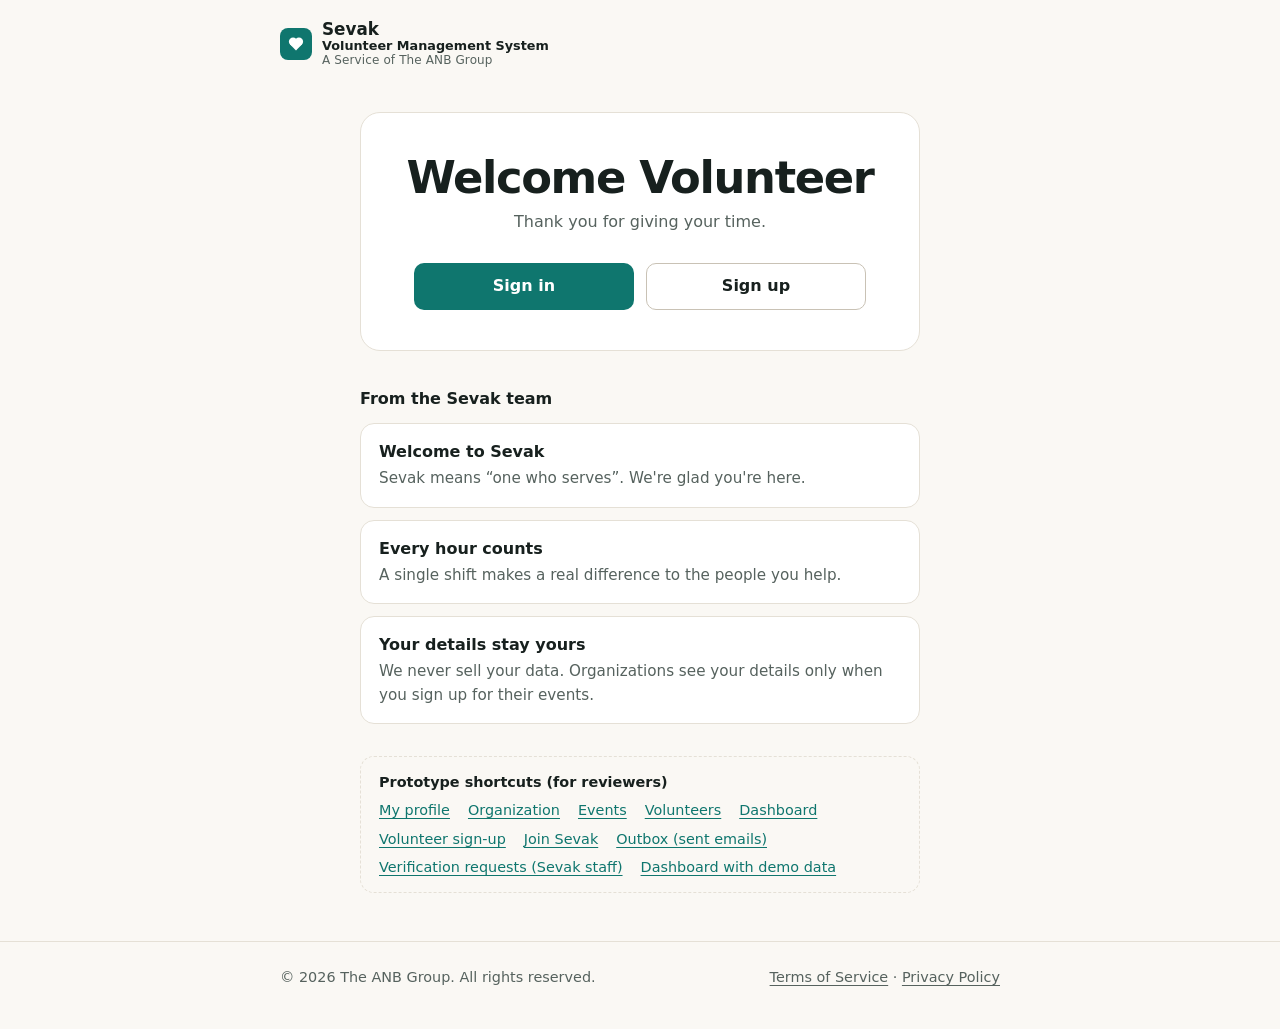
<file: index.html>
<!doctype html>
<html lang="en">
<head>
  <meta charset="utf-8">
  <meta name="viewport" content="width=device-width, initial-scale=1">
  <title>Sevak · Welcome Volunteer</title>
  <meta name="description" content="Sevak, a service of The ANB Group. Sign in or sign up to volunteer.">
  <meta name="color-scheme" content="light dark">
  <meta property="og:type" content="website">
  <meta property="og:title" content="Sevak · Welcome Volunteer">
  <meta property="og:description" content="Sign in or sign up to volunteer.">
  <link rel="icon" href="data:image/svg+xml,%3Csvg xmlns='http://www.w3.org/2000/svg' viewBox='0 0 24 24'%3E%3Crect width='24' height='24' rx='6' fill='%230f766e'/%3E%3Cg fill='%23fff' transform='translate(12 12) scale(.78) translate(-12 -12.4)'%3E%3Crect x='8' y='9' width='8' height='8' transform='rotate(45 12 13)'/%3E%3Ccircle cx='9.17' cy='10.17' r='4'/%3E%3Ccircle cx='14.83' cy='10.17' r='4'/%3E%3C/g%3E%3C/svg%3E">
  <script>
    // Registered and signed in (a profile saved in this browser, and not
    // signed out): go straight to the volunteer opportunities.
    (function () {
      try {
        var p = JSON.parse(localStorage.getItem("sevak.profile.v1") || "null");
        var signedOut = localStorage.getItem("sevak.signedOut.v1") === "true";
        if (p && p.email && !signedOut) location.replace("app/signup.html");
      } catch (e) { /* storage blocked: show the welcome page */ }
    })();
  </script>
  <link rel="stylesheet" href="app/app.css">
  <style>
    .welcome { width: min(560px, 100%); margin: 24px auto 0; }
    .welcome-sign {
      padding: 40px 28px;
      border: 1px solid var(--border);
      border-radius: 20px;
      background: var(--surface);
      text-align: center;
    }
    .welcome-sign h1 { margin: 0 0 8px; font-size: clamp(2rem, 7vw, 2.8rem); letter-spacing: -0.03em; line-height: 1.1; }
    .welcome-sign p { margin: 0 0 28px; color: var(--muted); }
    .welcome-actions { display: flex; flex-wrap: wrap; justify-content: center; gap: 12px; }
    .welcome-actions .btn { flex: 1 1 160px; max-width: 220px; text-decoration: none; }

    .feed { margin: 36px 0 8px; }
    .feed h2 { margin: 0 0 12px; font-size: 1rem; }
    .feed ul { margin: 0; padding: 0; list-style: none; display: grid; gap: 12px; }
    .feed li { padding: 16px 18px; border: 1px solid var(--border); border-radius: 14px; background: var(--surface); }
    .feed strong { display: block; margin-bottom: 2px; }
    .feed p { margin: 0; color: var(--muted); font-size: 0.95rem; }

    .shortcuts { margin: 32px 0 8px; padding: 14px 18px; border: 1px dashed var(--border); border-radius: 14px; font-size: 0.9rem; color: var(--muted); }
    .shortcuts h2 { margin: 0 0 6px; font-size: 0.9rem; color: var(--text); }
    .shortcuts ul { margin: 0; padding: 0; list-style: none; display: flex; flex-wrap: wrap; gap: 6px 18px; }
    .shortcuts a { color: var(--primary); text-underline-offset: 3px; }

    @media (max-width: 480px) {
      .welcome { margin-top: 8px; }
      .welcome-sign { padding: 32px 20px; }
      .welcome-actions .btn { max-width: none; }
    }
  </style>
</head>
<body>
  <header class="site-header">
    <div class="container">
      <span class="brand">
        <svg viewBox="0 0 24 24" aria-hidden="true">
          <rect width="24" height="24" rx="6" fill="#0f766e"/>
          <g fill="#fff" transform="translate(12 12) scale(.78) translate(-12 -12.4)">
            <rect x="8" y="9" width="8" height="8" transform="rotate(45 12 13)"/>
            <circle cx="9.17" cy="10.17" r="4"/>
            <circle cx="14.83" cy="10.17" r="4"/>
          </g>
        </svg>
        <span class="brand-text"><span class="brand-name">Sevak</span><span class="brand-subtitle">Volunteer Management System</span><span class="brand-tagline">A Service of The ANB Group</span></span>
      </span>
    </div>
  </header>

  <main class="container">
    <div class="welcome">
      <section class="welcome-sign" aria-labelledby="welcome-title">
        <h1 id="welcome-title">Welcome Volunteer</h1>
        <p>Thank you for giving your time.</p>
        <div class="welcome-actions">
          <a class="btn btn-primary" href="app/signin.html">Sign in</a>
          <a class="btn btn-secondary" href="app/join.html">Sign up</a>
        </div>
      </section>

      <section class="feed" aria-labelledby="feed-title">
        <h2 id="feed-title">From the Sevak team</h2>
        <ul>
          <li>
            <strong>Welcome to Sevak</strong>
            <p>Sevak means “one who serves”. We're glad you're here.</p>
          </li>
          <li>
            <strong>Every hour counts</strong>
            <p>A single shift makes a real difference to the people you help.</p>
          </li>
          <li>
            <strong>Your details stay yours</strong>
            <p>We never sell your data. Organizations see your details only when you sign up for their events.</p>
          </li>
        </ul>
      </section>
      <nav class="shortcuts" aria-labelledby="shortcuts-title">
        <h2 id="shortcuts-title">Prototype shortcuts (for reviewers)</h2>
        <ul>
          <li><a href="app/profile.html">My profile</a></li>
          <li><a href="app/organization.html">Organization</a></li>
          <li><a href="app/events.html">Events</a></li>
          <li><a href="app/volunteers.html">Volunteers</a></li>
          <li><a href="app/dashboard.html">Dashboard</a></li>
          <li><a href="app/signup.html">Volunteer sign-up</a></li>
          <li><a href="app/join.html">Join Sevak</a></li>
          <li><a href="app/outbox.html">Outbox (sent emails)</a></li>
          <li><a href="app/review.html">Verification requests (Sevak staff)</a></li>
          <li><a href="app/dashboard.html?demo=1">Dashboard with demo data</a></li>
        </ul>
      </nav>
    </div>
  </main>

  <footer class="site-footer">
    <div class="container">
      <span>© 2026 The ANB Group. All rights reserved.</span>
      <span><a href="terms.html">Terms of Service</a> · <a href="privacy.html">Privacy Policy</a></span>
    </div>
  </footer>
</body>
</html>
</file>
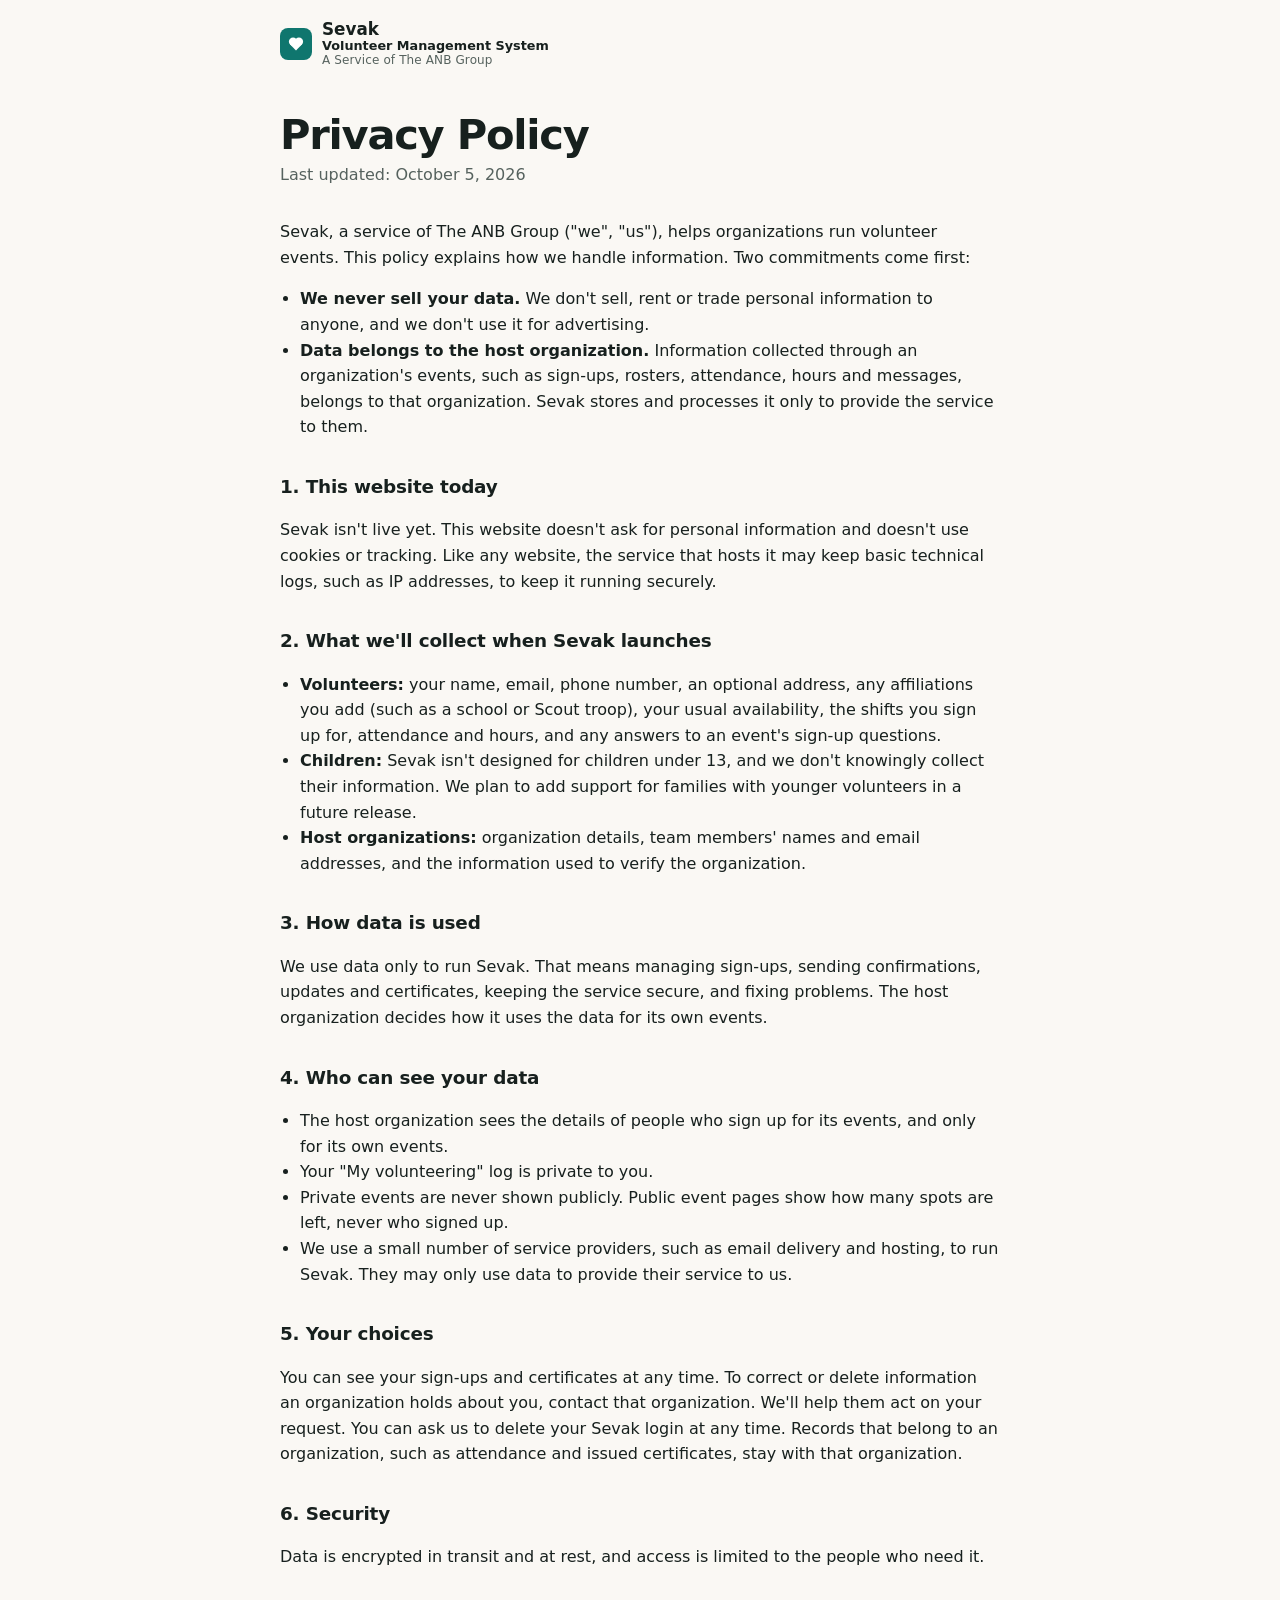
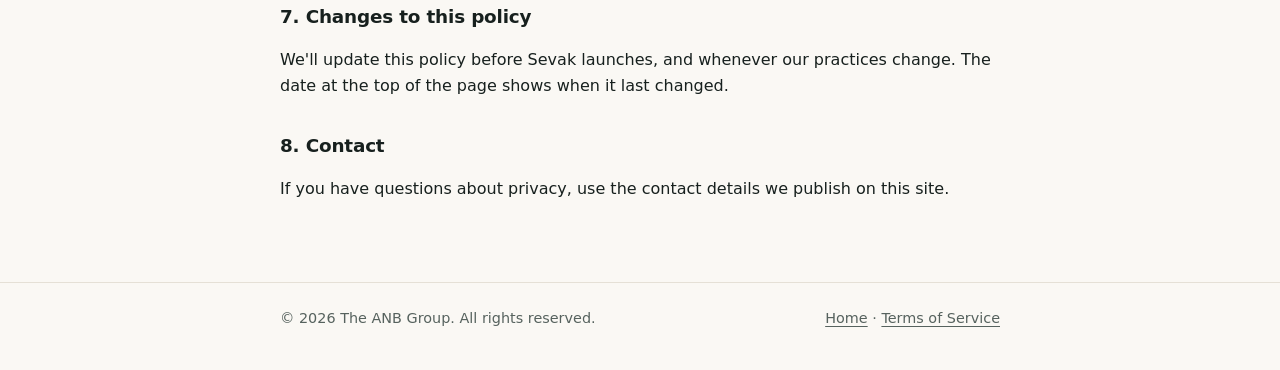
<file: privacy.html>
<!doctype html>
<html lang="en">
<head>
  <meta charset="utf-8">
  <meta name="viewport" content="width=device-width, initial-scale=1">
  <title>Privacy Policy · Sevak</title>
  <meta name="description" content="Privacy Policy for Sevak. We never sell your data, and data collected for an event belongs to the organization that hosts it.">
  <meta name="color-scheme" content="light dark">
  <link rel="icon" href="data:image/svg+xml,%3Csvg xmlns='http://www.w3.org/2000/svg' viewBox='0 0 24 24'%3E%3Crect width='24' height='24' rx='6' fill='%230f766e'/%3E%3Cg fill='%23fff' transform='translate(12 12) scale(.78) translate(-12 -12.4)'%3E%3Crect x='8' y='9' width='8' height='8' transform='rotate(45 12 13)'/%3E%3Ccircle cx='9.17' cy='10.17' r='4'/%3E%3Ccircle cx='14.83' cy='10.17' r='4'/%3E%3C/g%3E%3C/svg%3E">
  <style>
    :root {
      --bg: #faf8f4;
      --text: #17201e;
      --muted: #56625e;
      --border: #e5e0d6;
      --primary: #0f766e;
    }
    @media (prefers-color-scheme: dark) {
      :root:not([data-theme="light"]) {
        --bg: #0e1412;
        --text: #e8eeec;
        --muted: #9fb0ab;
        --border: #26322f;
        --primary: #2dd4bf;
      }
    }
    :root[data-theme="dark"] {
      --bg: #0e1412;
      --text: #e8eeec;
      --muted: #9fb0ab;
      --border: #26322f;
      --primary: #2dd4bf;
    }

    *, *::before, *::after { box-sizing: border-box; }

    body {
      margin: 0;
      font-family: ui-sans-serif, system-ui, -apple-system, "Segoe UI", Roboto, "Helvetica Neue", Arial, sans-serif;
      line-height: 1.6;
      color: var(--text);
      background: var(--bg);
      -webkit-font-smoothing: antialiased;
    }

    .container { width: min(720px, 100% - 32px); margin-inline: auto; }

    .site-header { padding-block: 20px; }
    .brand {
      display: inline-flex;
      align-items: center;
      gap: 10px;
      font-weight: 700;
      font-size: 1.05rem;
      color: inherit;
      text-decoration: none;
    }
    .brand svg { width: 32px; height: 32px; flex: none; }
    .brand-text { display: flex; flex-direction: column; line-height: 1.15; }
    .brand-name { font-weight: 700; font-size: 1.05rem; }
    .brand-subtitle { font-weight: 600; font-size: 0.8rem; }
    .brand-tagline { font-weight: 500; font-size: 0.75rem; color: var(--muted); letter-spacing: 0.01em; }

    main { padding-block: 24px 64px; }
    h1 { margin: 0 0 4px; font-size: clamp(2rem, 5vw, 2.6rem); letter-spacing: -0.03em; line-height: 1.1; }
    .updated { margin: 0 0 32px; color: var(--muted); }
    h2 { margin: 32px 0 8px; font-size: 1.15rem; letter-spacing: -0.01em; }
    p, li { color: var(--text); }
    ul { padding-left: 1.25rem; }
    a { color: var(--primary); text-underline-offset: 3px; }

    .site-footer {
      padding-block: 24px 40px;
      border-top: 1px solid var(--border);
      color: var(--muted);
      font-size: 0.9rem;
    }
    .site-footer .container { display: flex; flex-wrap: wrap; justify-content: space-between; gap: 8px 24px; }
    .site-footer a { color: inherit; }
    .site-footer a:hover { color: var(--text); }
  </style>
</head>
<body>
  <header class="site-header">
    <div class="container">
      <a class="brand" href="./">
        <svg viewBox="0 0 24 24" aria-hidden="true">
          <rect width="24" height="24" rx="6" fill="#0f766e"/>
          <g fill="#fff" transform="translate(12 12) scale(.78) translate(-12 -12.4)">
            <rect x="8" y="9" width="8" height="8" transform="rotate(45 12 13)"/>
            <circle cx="9.17" cy="10.17" r="4"/>
            <circle cx="14.83" cy="10.17" r="4"/>
          </g>
        </svg>
        <span class="brand-text"><span class="brand-name">Sevak</span><span class="brand-subtitle">Volunteer Management System</span><span class="brand-tagline">A Service of The ANB Group</span></span>
      </a>
    </div>
  </header>

  <main class="container">
    <h1>Privacy Policy</h1>
    <p class="updated">Last updated: October 5, 2026</p>

    <p>Sevak, a service of The ANB Group ("we", "us"), helps organizations run volunteer events. This policy explains how we handle information. Two commitments come first:</p>
    <ul>
      <li><strong>We never sell your data.</strong> We don't sell, rent or trade personal information to anyone, and we don't use it for advertising.</li>
      <li><strong>Data belongs to the host organization.</strong> Information collected through an organization's events, such as sign-ups, rosters, attendance, hours and messages, belongs to that organization. Sevak stores and processes it only to provide the service to them.</li>
    </ul>

    <h2>1. This website today</h2>
    <p>Sevak isn't live yet. This website doesn't ask for personal information and doesn't use cookies or tracking. Like any website, the service that hosts it may keep basic technical logs, such as IP addresses, to keep it running securely.</p>

    <h2>2. What we'll collect when Sevak launches</h2>
    <ul>
      <li><strong>Volunteers:</strong> your name, email, phone number, an optional address, any affiliations you add (such as a school or Scout troop), your usual availability, the shifts you sign up for, attendance and hours, and any answers to an event's sign-up questions.</li>
      <li><strong>Children:</strong> Sevak isn't designed for children under 13, and we don't knowingly collect their information. We plan to add support for families with younger volunteers in a future release.</li>
      <li><strong>Host organizations:</strong> organization details, team members' names and email addresses, and the information used to verify the organization.</li>
    </ul>

    <h2>3. How data is used</h2>
    <p>We use data only to run Sevak. That means managing sign-ups, sending confirmations, updates and certificates, keeping the service secure, and fixing problems. The host organization decides how it uses the data for its own events.</p>

    <h2>4. Who can see your data</h2>
    <ul>
      <li>The host organization sees the details of people who sign up for its events, and only for its own events.</li>
      <li>Your "My volunteering" log is private to you.</li>
      <li>Private events are never shown publicly. Public event pages show how many spots are left, never who signed up.</li>
      <li>We use a small number of service providers, such as email delivery and hosting, to run Sevak. They may only use data to provide their service to us.</li>
    </ul>

    <h2>5. Your choices</h2>
    <p>You can see your sign-ups and certificates at any time. To correct or delete information an organization holds about you, contact that organization. We'll help them act on your request. You can ask us to delete your Sevak login at any time. Records that belong to an organization, such as attendance and issued certificates, stay with that organization.</p>

    <h2>6. Security</h2>
    <p>Data is encrypted in transit and at rest, and access is limited to the people who need it.</p>

    <h2>7. Changes to this policy</h2>
    <p>We'll update this policy before Sevak launches, and whenever our practices change. The date at the top of the page shows when it last changed.</p>

    <h2>8. Contact</h2>
    <p>If you have questions about privacy, use the contact details we publish on this site.</p>
  </main>

  <footer class="site-footer">
    <div class="container">
      <span>© 2026 The ANB Group. All rights reserved.</span>
      <span><a href="./">Home</a> · <a href="terms.html">Terms of Service</a></span>
    </div>
  </footer>
</body>
</html>
</file>
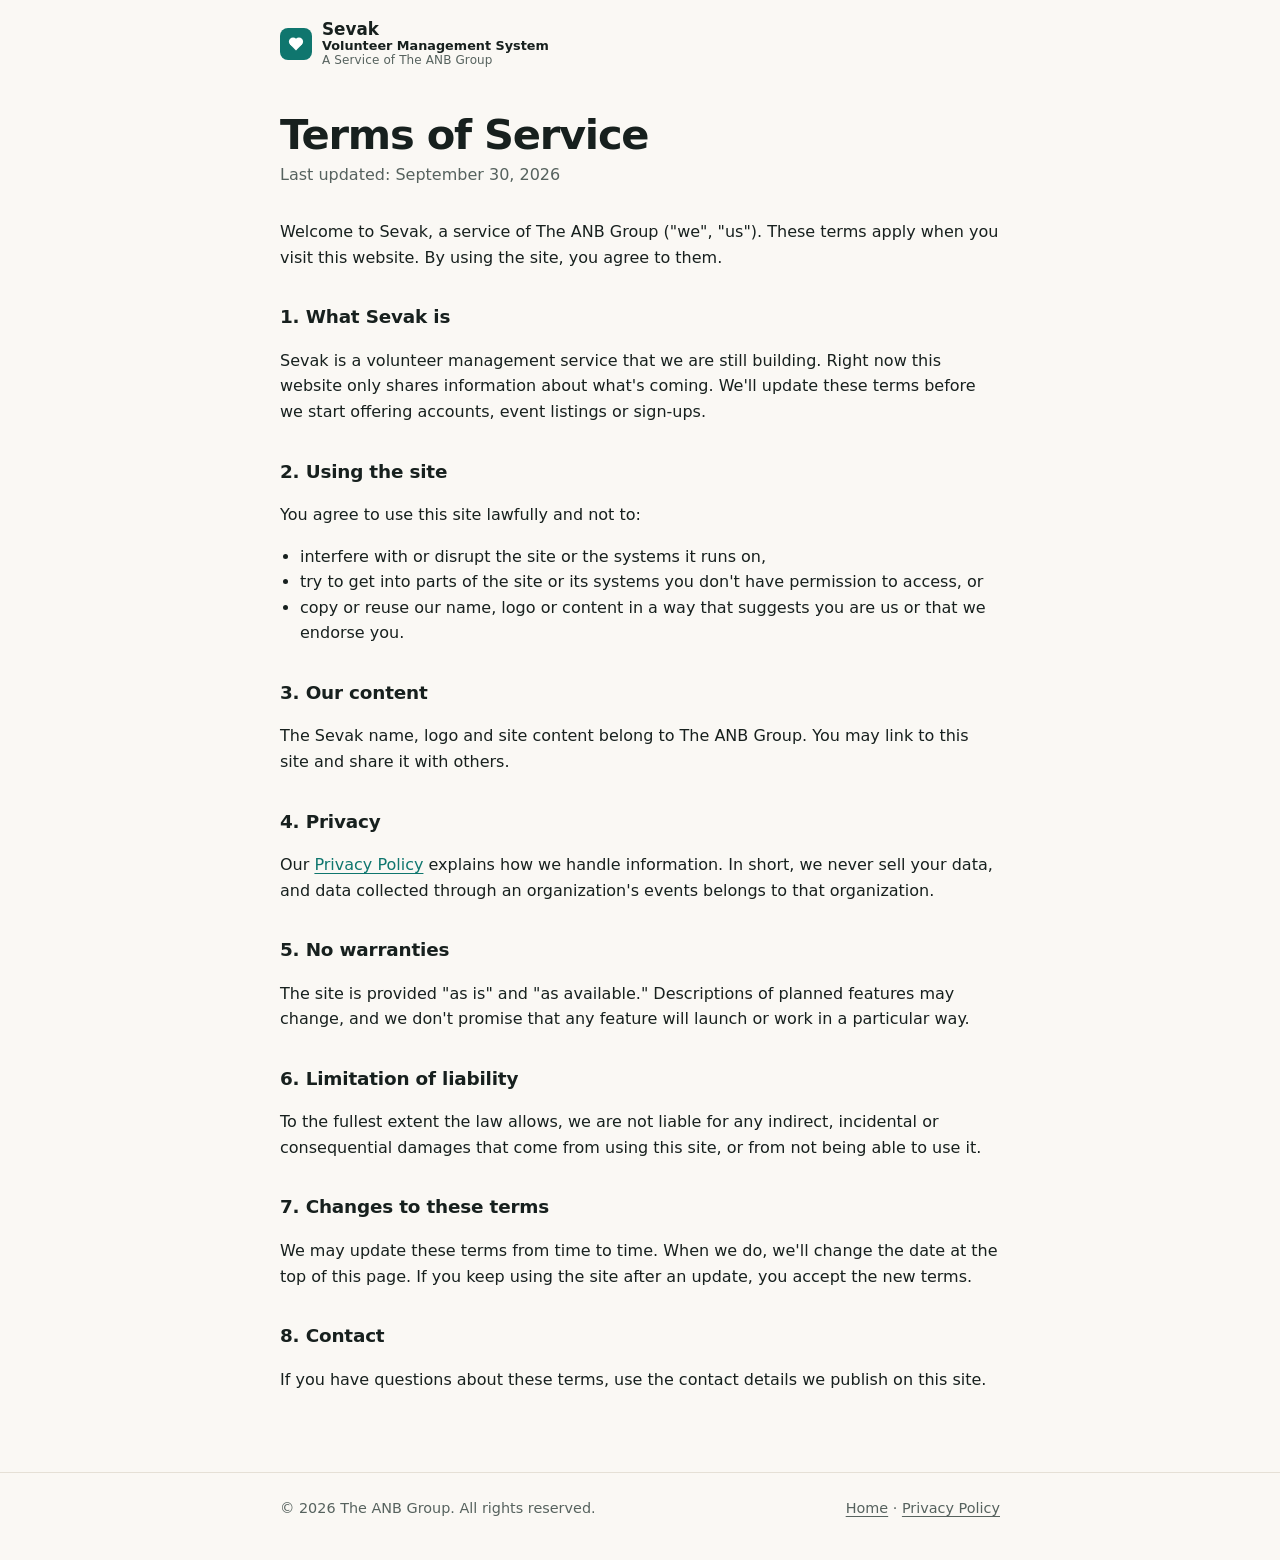
<file: terms.html>
<!doctype html>
<html lang="en">
<head>
  <meta charset="utf-8">
  <meta name="viewport" content="width=device-width, initial-scale=1">
  <title>Terms of Service · Sevak</title>
  <meta name="description" content="Terms of Service for Sevak.">
  <meta name="color-scheme" content="light dark">
  <link rel="icon" href="data:image/svg+xml,%3Csvg xmlns='http://www.w3.org/2000/svg' viewBox='0 0 24 24'%3E%3Crect width='24' height='24' rx='6' fill='%230f766e'/%3E%3Cg fill='%23fff' transform='translate(12 12) scale(.78) translate(-12 -12.4)'%3E%3Crect x='8' y='9' width='8' height='8' transform='rotate(45 12 13)'/%3E%3Ccircle cx='9.17' cy='10.17' r='4'/%3E%3Ccircle cx='14.83' cy='10.17' r='4'/%3E%3C/g%3E%3C/svg%3E">
  <style>
    :root {
      --bg: #faf8f4;
      --text: #17201e;
      --muted: #56625e;
      --border: #e5e0d6;
      --primary: #0f766e;
    }
    @media (prefers-color-scheme: dark) {
      :root:not([data-theme="light"]) {
        --bg: #0e1412;
        --text: #e8eeec;
        --muted: #9fb0ab;
        --border: #26322f;
        --primary: #2dd4bf;
      }
    }
    :root[data-theme="dark"] {
      --bg: #0e1412;
      --text: #e8eeec;
      --muted: #9fb0ab;
      --border: #26322f;
      --primary: #2dd4bf;
    }

    *, *::before, *::after { box-sizing: border-box; }

    body {
      margin: 0;
      font-family: ui-sans-serif, system-ui, -apple-system, "Segoe UI", Roboto, "Helvetica Neue", Arial, sans-serif;
      line-height: 1.6;
      color: var(--text);
      background: var(--bg);
      -webkit-font-smoothing: antialiased;
    }

    .container { width: min(720px, 100% - 32px); margin-inline: auto; }

    .site-header { padding-block: 20px; }
    .brand {
      display: inline-flex;
      align-items: center;
      gap: 10px;
      font-weight: 700;
      font-size: 1.05rem;
      color: inherit;
      text-decoration: none;
    }
    .brand svg { width: 32px; height: 32px; flex: none; }
    .brand-text { display: flex; flex-direction: column; line-height: 1.15; }
    .brand-name { font-weight: 700; font-size: 1.05rem; }
    .brand-subtitle { font-weight: 600; font-size: 0.8rem; }
    .brand-tagline { font-weight: 500; font-size: 0.75rem; color: var(--muted); letter-spacing: 0.01em; }

    main { padding-block: 24px 64px; }
    h1 { margin: 0 0 4px; font-size: clamp(2rem, 5vw, 2.6rem); letter-spacing: -0.03em; line-height: 1.1; }
    .updated { margin: 0 0 32px; color: var(--muted); }
    h2 { margin: 32px 0 8px; font-size: 1.15rem; letter-spacing: -0.01em; }
    p, li { color: var(--text); }
    ul { padding-left: 1.25rem; }
    a { color: var(--primary); text-underline-offset: 3px; }

    .site-footer {
      padding-block: 24px 40px;
      border-top: 1px solid var(--border);
      color: var(--muted);
      font-size: 0.9rem;
    }
    .site-footer .container { display: flex; flex-wrap: wrap; justify-content: space-between; gap: 8px 24px; }
    .site-footer a { color: inherit; }
    .site-footer a:hover { color: var(--text); }
  </style>
</head>
<body>
  <header class="site-header">
    <div class="container">
      <a class="brand" href="./">
        <svg viewBox="0 0 24 24" aria-hidden="true">
          <rect width="24" height="24" rx="6" fill="#0f766e"/>
          <g fill="#fff" transform="translate(12 12) scale(.78) translate(-12 -12.4)">
            <rect x="8" y="9" width="8" height="8" transform="rotate(45 12 13)"/>
            <circle cx="9.17" cy="10.17" r="4"/>
            <circle cx="14.83" cy="10.17" r="4"/>
          </g>
        </svg>
        <span class="brand-text"><span class="brand-name">Sevak</span><span class="brand-subtitle">Volunteer Management System</span><span class="brand-tagline">A Service of The ANB Group</span></span>
      </a>
    </div>
  </header>

  <main class="container">
    <h1>Terms of Service</h1>
    <p class="updated">Last updated: September 30, 2026</p>

    <p>Welcome to Sevak, a service of The ANB Group ("we", "us"). These terms apply when you visit this website. By using the site, you agree to them.</p>

    <h2>1. What Sevak is</h2>
    <p>Sevak is a volunteer management service that we are still building. Right now this website only shares information about what's coming. We'll update these terms before we start offering accounts, event listings or sign-ups.</p>

    <h2>2. Using the site</h2>
    <p>You agree to use this site lawfully and not to:</p>
    <ul>
      <li>interfere with or disrupt the site or the systems it runs on,</li>
      <li>try to get into parts of the site or its systems you don't have permission to access, or</li>
      <li>copy or reuse our name, logo or content in a way that suggests you are us or that we endorse you.</li>
    </ul>

    <h2>3. Our content</h2>
    <p>The Sevak name, logo and site content belong to The ANB Group. You may link to this site and share it with others.</p>

    <h2>4. Privacy</h2>
    <p>Our <a href="privacy.html">Privacy Policy</a> explains how we handle information. In short, we never sell your data, and data collected through an organization's events belongs to that organization.</p>

    <h2>5. No warranties</h2>
    <p>The site is provided "as is" and "as available." Descriptions of planned features may change, and we don't promise that any feature will launch or work in a particular way.</p>

    <h2>6. Limitation of liability</h2>
    <p>To the fullest extent the law allows, we are not liable for any indirect, incidental or consequential damages that come from using this site, or from not being able to use it.</p>

    <h2>7. Changes to these terms</h2>
    <p>We may update these terms from time to time. When we do, we'll change the date at the top of this page. If you keep using the site after an update, you accept the new terms.</p>

    <h2>8. Contact</h2>
    <p>If you have questions about these terms, use the contact details we publish on this site.</p>
  </main>

  <footer class="site-footer">
    <div class="container">
      <span>© 2026 The ANB Group. All rights reserved.</span>
      <span><a href="./">Home</a> · <a href="privacy.html">Privacy Policy</a></span>
    </div>
  </footer>
</body>
</html>
</file>
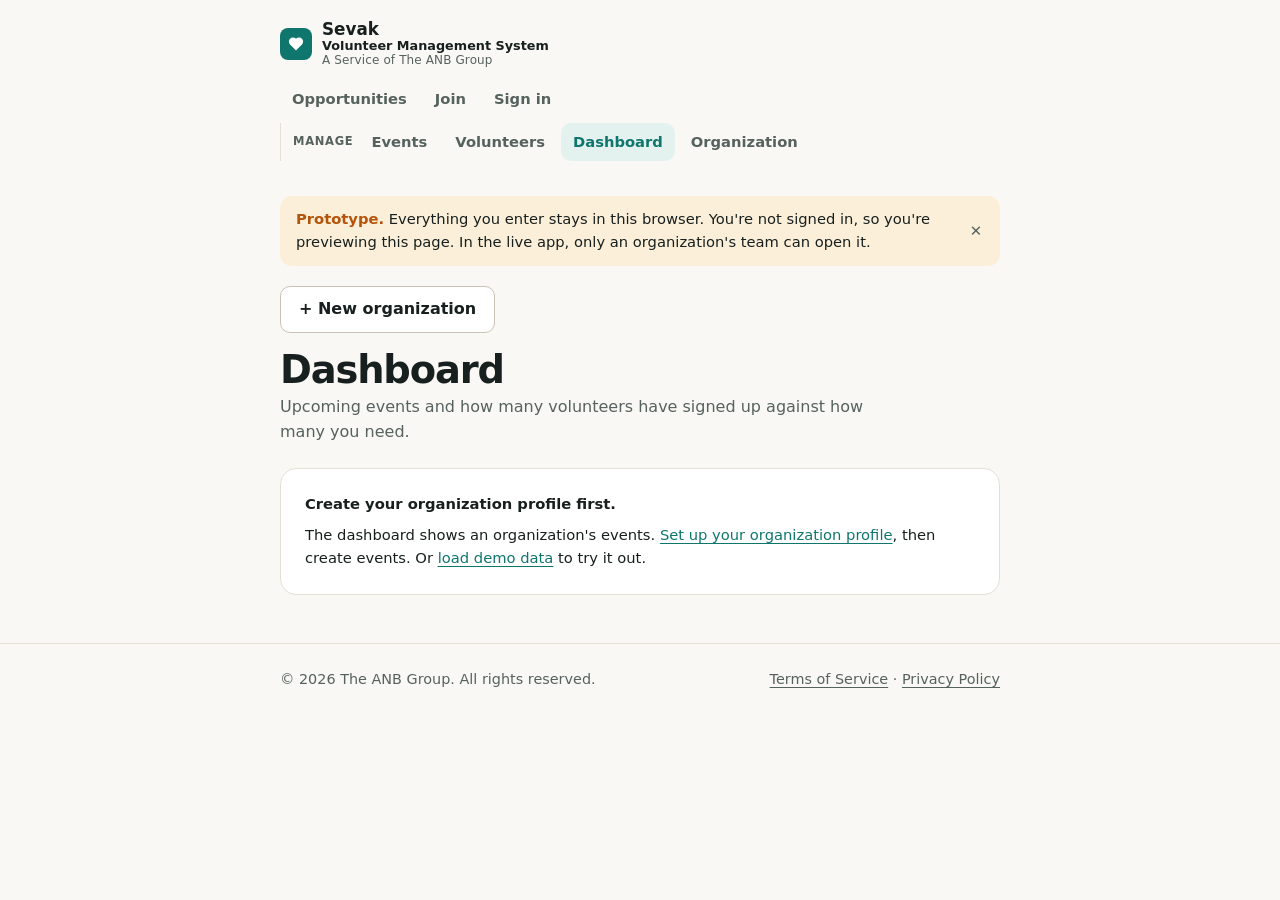
<file: app/dashboard.html>
<!doctype html>
<html lang="en">
<head>
  <meta charset="utf-8">
  <meta name="viewport" content="width=device-width, initial-scale=1">
  <title>Dashboard · Sevak</title>
  <meta name="robots" content="noindex">
  <meta name="color-scheme" content="light dark">
  <link rel="icon" href="data:image/svg+xml,%3Csvg xmlns='http://www.w3.org/2000/svg' viewBox='0 0 24 24'%3E%3Crect width='24' height='24' rx='6' fill='%230f766e'/%3E%3Cg fill='%23fff' transform='translate(12 12) scale(.78) translate(-12 -12.4)'%3E%3Crect x='8' y='9' width='8' height='8' transform='rotate(45 12 13)'/%3E%3Ccircle cx='9.17' cy='10.17' r='4'/%3E%3Ccircle cx='14.83' cy='10.17' r='4'/%3E%3C/g%3E%3C/svg%3E">
  <link rel="stylesheet" href="app.css">
  <script src="countries.js" defer></script>
  <script src="forms.js" defer></script>
  <script src="orgs-store.js" defer></script>
  <script src="events-store.js" defer></script>
  <script src="signups-store.js" defer></script>
  <script src="demo-data.js" defer></script>
  <script src="members-store.js" defer></script>
  <script src="nav.js" defer></script>
  <script src="dashboard.js" defer></script>
</head>
<body>
  <header class="site-header">
    <div class="container header-row">
      <a class="brand" href="../">
        <svg viewBox="0 0 24 24" aria-hidden="true">
          <rect width="24" height="24" rx="6" fill="#0f766e"/>
          <g fill="#fff" transform="translate(12 12) scale(.78) translate(-12 -12.4)">
            <rect x="8" y="9" width="8" height="8" transform="rotate(45 12 13)"/>
            <circle cx="9.17" cy="10.17" r="4"/>
            <circle cx="14.83" cy="10.17" r="4"/>
          </g>
        </svg>
        <span class="brand-text"><span class="brand-name">Sevak</span><span class="brand-subtitle">Volunteer Management System</span><span class="brand-tagline">A Service of The ANB Group</span></span>
      </a>
      <nav class="app-nav" id="app-nav" aria-label="Main"></nav>
    </div>
  </header>

  <main class="container">
    <p class="banner"><strong>Prototype.</strong> Everything you enter stays in this browser.</p>

    <div id="org-switcher"></div>
    <section class="org-context" id="org-context" aria-label="Organization" hidden></section>

    <h1 class="page-title">Dashboard</h1>
    <p class="page-intro">Upcoming events and how many volunteers have signed up against how many you need.</p>

    <div class="section notice notice-warn" id="no-org" hidden>
      <p><strong>Create your organization profile first.</strong></p>
      <p>The dashboard shows an organization's events. <a href="organization.html">Set up your organization profile</a>, then create events. Or <a href="dashboard.html?demo=1">load demo data</a> to try it out.</p>
    </div>

    <div id="dashboard" hidden>
      <!-- Filters scope everything below them. -->
      <div class="filter-row" role="group" aria-label="Filters">
        <div class="field">
          <label for="range">Dates</label>
          <select id="range">
            <option value="7">Next 7 days</option>
            <option value="30">Next 30 days</option>
            <option value="90">Next 90 days</option>
            <option value="all" selected>All upcoming</option>
          </select>
        </div>
        <div class="field">
          <label for="status-filter">Status</label>
          <select id="status-filter">
            <option value="all" selected>Published and drafts</option>
            <option value="published">Published only</option>
            <option value="draft">Drafts only</option>
          </select>
        </div>
      </div>

      <div class="kpi-row" id="kpis">
        <div class="kpi"><p class="kpi-label">Upcoming events</p><p class="kpi-value" id="kpi-events">0</p></div>
        <div class="kpi"><p class="kpi-label">Volunteers required</p><p class="kpi-value" id="kpi-required">0</p></div>
        <div class="kpi"><p class="kpi-label">Enrolled</p><p class="kpi-value" id="kpi-enrolled">0</p></div>
        <div class="kpi"><p class="kpi-label">Spots still open</p><p class="kpi-value" id="kpi-open">0</p></div>
      </div>

      <div class="section fill-card">
        <div class="fill-head">
          <p class="kpi-label">Overall fill</p>
          <p class="fill-value"><span id="fill-pct">0%</span> <span class="fill-note" id="fill-note"></span></p>
        </div>
        <div class="meter" id="overall-meter" role="img" aria-label="">
          <span class="meter-fill" id="overall-fill"></span>
        </div>
      </div>

      <section class="section chart-card" aria-labelledby="chart-title">
        <div class="section-head">
          <h2 class="section-title" id="chart-title">Volunteers required vs enrolled</h2>
          <div class="view-toggle" role="group" aria-label="View">
            <button type="button" class="view-btn" id="view-chart" aria-pressed="true">Chart</button>
            <button type="button" class="view-btn" id="view-table" aria-pressed="false">Table</button>
          </div>
        </div>
        <div class="legend" aria-hidden="true">
          <span><i class="swatch swatch-enrolled"></i>Enrolled</span>
          <span><i class="swatch swatch-required"></i>Required</span>
        </div>

        <div id="chart-view">
          <ol class="bars" id="bars"></ol>
        </div>
        <div id="table-view" hidden>
          <div class="table-wrap">
            <table class="data-table">
              <thead>
                <tr><th scope="col">Event</th><th scope="col">Dates</th><th scope="col" class="num">Required</th><th scope="col" class="num">Enrolled</th><th scope="col" class="num">Open</th><th scope="col" class="num">Filled</th></tr>
              </thead>
              <tbody id="table-body"></tbody>
            </table>
          </div>
        </div>
        <p class="empty" id="dash-empty" hidden></p>
        <div class="tooltip" id="tooltip" role="tooltip" hidden></div>
      </section>

      <section class="section sample-card" aria-labelledby="sample-title">
        <h2 class="section-title" id="sample-title">Test data</h2>
        <p class="section-help"><strong>Demo data</strong> adds two organizations. <em>Riverside Community Arts (demo)</em> has two main events and their sub-events, standalone events, roles and shifts, sign-ups at different levels, volunteers, two requests to join and an invitation; if you're signed in, you're its Admin. <em>Eastside Food Pantry (demo)</em> has two events and isn't yours, so you can try joining it with the code PANTRY. Loading again resets the demo; your own organizations and events aren't changed. You can also open <a href="dashboard.html?demo=1">dashboard.html?demo=1</a> to load it.</p>
        <div class="fill-row">
          <button type="button" class="btn btn-secondary btn-small" id="load-demo">Load demo data</button>
          <button type="button" class="btn btn-danger-link" id="remove-demo" hidden>Remove demo data</button>
        </div>
        <p class="section-help" style="margin-top:16px"><strong>Sample sign-ups</strong> add made-up volunteers to this organization's upcoming events. They're marked as samples and can be removed at any time.</p>
        <div class="fill-row">
          <button type="button" class="btn btn-secondary btn-small" id="add-samples">Add sample sign-ups</button>
          <button type="button" class="btn btn-danger-link" id="remove-samples" hidden>Remove sample sign-ups</button>
        </div>
        <p class="status" id="sample-status" role="status" aria-live="polite"></p>
      </section>
    </div>
  </main>

  <footer class="site-footer">
    <div class="container">
      <span>© 2026 The ANB Group. All rights reserved.</span>
      <span><a href="../terms.html">Terms of Service</a> · <a href="../privacy.html">Privacy Policy</a></span>
    </div>
  </footer>
</body>
</html>
</file>
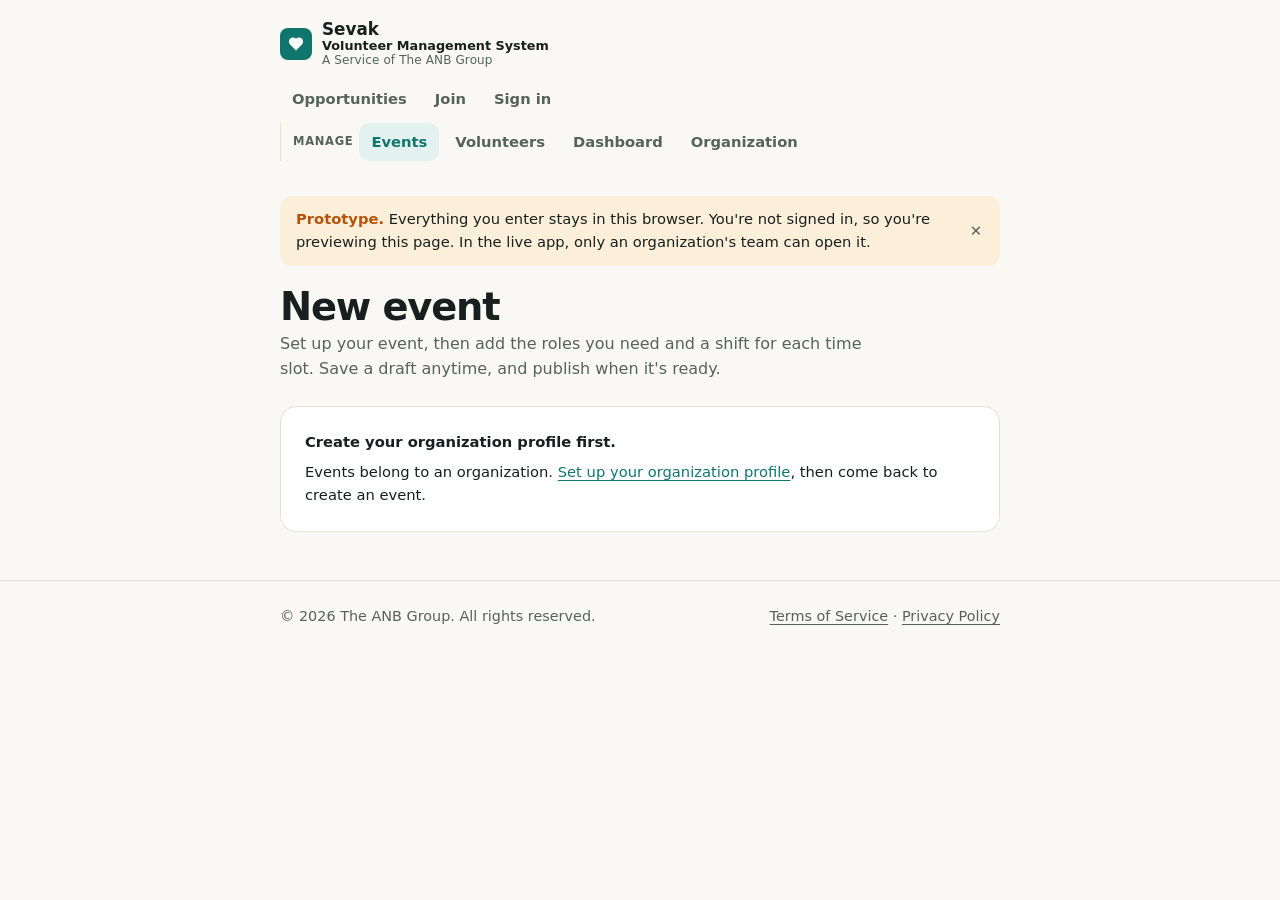
<file: app/event.html>
<!doctype html>
<html lang="en">
<head>
  <meta charset="utf-8">
  <meta name="viewport" content="width=device-width, initial-scale=1">
  <title>Event · Sevak</title>
  <meta name="robots" content="noindex">
  <meta name="color-scheme" content="light dark">
  <link rel="icon" href="data:image/svg+xml,%3Csvg xmlns='http://www.w3.org/2000/svg' viewBox='0 0 24 24'%3E%3Crect width='24' height='24' rx='6' fill='%230f766e'/%3E%3Cg fill='%23fff' transform='translate(12 12) scale(.78) translate(-12 -12.4)'%3E%3Crect x='8' y='9' width='8' height='8' transform='rotate(45 12 13)'/%3E%3Ccircle cx='9.17' cy='10.17' r='4'/%3E%3Ccircle cx='14.83' cy='10.17' r='4'/%3E%3C/g%3E%3C/svg%3E">
  <link rel="stylesheet" href="app.css">
  <script src="countries.js" defer></script>
  <script src="forms.js" defer></script>
  <script src="orgs-store.js" defer></script>
  <script src="events-store.js" defer></script>
  <script src="signups-store.js" defer></script>
  <script src="documents.js" defer></script>
  <script src="members-store.js" defer></script>
  <script src="nav.js" defer></script>
  <script src="event.js" defer></script>
</head>
<body>
  <header class="site-header">
    <div class="container header-row">
      <a class="brand" href="../">
        <svg viewBox="0 0 24 24" aria-hidden="true">
          <rect width="24" height="24" rx="6" fill="#0f766e"/>
          <g fill="#fff" transform="translate(12 12) scale(.78) translate(-12 -12.4)">
            <rect x="8" y="9" width="8" height="8" transform="rotate(45 12 13)"/>
            <circle cx="9.17" cy="10.17" r="4"/>
            <circle cx="14.83" cy="10.17" r="4"/>
          </g>
        </svg>
        <span class="brand-text"><span class="brand-name">Sevak</span><span class="brand-subtitle">Volunteer Management System</span><span class="brand-tagline">A Service of The ANB Group</span></span>
      </a>
      <nav class="app-nav" id="app-nav" aria-label="Main"></nav>
    </div>
  </header>

  <main class="container">
    <p class="banner"><strong>Prototype.</strong> Everything you enter stays in this browser.</p>

    <section class="org-context" id="org-context" aria-label="Organization" hidden></section>

    <p class="breadcrumb"><a href="events.html" id="back-link">← <span id="org-name-crumb">Organization</span></a></p>
    <h1 class="page-title" id="page-title">New event</h1>
    <p class="volunteer-link-row" id="volunteer-link-row" hidden><a id="volunteer-link" target="_blank" rel="noopener">Open the volunteer sign-up page ↗</a> <span class="hint" id="volunteer-link-hint"></span></p>
    <p class="page-intro">Set up your event, then add the roles you need and a shift for each time slot. Save a draft anytime, and publish when it's ready.</p>

    <div class="section notice notice-warn" id="no-org" hidden>
      <p><strong>Create your organization profile first.</strong></p>
      <p>Events belong to an organization. <a href="organization.html">Set up your organization profile</a>, then come back to create an event.</p>
    </div>

    <div class="section notice notice-warn inactive-note" id="inactive-note" hidden>
      <p><strong>This event is inactive.</strong> It's hidden from volunteers, the Events list and the dashboard. Its sign-ups and documents are kept.</p>
      <p><button type="button" class="btn btn-secondary btn-small" id="reactivate">Reactivate event</button></p>
    </div>

    <div class="tabs" role="tablist" aria-label="Event sections" id="event-tabs">
      <button type="button" class="tab" role="tab" id="tab-details" aria-controls="event-form" aria-selected="true">Event details</button>
      <button type="button" class="tab" role="tab" id="tab-documents" aria-controls="panel-documents" aria-selected="false" tabindex="-1">Documents</button>
    </div>

    <form id="event-form" class="tab-panel" role="tabpanel" aria-labelledby="tab-details" novalidate>
      <!-- Details -->
      <fieldset class="section">
        <legend>Event details</legend>
        <div class="stack">
          <div class="field" id="main-field">
            <label for="mainEventId">Part of a main event? <span class="optional">(optional)</span></label>
            <select id="mainEventId"></select>
            <p class="hint">Use a main event to group related events, such as a festival and its rehearsals. <a href="main-event.html" id="new-main-link">Create a main event</a></p>
          </div>
          <div class="field">
            <label for="title">Event name</label>
            <input id="title" type="text" required maxlength="120" placeholder="e.g. Community Food Drive">
            <p class="error" id="title-error"></p>
          </div>
          <div class="field">
            <label for="description">Description <span class="optional">(optional)</span></label>
            <textarea id="description" maxlength="2000" aria-describedby="description-hint"></textarea>
            <div class="field-footer">
              <p class="hint" id="description-hint">What's happening, who it helps, and anything volunteers should know.</p>
              <p class="counter" id="description-counter" aria-live="polite">0 / 2000</p>
            </div>
          </div>
        </div>
      </fieldset>

      <!-- When -->
      <fieldset class="section">
        <legend>When</legend>
        <p class="section-help">For a one-day event, use the same start and end date. Events can run for up to 31 days.</p>
        <div class="grid">
          <div class="field">
            <label for="startDate">Start date</label>
            <input id="startDate" type="date" required>
            <p class="error" id="startDate-error"></p>
          </div>
          <div class="field">
            <label for="endDate">End date</label>
            <input id="endDate" type="date" required>
            <p class="error" id="endDate-error"></p>
          </div>
          <div class="field span-2">
            <label for="timezone">Time zone</label>
            <select id="timezone"></select>
            <p class="hint">Shift times are shown to volunteers in this time zone.</p>
          </div>
        </div>
      </fieldset>

      <!-- Where -->
      <fieldset class="section">
        <legend>Where</legend>
        <div class="choices">
          <label class="choice"><input type="radio" name="locationType" value="in-person" checked><span><strong>In person</strong><small>At a venue or address</small></span></label>
          <label class="choice"><input type="radio" name="locationType" value="online"><span><strong>Online</strong><small>Volunteers join remotely</small></span></label>
        </div>

        <div id="in-person-fields" style="margin-top:16px">
          <button type="button" class="btn btn-secondary btn-small" id="use-org-address" hidden>Use our organization's address</button>
          <div class="grid" style="margin-top:12px">
            <div class="field span-2">
              <label for="venue">Venue name <span class="optional">(optional)</span></label>
              <input id="venue" type="text" maxlength="120" placeholder="e.g. Riverside Community Center">
            </div>
            <div class="field span-2">
              <label for="country">Country or region</label>
              <select id="country" required></select>
              <p class="error" id="country-error"></p>
            </div>
            <div class="field span-2">
              <label for="addressLine1">Street address</label>
              <input id="addressLine1" type="text" required maxlength="120">
              <p class="error" id="addressLine1-error"></p>
            </div>
            <div class="field">
              <label for="city">City or town</label>
              <input id="city" type="text" required maxlength="80">
              <p class="error" id="city-error"></p>
            </div>
            <div class="field">
              <label for="state">State, province or region <span class="optional">(if used)</span></label>
              <input id="state" type="text" maxlength="60">
            </div>
            <div class="field">
              <label for="postalCode">Postal code <span class="optional">(if used)</span></label>
              <input id="postalCode" type="text" maxlength="12" data-postal data-country="country">
              <p class="error" id="postalCode-error"></p>
            </div>
          </div>
        </div>

        <div class="field" id="online-fields" style="margin-top:16px" hidden>
          <label for="onlineUrl">Meeting link <span class="optional">(optional)</span></label>
          <input id="onlineUrl" type="url" inputmode="url" maxlength="300" placeholder="https://…">
          <p class="hint">Only volunteers who sign up will see this link.</p>
          <p class="error" id="onlineUrl-error"></p>
        </div>
      </fieldset>

      <!-- Roles and shifts -->
      <section class="section" aria-labelledby="roles-title">
        <h2 class="section-title" id="roles-title">Roles and shifts</h2>
        <p class="section-help">Add each job volunteers will do, then the time slots (shifts) for it and how many people you need in each.</p>
        <p class="summary" id="roles-summary" aria-live="polite"></p>
        <div class="stack" id="role-list"></div>
        <p class="error" id="roles-error"></p>
        <button type="button" class="btn btn-secondary" id="add-role" style="margin-top:12px">+ Add a role</button>
      </section>

      <!-- Visibility -->
      <fieldset class="section">
        <legend>Who can see this event?</legend>
        <div class="choices choices-wide">
          <label class="choice"><input type="radio" name="visibility" value="public" checked><span><strong>Public</strong><small>Listed on Sevak and in search results, so anyone can find it and sign up</small></span></label>
          <label class="choice"><input type="radio" name="visibility" value="private"><span><strong>Private</strong><small>Not listed anywhere. Only people you share the link with, or invite by email, text or WhatsApp, can see it</small></span></label>
        </div>
        <p class="notice notice-warn" id="unverified-note" style="margin-top:12px" hidden><span id="unverified-text">Your organization isn't verified yet, so this event will stay private until it is. You can still share its link.</span> <a href="organization.html" id="unverified-link">Get verified</a></p>
      </fieldset>

      <div class="save-bar">
        <p class="status" id="status" role="status" aria-live="polite"></p>
        <div style="display:flex; gap:12px 16px; align-items:center; flex-wrap:wrap">
          <span class="hint" id="delete-hint" hidden>Only admins can delete events.</span>
          <button type="button" class="btn btn-danger-link" id="delete-event" hidden>Delete event</button>
          <button type="button" class="btn btn-link" id="deactivate" hidden>Make inactive</button>
          <button type="button" class="btn btn-secondary" id="save-draft">Save draft</button>
          <button type="submit" class="btn btn-primary" id="publish">Publish</button>
        </div>
      </div>
    </form>

    <section class="section tab-panel is-hidden" role="tabpanel" id="panel-documents" aria-labelledby="tab-documents"></section>

    <template id="role-template">
      <div class="member role-card">
        <div class="member-head">
          <h3>Role</h3>
          <button type="button" class="btn btn-danger-link remove-role">Remove role</button>
        </div>
        <div class="grid">
          <div class="field span-2">
            <label>Role name</label>
            <input data-key="name" type="text" required maxlength="80" placeholder="e.g. Setup crew">
            <p class="error"></p>
          </div>
          <div class="field">
            <label>Description <span class="optional">(optional)</span></label>
            <input data-key="description" type="text" maxlength="300" placeholder="What they'll do">
          </div>
          <div class="field">
            <label>What to bring or know <span class="optional">(optional)</span></label>
            <input data-key="bring" type="text" maxlength="300" placeholder="e.g. Closed-toe shoes">
          </div>
        </div>

        <h4 class="shifts-title">Shifts</h4>
        <div class="shift-list"></div>
        <p class="error shifts-error"></p>
        <div class="fill-row" style="margin-top:8px">
          <button type="button" class="btn btn-secondary btn-small add-shift">+ Add a shift</button>
          <button type="button" class="btn btn-secondary btn-small copy-shifts" hidden>Copy first day's shifts to every day</button>
        </div>
      </div>
    </template>

    <template id="shift-template">
      <div class="shift-row">
        <div class="field">
          <label>Day</label>
          <select data-key="date" required></select>
          <p class="error"></p>
        </div>
        <div class="field">
          <label>Starts</label>
          <input data-key="start" type="time" required>
          <p class="error"></p>
        </div>
        <div class="field">
          <label>Ends</label>
          <input data-key="end" type="time" required>
          <p class="error"></p>
        </div>
        <div class="field">
          <label>Volunteers</label>
          <input data-key="capacity" type="number" inputmode="numeric" min="1" max="999" step="1" required>
          <p class="error"></p>
        </div>
        <button type="button" class="btn btn-secondary remove-shift" aria-label="Remove shift" title="Remove shift"><span aria-hidden="true">✕</span><span class="remove-label" aria-hidden="true">Remove</span></button>
      </div>
    </template>
  </main>

  <footer class="site-footer">
    <div class="container">
      <span>© 2026 The ANB Group. All rights reserved.</span>
      <span><a href="../terms.html">Terms of Service</a> · <a href="../privacy.html">Privacy Policy</a></span>
    </div>
  </footer>
</body>
</html>
</file>
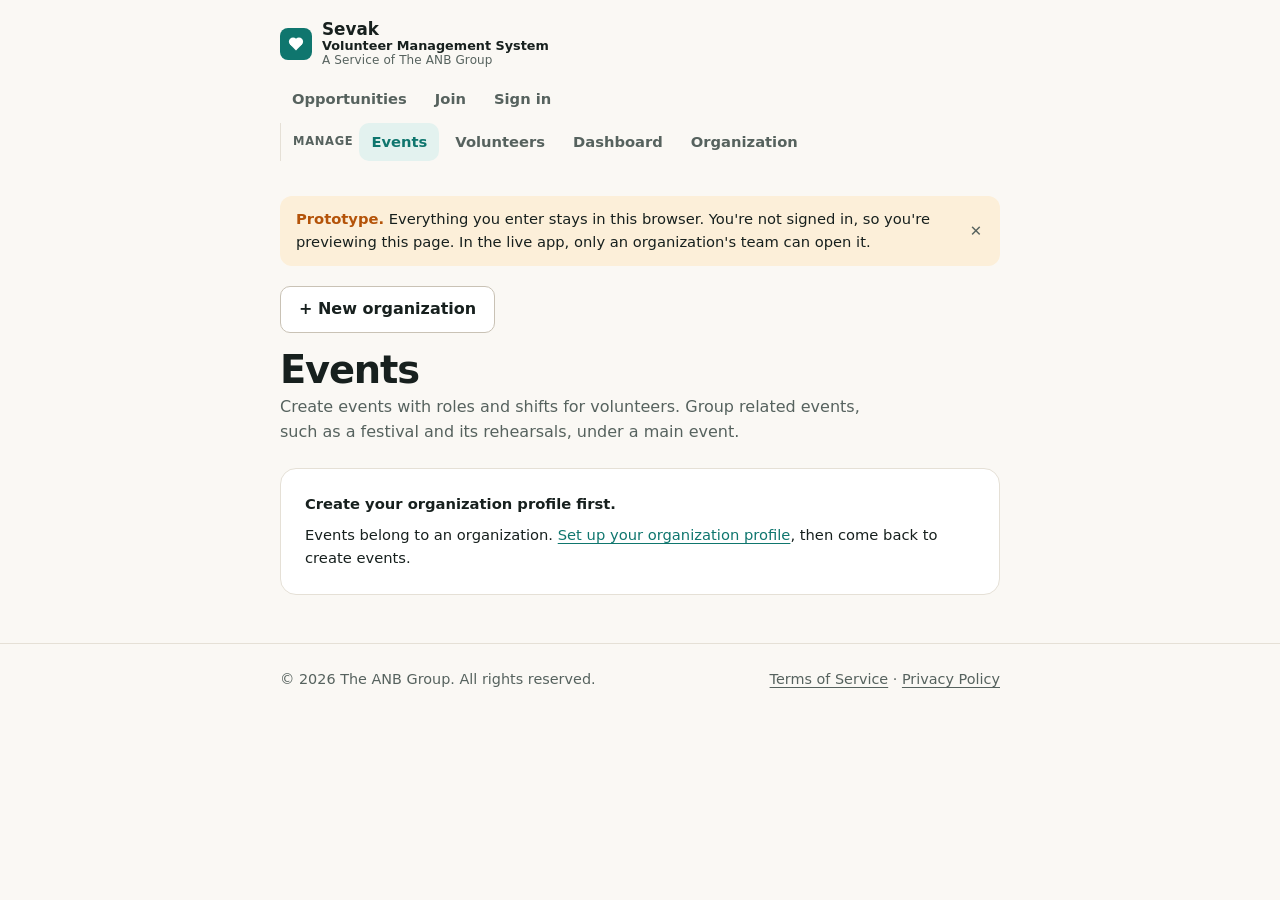
<file: app/events.html>
<!doctype html>
<html lang="en">
<head>
  <meta charset="utf-8">
  <meta name="viewport" content="width=device-width, initial-scale=1">
  <title>Events · Sevak</title>
  <meta name="robots" content="noindex">
  <meta name="color-scheme" content="light dark">
  <link rel="icon" href="data:image/svg+xml,%3Csvg xmlns='http://www.w3.org/2000/svg' viewBox='0 0 24 24'%3E%3Crect width='24' height='24' rx='6' fill='%230f766e'/%3E%3Cg fill='%23fff' transform='translate(12 12) scale(.78) translate(-12 -12.4)'%3E%3Crect x='8' y='9' width='8' height='8' transform='rotate(45 12 13)'/%3E%3Ccircle cx='9.17' cy='10.17' r='4'/%3E%3Ccircle cx='14.83' cy='10.17' r='4'/%3E%3C/g%3E%3C/svg%3E">
  <link rel="stylesheet" href="app.css">
  <script src="countries.js" defer></script>
  <script src="forms.js" defer></script>
  <script src="orgs-store.js" defer></script>
  <script src="events-store.js" defer></script>
  <script src="members-store.js" defer></script>
  <script src="nav.js" defer></script>
  <script src="events.js" defer></script>
</head>
<body>
  <header class="site-header">
    <div class="container header-row">
      <a class="brand" href="../">
        <svg viewBox="0 0 24 24" aria-hidden="true">
          <rect width="24" height="24" rx="6" fill="#0f766e"/>
          <g fill="#fff" transform="translate(12 12) scale(.78) translate(-12 -12.4)">
            <rect x="8" y="9" width="8" height="8" transform="rotate(45 12 13)"/>
            <circle cx="9.17" cy="10.17" r="4"/>
            <circle cx="14.83" cy="10.17" r="4"/>
          </g>
        </svg>
        <span class="brand-text"><span class="brand-name">Sevak</span><span class="brand-subtitle">Volunteer Management System</span><span class="brand-tagline">A Service of The ANB Group</span></span>
      </a>
      <nav class="app-nav" id="app-nav" aria-label="Main"></nav>
    </div>
  </header>

  <main class="container">
    <p class="banner"><strong>Prototype.</strong> Everything you enter stays in this browser.</p>

    <div id="org-switcher"></div>

    <section class="org-context" id="org-context" aria-label="Organization" hidden></section>

    <h1 class="page-title">Events</h1>
    <p class="page-intro" id="events-intro">Create events with roles and shifts for volunteers. Group related events, such as a festival and its rehearsals, under a main event.</p>

    <div class="section notice notice-warn" id="no-org" hidden>
      <p><strong>Create your organization profile first.</strong></p>
      <p>Events belong to an organization. <a href="organization.html">Set up your organization profile</a>, then come back to create events.</p>
    </div>

    <section class="section" id="events" aria-labelledby="events-title">
      <div class="section-head">
        <h2 class="section-title" id="events-title">Your events</h2>
        <div class="fill-row" id="create-buttons">
          <a class="btn btn-secondary btn-small" id="create-main" href="main-event.html">+ Main event</a>
          <a class="btn btn-primary btn-small" id="create-event" href="event.html">+ Event</a>
        </div>
      </div>
      
      <p class="hint" id="events-help" style="margin-top:8px" hidden>Use a <strong>main event</strong> to group related events, such as a festival and its rehearsals. A one-off event doesn't need one.</p>
      <label class="show-inactive" id="show-inactive-wrap" hidden><input type="checkbox" id="show-inactive"><span>Show inactive events (<span id="inactive-count">0</span>)</span></label>
      <div id="main-groups"></div>
      <h3 class="list-heading" id="standalone-heading" hidden>Other events</h3>
      <ul class="event-list" id="event-list"></ul>
      <p class="empty" id="events-empty" hidden>No events yet. Create one to start recruiting volunteers.</p>
    </section>
  </main>

  <footer class="site-footer">
    <div class="container">
      <span>© 2026 The ANB Group. All rights reserved.</span>
      <span><a href="../terms.html">Terms of Service</a> · <a href="../privacy.html">Privacy Policy</a></span>
    </div>
  </footer>
</body>
</html>
</file>
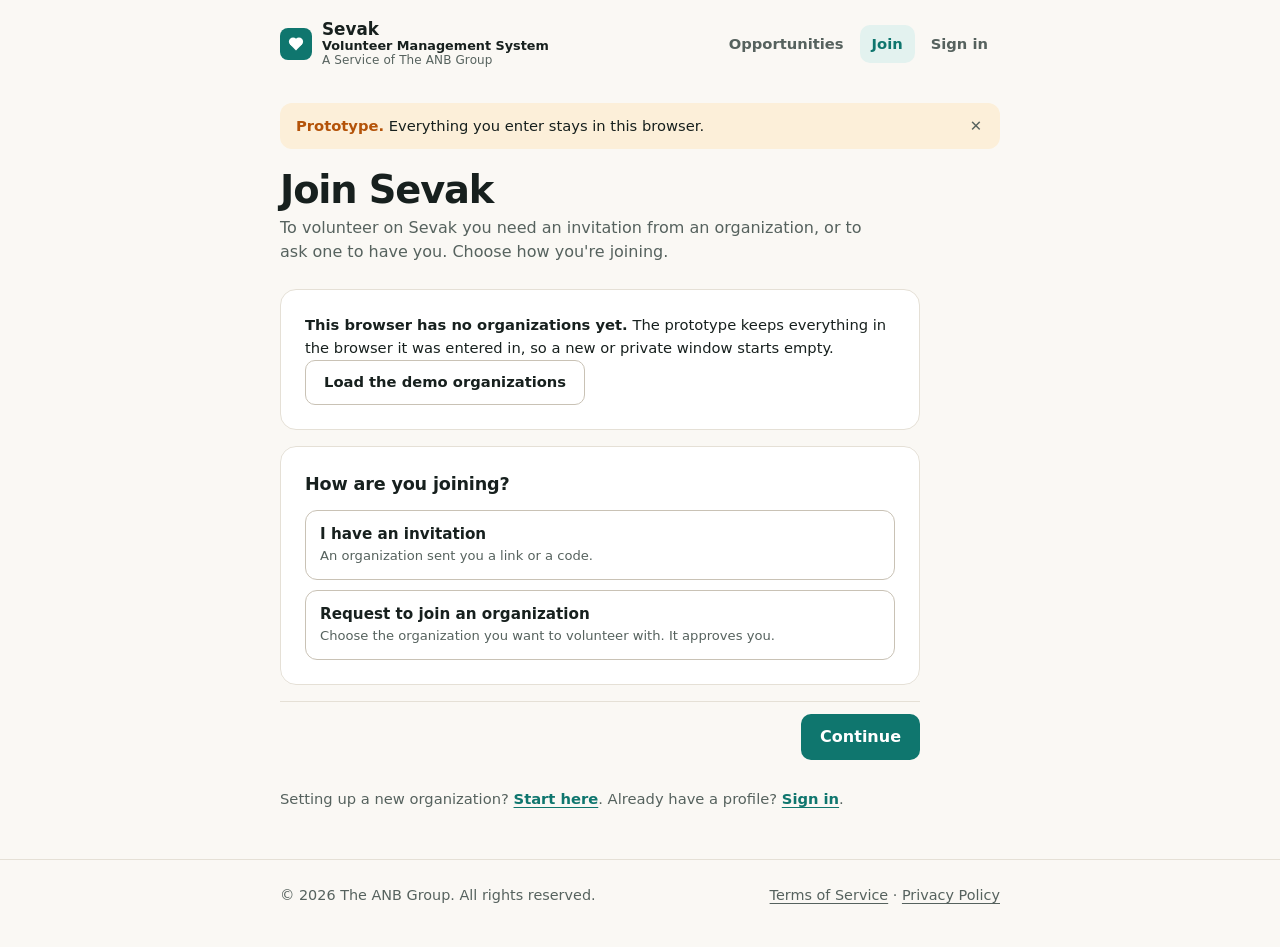
<file: app/join.html>
<!doctype html>
<html lang="en">
<head>
  <meta charset="utf-8">
  <meta name="viewport" content="width=device-width, initial-scale=1">
  <title>Join · Sevak</title>
  <meta name="robots" content="noindex">
  <meta name="color-scheme" content="light dark">
  <link rel="icon" href="data:image/svg+xml,%3Csvg xmlns='http://www.w3.org/2000/svg' viewBox='0 0 24 24'%3E%3Crect width='24' height='24' rx='6' fill='%230f766e'/%3E%3Cg fill='%23fff' transform='translate(12 12) scale(.78) translate(-12 -12.4)'%3E%3Crect x='8' y='9' width='8' height='8' transform='rotate(45 12 13)'/%3E%3Ccircle cx='9.17' cy='10.17' r='4'/%3E%3Ccircle cx='14.83' cy='10.17' r='4'/%3E%3C/g%3E%3C/svg%3E">
  <link rel="stylesheet" href="app.css">
  <script src="forms.js" defer></script>
  <script src="orgs-store.js" defer></script>
  <script src="events-store.js" defer></script>
  <script src="members-store.js" defer></script>
  <script src="demo-data.js" defer></script>
  <script src="nav.js" defer></script>
  <script src="join.js" defer></script>
</head>
<body>
  <header class="site-header">
    <div class="container header-row">
      <a class="brand" href="../">
        <svg viewBox="0 0 24 24" aria-hidden="true">
          <rect width="24" height="24" rx="6" fill="#0f766e"/>
          <g fill="#fff" transform="translate(12 12) scale(.78) translate(-12 -12.4)">
            <rect x="8" y="9" width="8" height="8" transform="rotate(45 12 13)"/>
            <circle cx="9.17" cy="10.17" r="4"/>
            <circle cx="14.83" cy="10.17" r="4"/>
          </g>
        </svg>
        <span class="brand-text"><span class="brand-name">Sevak</span><span class="brand-subtitle">Volunteer Management System</span><span class="brand-tagline">A Service of The ANB Group</span></span>
      </a>
      <nav class="app-nav" id="app-nav" aria-label="Main"></nav>
    </div>
  </header>

  <main class="container">
    <p class="banner"><strong>Prototype.</strong> Everything you enter stays in this browser.</p>

    <div class="narrow">
      <h1 class="page-title" id="join-title">Join Sevak</h1>
      <p class="page-intro" id="join-intro">To volunteer on Sevak you need an invitation from an organization, or to ask one to have you. Choose how you're joining.</p>

      <div class="section notice demo-offer" id="demo-offer" hidden>
        <p><strong>This browser has no organizations yet.</strong> The prototype keeps everything in the browser it was entered in, so a new or private window starts empty.</p>
        <button type="button" class="btn btn-secondary btn-small" id="load-demo">Load the demo organizations</button>
      </div>
      <p class="section notice" id="demo-loaded" tabindex="-1" hidden>Loaded two demo organizations: <strong>Riverside Community Arts</strong> (invite code RIVER7) and <strong>Eastside Food Pantry</strong> (invite code PANTRY).</p>

      <form id="join-form" novalidate>
        <fieldset class="section join-ways">
          <legend>How are you joining?</legend>
          <div class="choices choices-wide">
            <label class="choice"><input type="radio" name="way" value="invite" id="way-invite"><span><strong>I have an invitation</strong><small>An organization sent you a link or a code.</small></span></label>
            <label class="choice"><input type="radio" name="way" value="request" id="way-request"><span><strong>Request to join an organization</strong><small>Choose the organization you want to volunteer with. It approves you.</small></span></label>
          </div>
          <p class="error" id="way-error"></p>
        </fieldset>

        <section class="section" id="invite-section" hidden aria-labelledby="invite-title">
          <h2 class="section-title" id="invite-title">Your invitation</h2>
          <div class="field">
            <label for="code">Invitation link or code</label>
            <input id="code" type="text" autocomplete="off" autocapitalize="characters" spellcheck="false" maxlength="300" placeholder="e.g. 7KQ2RM">
            <p class="error" id="code-error"></p>
          </div>
          <p class="notice" id="code-found" hidden></p>
        </section>

        <section class="section" id="request-section" hidden aria-labelledby="request-title">
          <h2 class="section-title" id="request-title">Which organization?</h2>
          <div class="field">
            <label for="org-search">Find an organization</label>
            <input id="org-search" type="search" autocomplete="off" placeholder="Name or city">
          </div>
          <ul class="org-pick" id="org-pick" aria-label="Organizations"></ul>
          <p class="empty" id="org-pick-empty" hidden>No organizations match.</p>
          <p class="error" id="org-error"></p>
          <div class="field" style="margin-top:16px">
            <label for="note">A note for them <span class="optional">(optional)</span></label>
            <textarea id="note" maxlength="300" rows="3" placeholder="e.g. My daughter goes to Lincoln High and I'd love to help at events."></textarea>
          </div>
        </section>

        <div class="action-bar">
          <p class="status" id="join-status" role="status" aria-live="polite"></p>
          <button type="submit" class="btn btn-primary" id="join-continue">Continue</button>
        </div>
      </form>

      <div class="section notice" id="join-done" hidden></div>

      <p class="join-alt" id="join-alt">Setting up a new organization? <a href="#" id="create-org">Start here</a>. Already have a profile? <a href="signin.html">Sign in</a>.</p>
    </div>
  </main>

  <footer class="site-footer">
    <div class="container">
      <span>© 2026 The ANB Group. All rights reserved.</span>
      <span><a href="../terms.html">Terms of Service</a> · <a href="../privacy.html">Privacy Policy</a></span>
    </div>
  </footer>
</body>
</html>
</file>
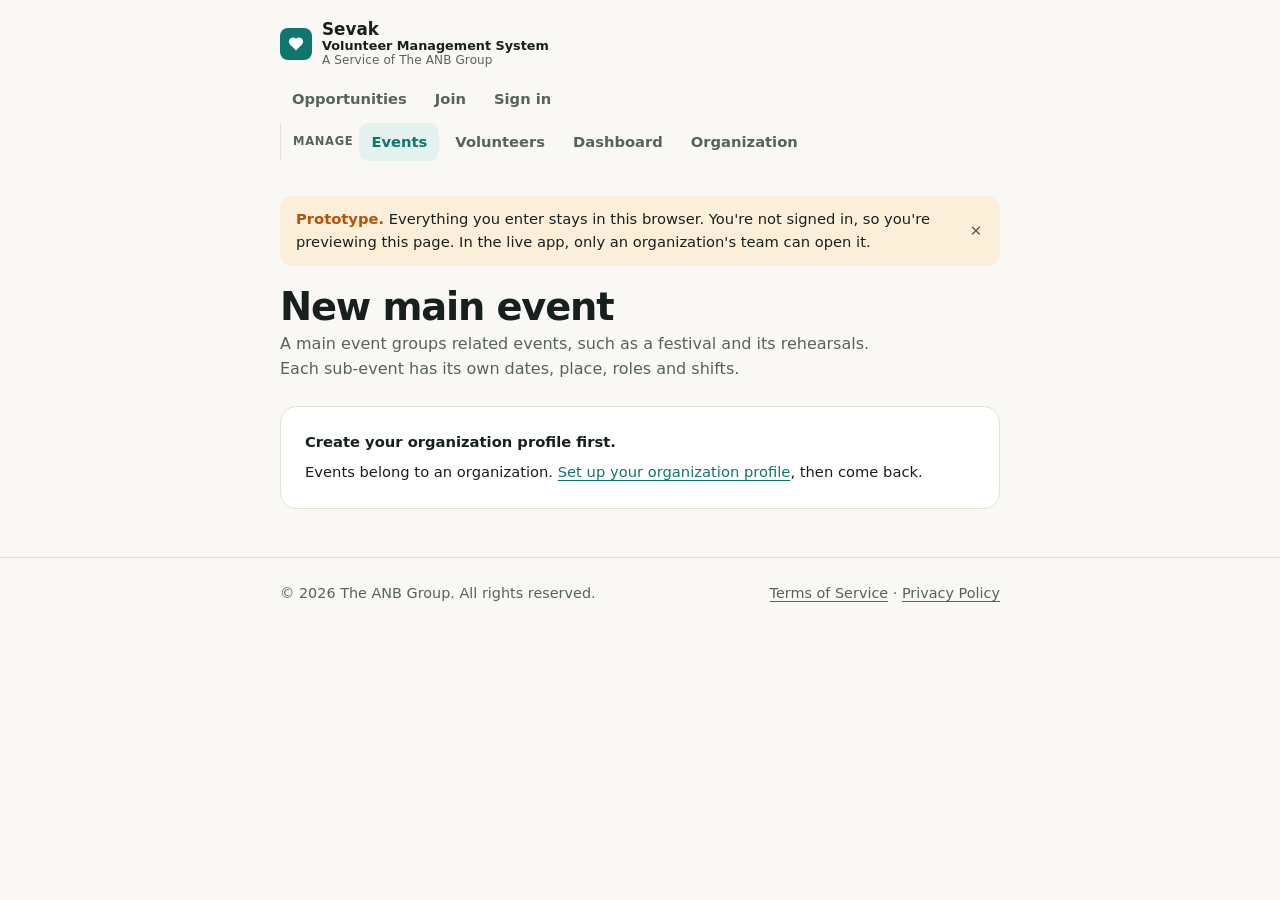
<file: app/main-event.html>
<!doctype html>
<html lang="en">
<head>
  <meta charset="utf-8">
  <meta name="viewport" content="width=device-width, initial-scale=1">
  <title>Main event · Sevak</title>
  <meta name="robots" content="noindex">
  <meta name="color-scheme" content="light dark">
  <link rel="icon" href="data:image/svg+xml,%3Csvg xmlns='http://www.w3.org/2000/svg' viewBox='0 0 24 24'%3E%3Crect width='24' height='24' rx='6' fill='%230f766e'/%3E%3Cg fill='%23fff' transform='translate(12 12) scale(.78) translate(-12 -12.4)'%3E%3Crect x='8' y='9' width='8' height='8' transform='rotate(45 12 13)'/%3E%3Ccircle cx='9.17' cy='10.17' r='4'/%3E%3Ccircle cx='14.83' cy='10.17' r='4'/%3E%3C/g%3E%3C/svg%3E">
  <link rel="stylesheet" href="app.css">
  <script src="countries.js" defer></script>
  <script src="forms.js" defer></script>
  <script src="orgs-store.js" defer></script>
  <script src="events-store.js" defer></script>
  <script src="members-store.js" defer></script>
  <script src="nav.js" defer></script>
  <script src="main-event.js" defer></script>
</head>
<body>
  <header class="site-header">
    <div class="container header-row">
      <a class="brand" href="../">
        <svg viewBox="0 0 24 24" aria-hidden="true">
          <rect width="24" height="24" rx="6" fill="#0f766e"/>
          <g fill="#fff" transform="translate(12 12) scale(.78) translate(-12 -12.4)">
            <rect x="8" y="9" width="8" height="8" transform="rotate(45 12 13)"/>
            <circle cx="9.17" cy="10.17" r="4"/>
            <circle cx="14.83" cy="10.17" r="4"/>
          </g>
        </svg>
        <span class="brand-text"><span class="brand-name">Sevak</span><span class="brand-subtitle">Volunteer Management System</span><span class="brand-tagline">A Service of The ANB Group</span></span>
      </a>
      <nav class="app-nav" id="app-nav" aria-label="Main"></nav>
    </div>
  </header>

  <main class="container">
    <p class="banner"><strong>Prototype.</strong> Everything you enter stays in this browser.</p>

    <section class="org-context" id="org-context" aria-label="Organization" hidden></section>

    <p class="breadcrumb"><a href="events.html" id="back-link">← <span id="org-name-crumb">Organization</span></a></p>
    <h1 class="page-title" id="page-title">New main event</h1>
    <p class="page-intro">A main event groups related events, such as a festival and its rehearsals. Each sub-event has its own dates, place, roles and shifts.</p>

    <div class="section notice notice-warn" id="no-org" hidden>
      <p><strong>Create your organization profile first.</strong></p>
      <p>Events belong to an organization. <a href="organization.html">Set up your organization profile</a>, then come back.</p>
    </div>

    <form id="main-form" novalidate>
      <fieldset class="section">
        <legend>Main event</legend>
        <div class="stack">
          <div class="field">
            <label for="title">Name</label>
            <input id="title" type="text" required maxlength="120" placeholder="e.g. Arudra">
            <p class="error" id="title-error"></p>
          </div>
          <div class="field">
            <label for="description">Description <span class="optional">(optional)</span></label>
            <textarea id="description" maxlength="2000"></textarea>
            <div class="field-footer">
              <p class="hint">What it's about. Each sub-event can add its own details.</p>
              <p class="counter" id="description-counter" aria-live="polite">0 / 2000</p>
            </div>
          </div>
        </div>
      </fieldset>

      <section class="section" aria-labelledby="subs-title">
        <div class="section-head">
          <h2 class="section-title" id="subs-title">Sub-events</h2>
          <a class="btn btn-primary btn-small" id="add-sub" href="event.html" hidden>+ Add sub-event</a>
        </div>
        <p class="summary" id="subs-summary" style="margin-top:8px"></p>
        <p class="hint" id="subs-hint">Save the main event to start adding sub-events.</p>
        <label class="show-inactive" id="show-inactive-wrap" hidden><input type="checkbox" id="show-inactive"><span>Show inactive sub-events (<span id="inactive-count">0</span>)</span></label>
        <ul class="event-list" id="sub-list"></ul>
      </section>

      <div class="save-bar">
        <p class="status" id="status" role="status" aria-live="polite"></p>
        <div style="display:flex; gap:12px 16px; align-items:center; flex-wrap:wrap">
          <span class="hint" id="delete-hint" hidden>Only admins can delete main events.</span>
          <button type="button" class="btn btn-danger-link" id="delete-main" hidden>Delete main event</button>
          <button type="submit" class="btn btn-primary">Save</button>
        </div>
      </div>
    </form>
  </main>

  <footer class="site-footer">
    <div class="container">
      <span>© 2026 The ANB Group. All rights reserved.</span>
      <span><a href="../terms.html">Terms of Service</a> · <a href="../privacy.html">Privacy Policy</a></span>
    </div>
  </footer>
</body>
</html>
</file>
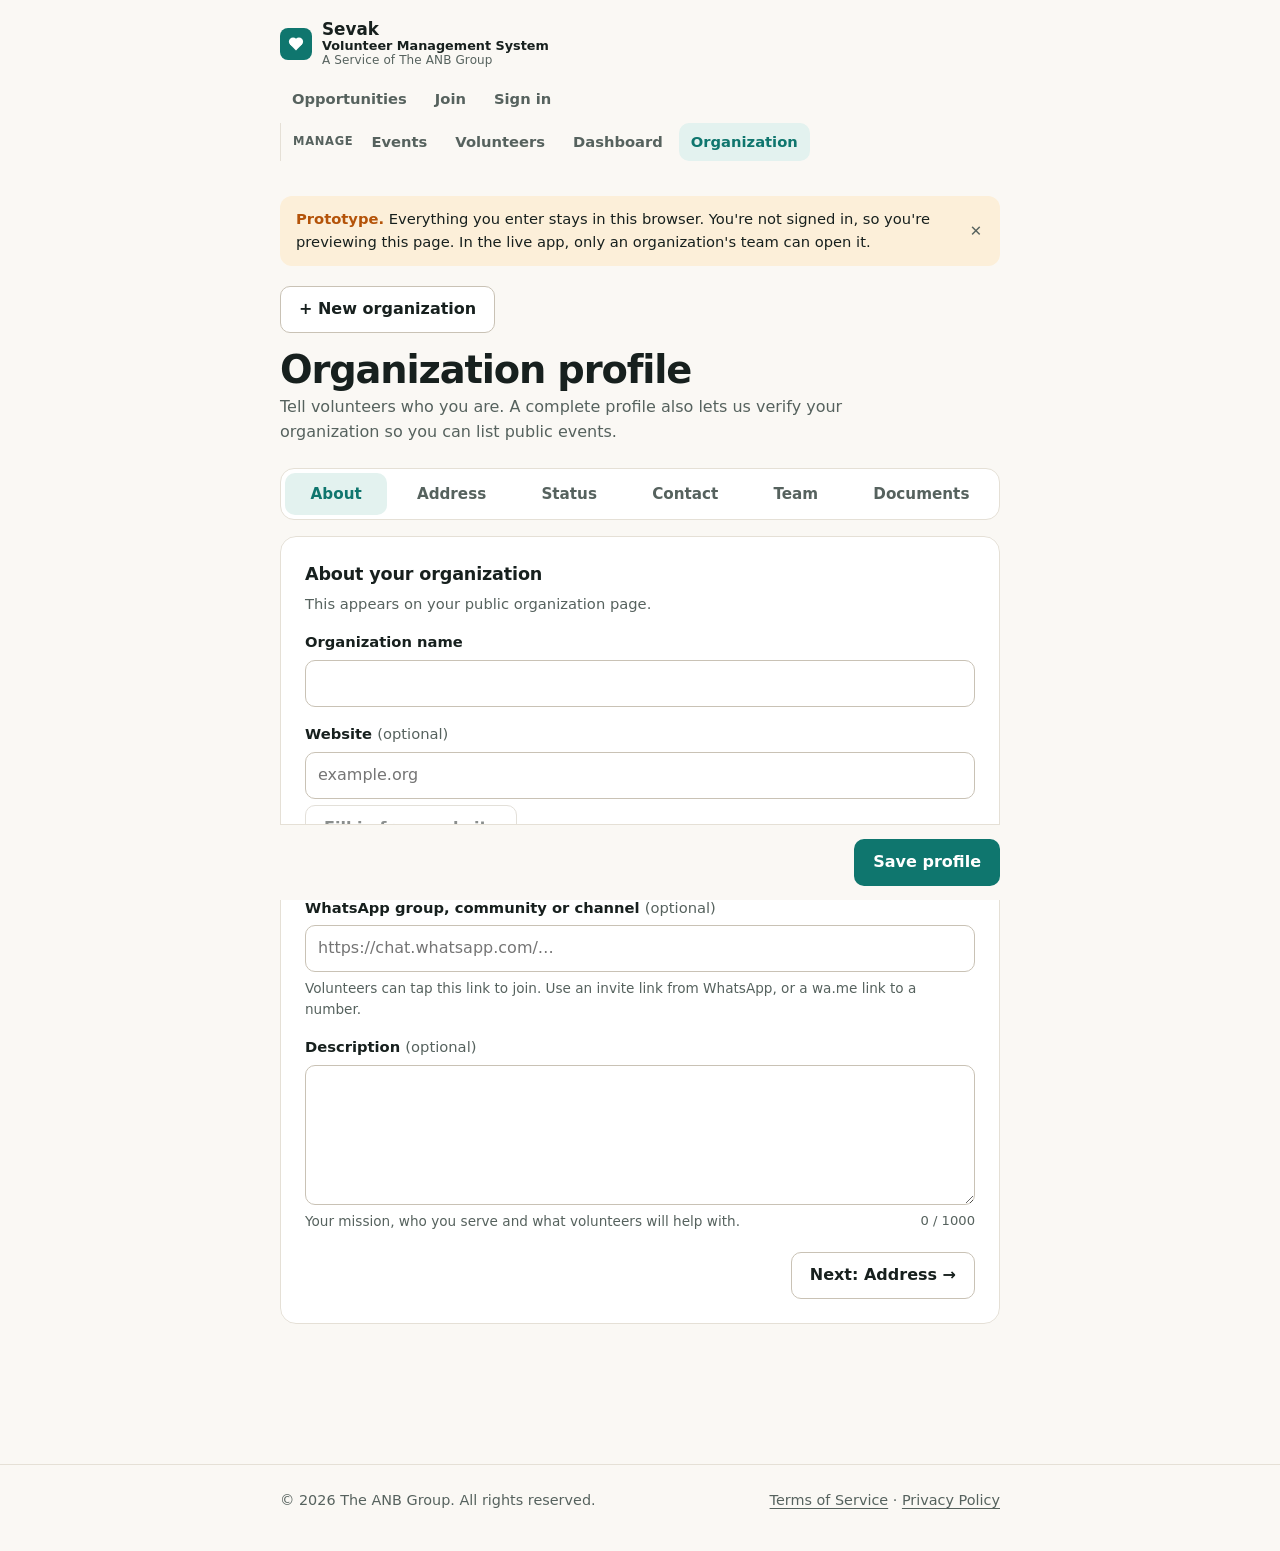
<file: app/organization.html>
<!doctype html>
<html lang="en">
<head>
  <meta charset="utf-8">
  <meta name="viewport" content="width=device-width, initial-scale=1">
  <title>Organization profile · Sevak</title>
  <meta name="robots" content="noindex">
  <meta name="color-scheme" content="light dark">
  <link rel="icon" href="data:image/svg+xml,%3Csvg xmlns='http://www.w3.org/2000/svg' viewBox='0 0 24 24'%3E%3Crect width='24' height='24' rx='6' fill='%230f766e'/%3E%3Cg fill='%23fff' transform='translate(12 12) scale(.78) translate(-12 -12.4)'%3E%3Crect x='8' y='9' width='8' height='8' transform='rotate(45 12 13)'/%3E%3Ccircle cx='9.17' cy='10.17' r='4'/%3E%3Ccircle cx='14.83' cy='10.17' r='4'/%3E%3C/g%3E%3C/svg%3E">
  <link rel="stylesheet" href="app.css">
  <script src="countries.js" defer></script>
  <script src="forms.js" defer></script>
  <script src="orgs-store.js" defer></script>
  <script src="events-store.js" defer></script>
  <script src="website-import.js" defer></script>
  <script src="documents.js" defer></script>
  <script src="members-store.js" defer></script>
  <script src="verify-store.js" defer></script>
  <script src="nav.js" defer></script>
  <script src="organization.js" defer></script>
</head>
<body>
  <header class="site-header">
    <div class="container header-row">
      <a class="brand" href="../">
        <svg viewBox="0 0 24 24" aria-hidden="true">
          <rect width="24" height="24" rx="6" fill="#0f766e"/>
          <g fill="#fff" transform="translate(12 12) scale(.78) translate(-12 -12.4)">
            <rect x="8" y="9" width="8" height="8" transform="rotate(45 12 13)"/>
            <circle cx="9.17" cy="10.17" r="4"/>
            <circle cx="14.83" cy="10.17" r="4"/>
          </g>
        </svg>
        <span class="brand-text"><span class="brand-name">Sevak</span><span class="brand-subtitle">Volunteer Management System</span><span class="brand-tagline">A Service of The ANB Group</span></span>
      </a>
      <nav class="app-nav" id="app-nav" aria-label="Main"></nav>
    </div>
  </header>

  <main class="container">
    <p class="banner"><strong>Prototype.</strong> Everything you enter stays in this browser.</p>

    <div id="org-switcher"></div>

    <h1 class="page-title" id="page-title">Organization profile</h1>
    <p class="page-intro">Tell volunteers who you are. A complete profile also lets us verify your organization so you can list public events.</p>
    <div class="section notice" id="readonly-note" hidden>
      <p><strong>You're a Coordinator here, so this profile is view-only.</strong> Its Admins can change it and its team. You can still add documents.</p>
    </div>

    <!-- Verification: asked for by an Admin, decided by Sevak (ORG-3) -->
    <section class="section verify-box" id="verify-box" aria-labelledby="verify-title" hidden>
      <div class="verify-head">
        <h2 class="section-title" id="verify-title">Verification</h2>
        <span class="badge" id="verify-badge"></span>
      </div>
      <p class="verify-text" id="verify-text"></p>
      <div id="verify-body"></div>
      <p class="status" id="verify-status" role="status" aria-live="polite"></p>
    </section>

    <form id="org-form" novalidate>
      <div class="tabs tabs-wrap" role="tablist" aria-label="Organization profile sections">
        <button type="button" class="tab" role="tab" id="tab-about" aria-controls="panel-about" aria-selected="false" tabindex="-1">About<span class="tab-dot" aria-hidden="true"></span><span class="sr-only tab-alert"></span></button>
        <button type="button" class="tab" role="tab" id="tab-address" aria-controls="panel-address" aria-selected="false" tabindex="-1">Address<span class="tab-dot" aria-hidden="true"></span><span class="sr-only tab-alert"></span></button>
        <button type="button" class="tab" role="tab" id="tab-status" aria-controls="panel-status" aria-selected="false" tabindex="-1">Status<span class="tab-dot" aria-hidden="true"></span><span class="sr-only tab-alert"></span></button>
        <button type="button" class="tab" role="tab" id="tab-contact" aria-controls="panel-contact" aria-selected="false" tabindex="-1">Contact<span class="tab-dot" aria-hidden="true"></span><span class="sr-only tab-alert"></span></button>
        <button type="button" class="tab" role="tab" id="tab-team" aria-controls="panel-team" aria-selected="false" tabindex="-1">Team<span class="tab-dot" aria-hidden="true"></span><span class="sr-only tab-alert"></span></button>
        <button type="button" class="tab" role="tab" id="tab-documents" aria-controls="panel-documents" aria-selected="false" tabindex="-1">Documents<span class="tab-dot" aria-hidden="true"></span><span class="sr-only tab-alert"></span></button>
      </div>

      <!-- About the organization -->
      <fieldset class="section tab-panel" role="tabpanel" id="panel-about" aria-labelledby="tab-about">
        <legend>About your organization</legend>
        <p class="section-help">This appears on your public organization page.</p>
        <div class="stack">
          <div class="field">
            <label for="orgName">Organization name</label>
            <input id="orgName" type="text" autocomplete="organization" required maxlength="120">
            <p class="error" id="orgName-error"></p>
          </div>
          <div class="field">
            <label for="website">Website <span class="optional">(optional)</span></label>
            <input id="website" type="url" inputmode="url" autocomplete="url" maxlength="200" placeholder="example.org">
            <a class="open-link" id="website-open" target="_blank" rel="noopener noreferrer" hidden></a>
            <div class="fill-row">
              <button type="button" class="btn btn-secondary btn-small" id="fill-from-website" disabled>Fill in from website</button>
              <p class="hint" id="fill-status" role="status" aria-live="polite">Add your website and we'll try to fill in your description and address.</p>
            </div>
            <p class="error" id="website-error"></p>
          </div>
          <div class="field">
            <label for="whatsappLink">WhatsApp group, community or channel <span class="optional">(optional)</span></label>
            <input id="whatsappLink" type="url" inputmode="url" maxlength="200" placeholder="https://chat.whatsapp.com/…">
            <a class="open-link" id="whatsappLink-open" target="_blank" rel="noopener noreferrer" hidden></a>
            <p class="hint">Volunteers can tap this link to join. Use an invite link from WhatsApp, or a wa.me link to a number.</p>
            <p class="error" id="whatsappLink-error"></p>
          </div>
          <div class="field">
            <label for="description">Description <span class="optional">(optional)</span></label>
            <textarea id="description" maxlength="1000" aria-describedby="description-hint"></textarea>
            <div class="field-footer">
              <p class="hint" id="description-hint">Your mission, who you serve and what volunteers will help with.</p>
              <p class="counter" id="description-counter" aria-live="polite">0 / 1000</p>
            </div>
            <p class="error" id="description-error"></p>
          </div>
        </div>
        <div class="panel-next"><button type="button" class="btn btn-secondary btn-small next-tab" data-next="address">Next: Address →</button></div>
      </fieldset>

      <!-- Primary address -->
      <fieldset class="section tab-panel" role="tabpanel" id="panel-address" aria-labelledby="tab-address">
        <legend>Primary address</legend>
        <p class="section-help">Your main office or mailing address. Events can be held anywhere.</p>
        <div class="grid">
          <div class="field span-2">
            <label for="country">Country or region</label>
            <select id="country" autocomplete="country" required></select>
            <p class="error" id="country-error"></p>
          </div>
          <div class="field span-2">
            <label for="addressLine1">Street address</label>
            <input id="addressLine1" type="text" autocomplete="address-line1" required maxlength="120">
            <p class="error" id="addressLine1-error"></p>
          </div>
          <div class="field span-2">
            <label for="addressLine2">Suite, floor, etc. <span class="optional">(optional)</span></label>
            <input id="addressLine2" type="text" autocomplete="address-line2" maxlength="120">
          </div>
          <div class="field">
            <label for="city">City or town</label>
            <input id="city" type="text" autocomplete="address-level2" required maxlength="80">
            <p class="error" id="city-error"></p>
          </div>
          <div class="field">
            <label for="state">State, province or region <span class="optional">(if used)</span></label>
            <input id="state" type="text" autocomplete="address-level1" maxlength="60">
          </div>
          <div class="field">
            <label for="postalCode">Postal code <span class="optional">(if used)</span></label>
            <input id="postalCode" type="text" autocomplete="postal-code" maxlength="12" data-postal data-country="country">
            <p class="error" id="postalCode-error"></p>
          </div>
        </div>
        <div class="panel-next"><button type="button" class="btn btn-secondary btn-small next-tab" data-next="status">Next: Status →</button></div>
      </fieldset>

      <!-- Charity or nonprofit status -->
      <fieldset class="section tab-panel" role="tabpanel" id="panel-status" aria-labelledby="tab-status">
        <legend>Charity or nonprofit status</legend>
        <p class="section-help">We use this to verify your organization. Organizations of every kind are welcome, whether or not they're registered.</p>
        <div class="choices choices-wide">
          <label class="choice"><input type="radio" name="taxStatus" value="charity" required><span><strong>Registered charity or nonprofit</strong><small>Registered with a charity regulator or tax authority, such as a US 501(c)(3), a UK registered charity or a Canadian registered charity</small></span></label>
          <label class="choice"><input type="radio" name="taxStatus" value="nonprofit-other"><span><strong>Other nonprofit or tax-exempt organization</strong><small>For example a place of worship, a school or a nonprofit association</small></span></label>
          <label class="choice"><input type="radio" name="taxStatus" value="pending"><span><strong>Registration pending</strong><small>You've applied and are waiting</small></span></label>
          <label class="choice"><input type="radio" name="taxStatus" value="none"><span><strong>Not registered</strong><small>For example a community group, business or government agency</small></span></label>
        </div>
        <p class="error" id="taxStatus-error"></p>

        <div class="field" id="registration-field" style="margin-top:16px" hidden>
          <label for="registrationNumber">Registration number <span class="optional">(optional)</span></label>
          <input id="registrationNumber" type="text" maxlength="30" autocomplete="off">
          <p class="hint">The number from your charity regulator or tax authority, for example an EIN in the US, a charity number in the UK or a business number in Canada. Adding it helps us verify you faster. It's used only for verification and is never shown publicly.</p>
          <p class="error" id="registrationNumber-error"></p>
        </div>
        <div class="panel-next"><button type="button" class="btn btn-secondary btn-small next-tab" data-next="contact">Next: Contact →</button></div>
      </fieldset>

      <!-- Primary contact -->
      <fieldset class="section tab-panel" role="tabpanel" id="panel-contact" aria-labelledby="tab-contact">
        <legend>Primary contact</legend>
        <p class="section-help">The main person we and your volunteers can reach. They manage the organization's account.</p>
        <div class="grid">
          <div class="field">
            <label for="contactName">Full name</label>
            <input id="contactName" type="text" autocomplete="name" required maxlength="120">
            <p class="error" id="contactName-error"></p>
          </div>
          <div class="field">
            <label for="contactTitle">Title or role <span class="optional">(optional)</span></label>
            <input id="contactTitle" type="text" autocomplete="organization-title" maxlength="80" placeholder="e.g. Volunteer Coordinator">
          </div>
          <div class="field">
            <label for="contactEmail">Email</label>
            <input id="contactEmail" type="email" autocomplete="email" required maxlength="254">
            <p class="hint">Volunteers' replies to your emails go here.</p>
            <p class="error" id="contactEmail-error"></p>
          </div>
          <div class="field">
            <label for="contactPhone">Phone</label>
            <input id="contactPhone" type="tel" autocomplete="tel" inputmode="tel" required maxlength="20">
            <p class="error" id="contactPhone-error"></p>
          </div>
        </div>
        <div class="panel-next"><button type="button" class="btn btn-secondary btn-small next-tab" data-next="team">Next: Team →</button></div>
      </fieldset>

      <!-- Team members -->
      <fieldset class="section tab-panel" role="tabpanel" id="panel-team" aria-labelledby="tab-team">
        <legend>Team members <span class="optional">(optional)</span></legend>
        <p class="section-help">People who help run your events. <strong>Coordinators</strong> can manage rosters, mark attendance and send updates. <strong>Admins</strong> can also edit this profile and manage the team.</p>
        <div class="rows" id="member-rows"></div>
        <button type="button" class="btn btn-secondary" id="add-member">+ Add a team member</button>
      </fieldset>

      <div class="save-bar" id="save-bar">
        <p class="status" id="status" role="status" aria-live="polite"></p>
        <div style="display:flex; gap:16px; align-items:center; flex-wrap:wrap">
          <span class="hint" id="delete-org-hint" hidden>Only admins can delete this organization.</span>
          <button type="button" class="btn btn-danger-link" id="delete-org">Delete organization</button>
          <button type="submit" class="btn btn-primary">Save profile</button>
        </div>
      </div>
    </form>

    <!-- Documents are saved as soon as they're added, so they sit outside the profile form. -->
    <section class="section tab-panel is-hidden" role="tabpanel" id="panel-documents" aria-labelledby="tab-documents"></section>

    <template id="member-template">
      <div class="member">
        <div class="member-head">
          <h3>Team member</h3>
          <button type="button" class="btn btn-danger-link remove">Remove</button>
        </div>
        <div class="grid">
          <div class="field">
            <label>Full name</label>
            <input data-key="name" type="text" required maxlength="120">
            <p class="error"></p>
          </div>
          <div class="field">
            <label>Role</label>
            <select data-key="role">
              <option value="coordinator">Coordinator</option>
              <option value="admin">Admin</option>
            </select>
          </div>
          <div class="field">
            <label>Email</label>
            <input data-key="email" type="email" required maxlength="254">
            <p class="error"></p>
          </div>
          <div class="field">
            <label>Phone <span class="optional">(optional)</span></label>
            <input data-key="phone" type="tel" inputmode="tel" maxlength="20">
            <p class="error"></p>
          </div>
        </div>
      </div>
    </template>
  </main>

  <footer class="site-footer">
    <div class="container">
      <span>© 2026 The ANB Group. All rights reserved.</span>
      <span><a href="../terms.html">Terms of Service</a> · <a href="../privacy.html">Privacy Policy</a></span>
    </div>
  </footer>
</body>
</html>
</file>
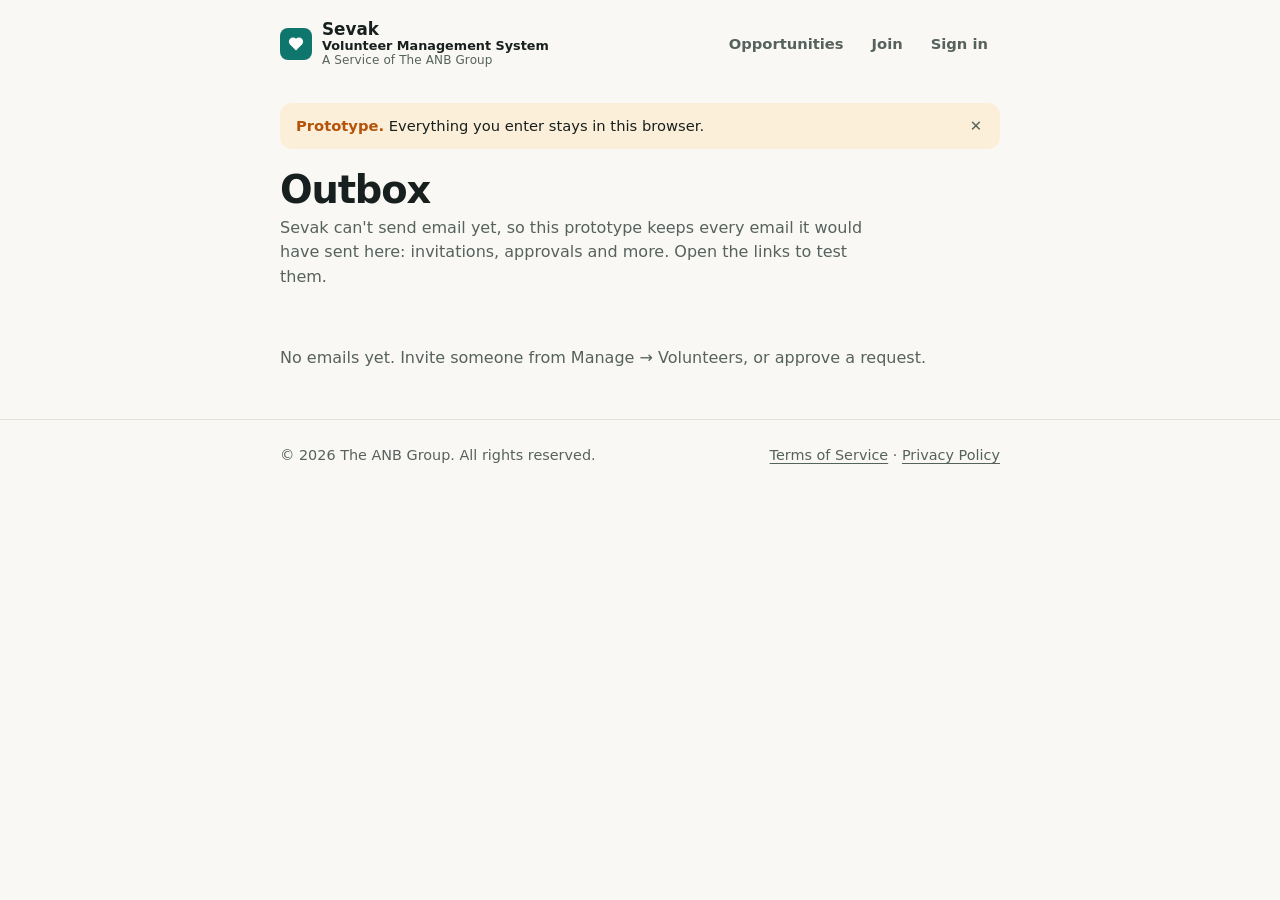
<file: app/outbox.html>
<!doctype html>
<html lang="en">
<head>
  <meta charset="utf-8">
  <meta name="viewport" content="width=device-width, initial-scale=1">
  <title>Outbox · Sevak</title>
  <meta name="robots" content="noindex">
  <meta name="color-scheme" content="light dark">
  <link rel="icon" href="data:image/svg+xml,%3Csvg xmlns='http://www.w3.org/2000/svg' viewBox='0 0 24 24'%3E%3Crect width='24' height='24' rx='6' fill='%230f766e'/%3E%3Cg fill='%23fff' transform='translate(12 12) scale(.78) translate(-12 -12.4)'%3E%3Crect x='8' y='9' width='8' height='8' transform='rotate(45 12 13)'/%3E%3Ccircle cx='9.17' cy='10.17' r='4'/%3E%3Ccircle cx='14.83' cy='10.17' r='4'/%3E%3C/g%3E%3C/svg%3E">
  <link rel="stylesheet" href="app.css">
  <script src="forms.js" defer></script>
  <script src="orgs-store.js" defer></script>
  <script src="events-store.js" defer></script>
  <script src="members-store.js" defer></script>
  <script src="nav.js" defer></script>
  <script src="outbox.js" defer></script>
</head>
<body>
  <header class="site-header">
    <div class="container header-row">
      <a class="brand" href="../">
        <svg viewBox="0 0 24 24" aria-hidden="true">
          <rect width="24" height="24" rx="6" fill="#0f766e"/>
          <g fill="#fff" transform="translate(12 12) scale(.78) translate(-12 -12.4)">
            <rect x="8" y="9" width="8" height="8" transform="rotate(45 12 13)"/>
            <circle cx="9.17" cy="10.17" r="4"/>
            <circle cx="14.83" cy="10.17" r="4"/>
          </g>
        </svg>
        <span class="brand-text"><span class="brand-name">Sevak</span><span class="brand-subtitle">Volunteer Management System</span><span class="brand-tagline">A Service of The ANB Group</span></span>
      </a>
      <nav class="app-nav" id="app-nav" aria-label="Main"></nav>
    </div>
  </header>

  <main class="container">
    <p class="banner"><strong>Prototype.</strong> Everything you enter stays in this browser.</p>

    <h1 class="page-title">Outbox</h1>
    <p class="page-intro">Sevak can't send email yet, so this prototype keeps every email it would have sent here: invitations, approvals and more. Open the links to test them.</p>
    <div class="fill-row"><button type="button" class="btn btn-secondary btn-small" id="clear-outbox">Clear the outbox</button></div>
    <ul class="mail-list" id="mail-list"></ul>
    <p class="empty" id="mail-empty" hidden>No emails yet. Invite someone from Manage → Volunteers, or approve a request.</p>
  </main>

  <footer class="site-footer">
    <div class="container">
      <span>© 2026 The ANB Group. All rights reserved.</span>
      <span><a href="../terms.html">Terms of Service</a> · <a href="../privacy.html">Privacy Policy</a></span>
    </div>
  </footer>
</body>
</html>
</file>
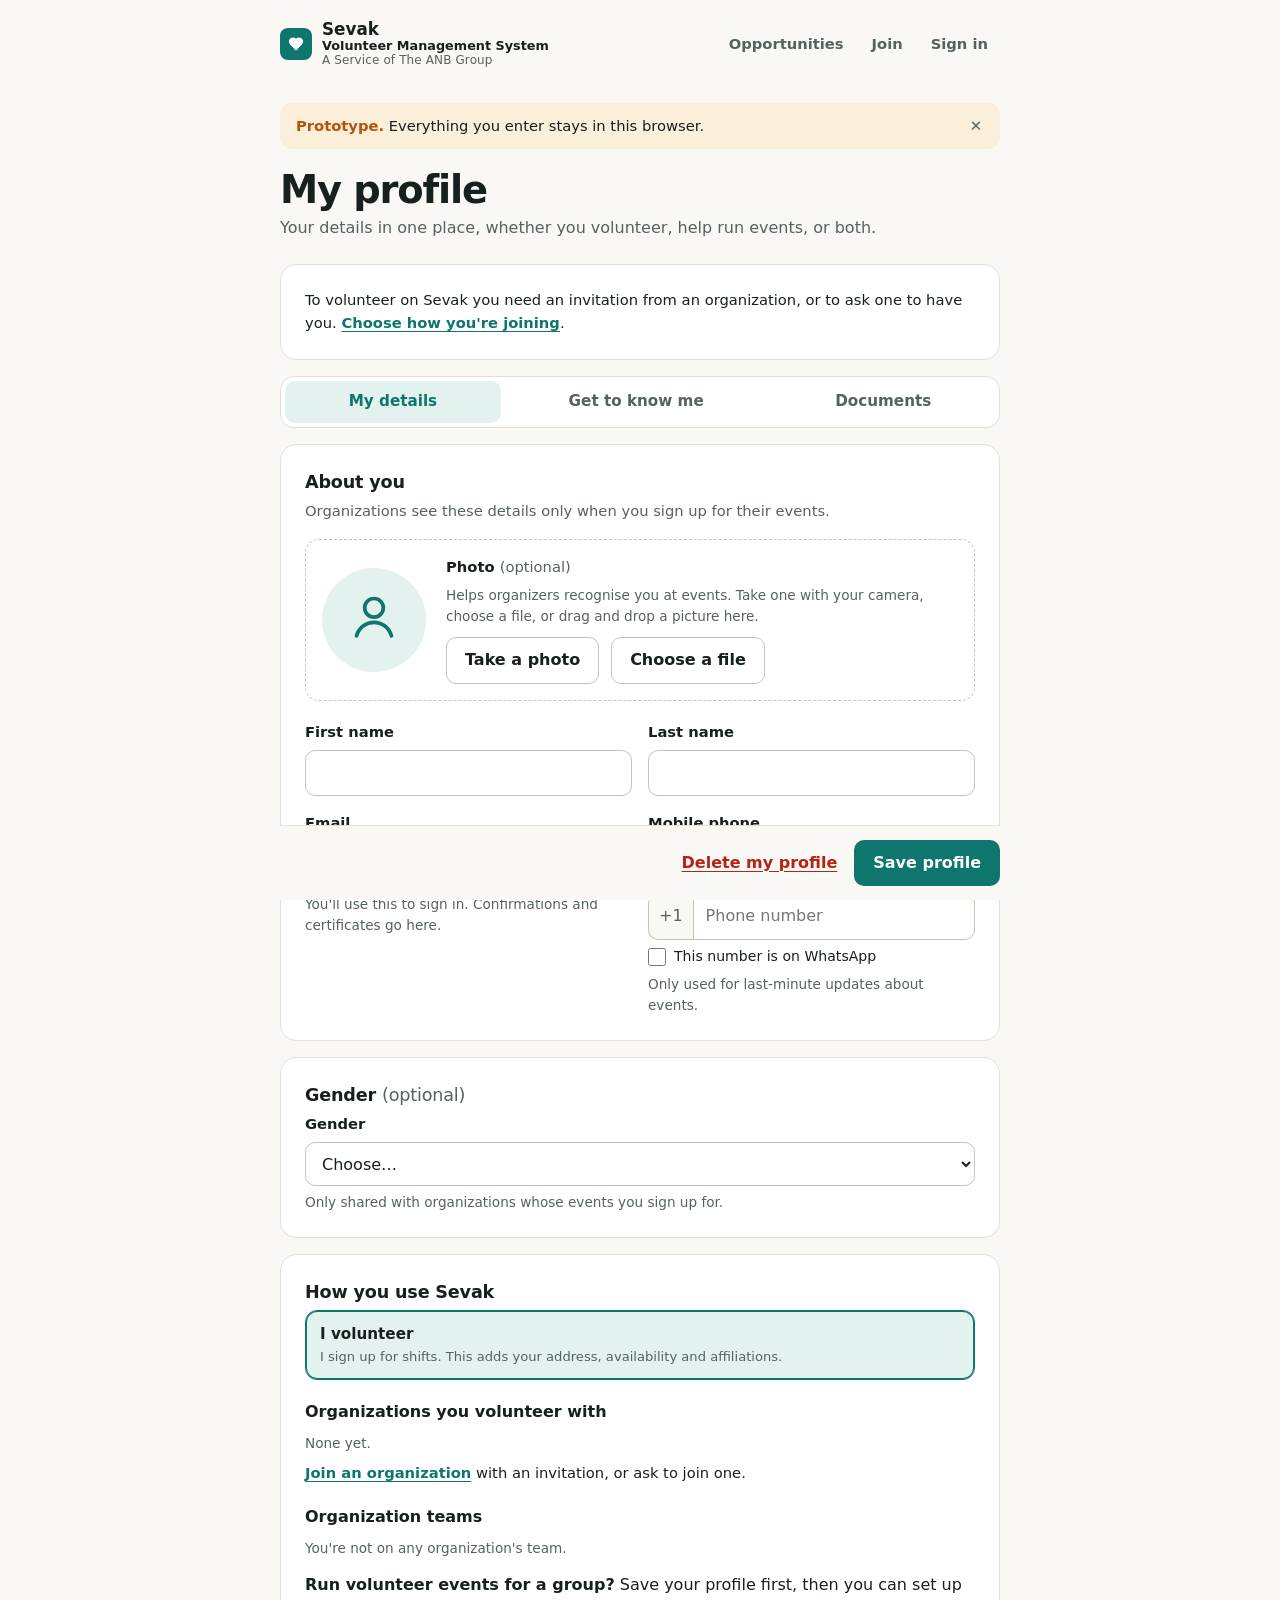
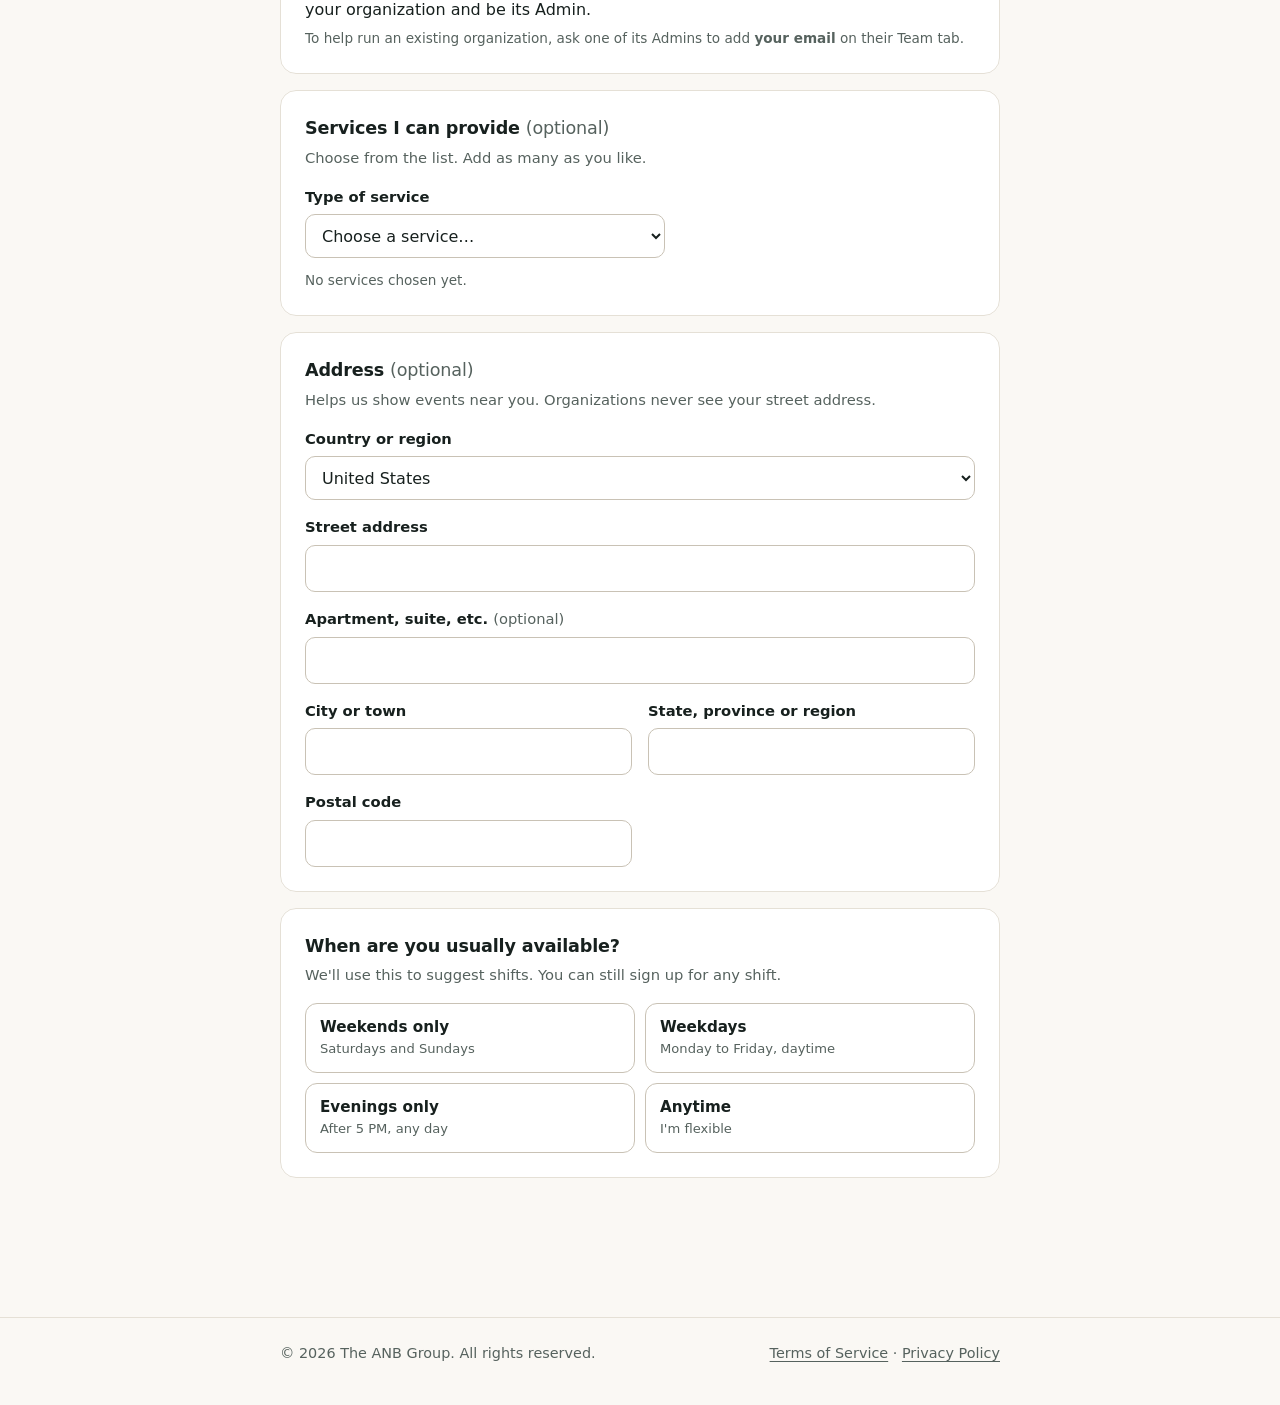
<file: app/profile.html>
<!doctype html>
<html lang="en">
<head>
  <meta charset="utf-8">
  <meta name="viewport" content="width=device-width, initial-scale=1">
  <title>My profile · Sevak</title>
  <meta name="robots" content="noindex">
  <meta name="color-scheme" content="light dark">
  <link rel="icon" href="data:image/svg+xml,%3Csvg xmlns='http://www.w3.org/2000/svg' viewBox='0 0 24 24'%3E%3Crect width='24' height='24' rx='6' fill='%230f766e'/%3E%3Cg fill='%23fff' transform='translate(12 12) scale(.78) translate(-12 -12.4)'%3E%3Crect x='8' y='9' width='8' height='8' transform='rotate(45 12 13)'/%3E%3Ccircle cx='9.17' cy='10.17' r='4'/%3E%3Ccircle cx='14.83' cy='10.17' r='4'/%3E%3C/g%3E%3C/svg%3E">
  <link rel="stylesheet" href="app.css">
  <script src="countries.js" defer></script>
  <script src="forms.js" defer></script>
  <script src="orgs-store.js" defer></script>
  <script src="members-store.js" defer></script>
  <script src="documents.js" defer></script>
  <script src="photo.js" defer></script>
  <script src="nav.js" defer></script>
  <script src="profile.js" defer></script>
</head>
<body>
  <header class="site-header">
    <div class="container header-row">
      <a class="brand" href="../">
        <svg viewBox="0 0 24 24" aria-hidden="true">
          <rect width="24" height="24" rx="6" fill="#0f766e"/>
          <g fill="#fff" transform="translate(12 12) scale(.78) translate(-12 -12.4)">
            <rect x="8" y="9" width="8" height="8" transform="rotate(45 12 13)"/>
            <circle cx="9.17" cy="10.17" r="4"/>
            <circle cx="14.83" cy="10.17" r="4"/>
          </g>
        </svg>
        <span class="brand-text"><span class="brand-name">Sevak</span><span class="brand-subtitle">Volunteer Management System</span><span class="brand-tagline">A Service of The ANB Group</span></span>
      </a>
      <nav class="app-nav" id="app-nav" aria-label="Main"></nav>
    </div>
  </header>

  <main class="container">
    <p class="banner"><strong>Prototype.</strong> Everything you enter stays in this browser.</p>

    <h1 class="page-title">My profile</h1>
    <p class="page-intro">Your details in one place, whether you volunteer, help run events, or both.</p>
    <div class="section notice join-notice" id="join-notice" hidden></div>
    <p class="account-line" id="account-line" hidden>Signed in as <strong id="account-email"></strong> · <button type="button" class="btn-link" id="sign-out">Sign out</button></p>

    <div class="tabs" role="tablist" aria-label="Profile sections" id="profile-tabs">
      <button type="button" class="tab" role="tab" id="tab-details" aria-controls="panel-details" aria-selected="true">My details<span class="tab-dot" aria-hidden="true"></span><span class="sr-only tab-alert"></span></button>
      <button type="button" class="tab" role="tab" id="tab-about" aria-controls="panel-about" aria-selected="false" tabindex="-1">Get to know me<span class="tab-dot" aria-hidden="true"></span><span class="sr-only tab-alert"></span></button>
      <button type="button" class="tab" role="tab" id="tab-documents" aria-controls="panel-documents" aria-selected="false" tabindex="-1">Documents</button>
    </div>

    <form id="profile-form" novalidate>
      <div class="tab-panel" role="tabpanel" id="panel-details" aria-labelledby="tab-details">
        <!-- About you -->
        <fieldset class="section">
          <legend>About you</legend>
          <p class="section-help">Organizations see these details only when you sign up for their events.</p>
          <div id="photo-field"></div>
          <div class="grid">
            <div class="field">
              <label for="firstName">First name</label>
              <input id="firstName" name="firstName" type="text" autocomplete="given-name" required maxlength="60">
              <p class="error" id="firstName-error"></p>
            </div>
            <div class="field">
              <label for="lastName">Last name</label>
              <input id="lastName" name="lastName" type="text" autocomplete="family-name" required maxlength="60">
              <p class="error" id="lastName-error"></p>
            </div>
            <div class="field">
              <label for="email">Email</label>
              <input id="email" name="email" type="email" autocomplete="email" required maxlength="254">
              <p class="hint">You'll use this to sign in. Confirmations and certificates go here.</p>
              <p class="error" id="email-error"></p>
            </div>
            <div class="field">
              <label for="phone">Mobile phone</label>
              <input id="phone" name="phone" type="tel" autocomplete="tel" inputmode="tel" required maxlength="20">
              <p class="hint">Only used for last-minute updates about events.</p>
              <p class="error" id="phone-error"></p>
            </div>
          </div>
        </fieldset>

        <!-- Gender -->
        <fieldset class="section" id="gender-section">
          <legend>Gender <span class="optional">(optional)</span></legend>
          <div class="field">
            <label for="gender">Gender</label>
            <select id="gender" name="gender">
              <option value="">Choose…</option>
              <option value="woman">Woman</option>
              <option value="man">Man</option>
              <option value="non-binary">Non-binary</option>
              <option value="another">Another gender</option>
              <option value="prefer-not">Prefer not to say</option>
            </select>
            <p class="hint">Only shared with organizations whose events you sign up for.</p>
          </div>
        </fieldset>

        <!-- How you use Sevak -->
        <fieldset class="section">
          <legend>How you use Sevak</legend>
          <div class="choices choices-wide">
            <label class="choice"><input type="checkbox" name="roles" value="volunteer" id="role-volunteer"><span><strong>I volunteer</strong><small>I sign up for shifts. This adds your address, availability and affiliations.</small></span></label>
          </div>
          <p class="error" id="roles-error"></p>

          <h3 class="subhead" id="volunteer-orgs-title">Organizations you volunteer with</h3>
          <ul class="team-list" id="volunteer-list" aria-labelledby="volunteer-orgs-title"></ul>
          <p class="hint" id="volunteer-empty">None yet.</p>
          <p class="team-doors-line"><a href="join.html" id="join-another">Join an organization</a> with an invitation, or ask to join one.</p>
          <p class="status" id="volunteer-status" role="status" aria-live="polite"></p>

          <h3 class="subhead" id="teams-title">Organization teams</h3>
          <ul class="team-list" id="team-list" aria-labelledby="teams-title"></ul>
          <p class="hint" id="team-empty">You're not on any organization's team.</p>
          <div class="team-doors">
            <p id="setup-org-row"><strong>Run volunteer events for a group?</strong> <a href="organization.html?new=1" id="setup-org">Set up your organization</a> and you'll be its Admin.</p>
            <p class="hint" id="join-hint">To help run an existing organization, ask one of its Admins to add <strong id="join-email">your email</strong> on their Team tab.</p>
          </div>
          <p class="status" id="team-status" role="status" aria-live="polite"></p>
        </fieldset>

        <!-- Services -->
        <fieldset class="section" id="services-section">
          <legend>Services I can provide <span class="optional">(optional)</span></legend>
          <p class="section-help">Choose from the list. Add as many as you like.</p>
          <div class="field service-picker">
            <label for="serviceSelect">Type of service</label>
            <select id="serviceSelect">
              <option value="">Choose a service…</option>
              <option value="general">General help</option>
              <option value="av">AV system help</option>
              <option value="food">Food service</option>
              <option value="website">Website maintenance</option>
              <option value="telemarketing">Telemarketing</option>
              <option value="fundraising">Fundraising</option>
              <option value="accounting">Accounting</option>
              <option value="office">Office help</option>
            </select>
          </div>
          <ul class="service-list" id="service-list" aria-label="Services you've chosen"></ul>
          <p class="hint" id="service-empty">No services chosen yet.</p>
        </fieldset>

        <div id="volunteer-fields" hidden>

          <!-- Address -->
          <fieldset class="section" id="address-section">
            <legend>Address <span class="optional">(optional)</span></legend>
            <p class="section-help">Helps us show events near you. Organizations never see your street address.</p>
            <div class="grid">
              <div class="field span-2">
                <label for="country">Country or region</label>
                <select id="country" name="country" autocomplete="country"></select>
              </div>
              <div class="field span-2">
                <label for="addressLine1">Street address</label>
                <input id="addressLine1" name="addressLine1" type="text" autocomplete="address-line1" maxlength="120">
              </div>
              <div class="field span-2">
                <label for="addressLine2">Apartment, suite, etc. <span class="optional">(optional)</span></label>
                <input id="addressLine2" name="addressLine2" type="text" autocomplete="address-line2" maxlength="120">
              </div>
              <div class="field">
                <label for="city">City or town</label>
                <input id="city" name="city" type="text" autocomplete="address-level2" maxlength="80">
              </div>
              <div class="field">
                <label for="state">State, province or region</label>
                <input id="state" name="state" type="text" autocomplete="address-level1" maxlength="60">
              </div>
              <div class="field">
                <label for="postalCode">Postal code</label>
                <input id="postalCode" name="postalCode" type="text" autocomplete="postal-code" maxlength="12" data-postal data-country="country">
                <p class="error" id="postalCode-error"></p>
              </div>
            </div>
          </fieldset>

          <!-- Availability -->
          <fieldset class="section">
            <legend>When are you usually available?</legend>
            <p class="section-help">We'll use this to suggest shifts. You can still sign up for any shift.</p>
            <div class="choices">
              <label class="choice"><input type="radio" name="availability" value="weekends" required><span><strong>Weekends only</strong><small>Saturdays and Sundays</small></span></label>
              <label class="choice"><input type="radio" name="availability" value="weekdays"><span><strong>Weekdays</strong><small>Monday to Friday, daytime</small></span></label>
              <label class="choice"><input type="radio" name="availability" value="evenings"><span><strong>Evenings only</strong><small>After 5 PM, any day</small></span></label>
              <label class="choice"><input type="radio" name="availability" value="anytime"><span><strong>Anytime</strong><small>I'm flexible</small></span></label>
            </div>
            <p class="error" id="availability-error"></p>
          </fieldset>

        </div>
      </div>

      <div class="tab-panel is-hidden" role="tabpanel" id="panel-about" aria-labelledby="tab-about">
        <!-- About me -->
        <fieldset class="section" id="about-me-section">
          <legend>Get to know me <span class="optional">(optional)</span></legend>
          <p class="section-help">Help organizations get to know you. They see this when you sign up for their events.</p>
          <div class="stack">
            <div class="field">
              <label for="aboutMe">About me</label>
              <textarea id="aboutMe" maxlength="1000" rows="3" placeholder="e.g. Retired teacher, grandmother of three, love being outdoors" aria-describedby="aboutMe-hint"></textarea>
              <div class="field-footer">
                <p class="hint" id="aboutMe-hint">A few lines about who you are.</p>
                <p class="counter" data-counter-for="aboutMe" aria-live="polite">0 / 1000</p>
              </div>
            </div>
            <div class="field">
              <label for="passion">My passion</label>
              <textarea id="passion" maxlength="500" rows="3" placeholder="e.g. Making sure no family in our town goes hungry" aria-describedby="passion-hint"></textarea>
              <div class="field-footer">
                <p class="hint" id="passion-hint">What you care about most.</p>
                <p class="counter" data-counter-for="passion" aria-live="polite">0 / 500</p>
              </div>
            </div>
            <div class="field">
              <label for="certifications">My certifications</label>
              <textarea id="certifications" maxlength="500" rows="3" placeholder="e.g. CPR and First Aid (Red Cross, 2025), Food Handler card" aria-describedby="certifications-hint"></textarea>
              <div class="field-footer">
                <p class="hint" id="certifications-hint">For example first aid, food handling or a professional licence.</p>
                <p class="counter" data-counter-for="certifications" aria-live="polite">0 / 500</p>
              </div>
            </div>
            <div class="field">
              <label for="howICanHelp">How I can help</label>
              <textarea id="howICanHelp" maxlength="500" rows="3" placeholder="e.g. I can set up sound systems and run the mixing desk" aria-describedby="howICanHelp-hint"></textarea>
              <div class="field-footer">
                <p class="hint" id="howICanHelp-hint">The kind of help you'd most like to give.</p>
                <p class="counter" data-counter-for="howICanHelp" aria-live="polite">0 / 500</p>
              </div>
            </div>
          </div>
        </fieldset>

        <!-- Affiliations -->
        <fieldset class="section" id="affiliations-section">
          <legend>Affiliations <span class="optional">(optional)</span></legend>
          <p class="section-help">Groups you volunteer with or for, such as a school, a Scout troop or your workplace. Some events are just for members of a group.</p>
          <div class="rows" id="affiliation-rows"></div>
          <button type="button" class="btn btn-secondary" id="add-affiliation">+ Add an affiliation</button>
        </fieldset>
        <div class="section notice" id="affiliations-note" hidden>
          <p><strong>Affiliations are for volunteers.</strong> To add the groups you volunteer with, tick <strong>Volunteer</strong> under "How you use Sevak" on the My details tab.</p>
        </div>
      </div>

      <div class="save-bar" id="save-bar">
        <p class="status" id="status" role="status" aria-live="polite"></p>
        <div style="display:flex; gap:16px; align-items:center; flex-wrap:wrap">
          <button type="button" class="btn btn-danger-link" id="delete-profile">Delete my profile</button>
          <button type="submit" class="btn btn-primary" id="save">Save profile</button>
        </div>
      </div>
    </form>

    <section class="section tab-panel is-hidden" role="tabpanel" id="panel-documents" aria-labelledby="tab-documents"></section>

    <template id="affiliation-template">
      <div class="row">
        <div class="field">
          <label>Type</label>
          <select data-key="type">
            <option value="school">School or university</option>
            <option value="scouting">Scouting</option>
            <option value="faith">Faith community</option>
            <option value="workplace">Workplace</option>
            <option value="club">Club or team</option>
            <option value="other">Other</option>
          </select>
        </div>
        <div class="field">
          <label>Name</label>
          <input data-key="name" type="text" maxlength="120" placeholder="e.g. Lincoln High School, Troop 42">
        </div>
        <button type="button" class="btn btn-secondary remove">Remove</button>
      </div>
    </template>
  </main>

  <footer class="site-footer">
    <div class="container">
      <span>© 2026 The ANB Group. All rights reserved.</span>
      <span><a href="../terms.html">Terms of Service</a> · <a href="../privacy.html">Privacy Policy</a></span>
    </div>
  </footer>
</body>
</html>
</file>
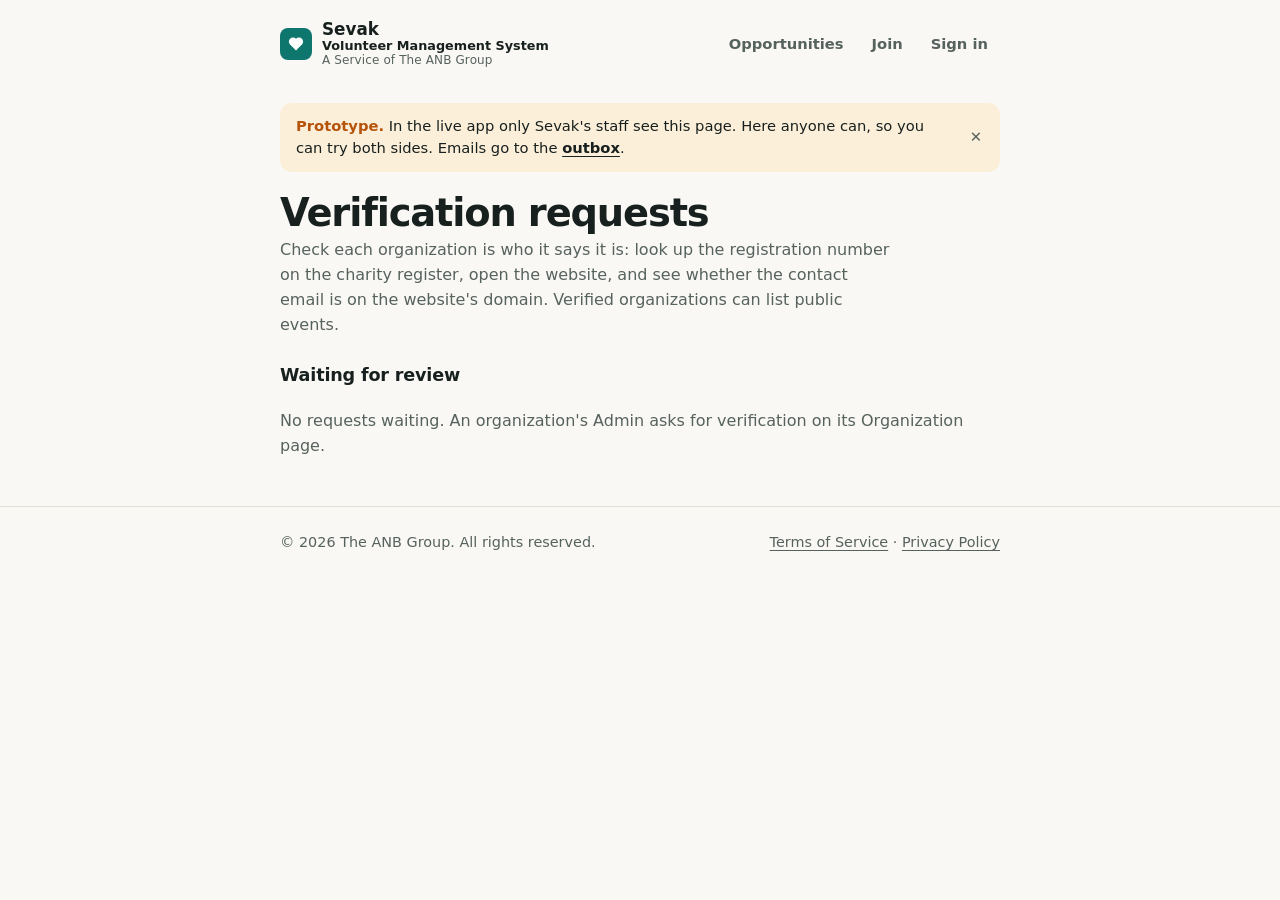
<file: app/review.html>
<!doctype html>
<html lang="en">
<head>
  <meta charset="utf-8">
  <meta name="viewport" content="width=device-width, initial-scale=1">
  <title>Verification requests · Sevak</title>
  <meta name="robots" content="noindex">
  <meta name="color-scheme" content="light dark">
  <link rel="icon" href="data:image/svg+xml,%3Csvg xmlns='http://www.w3.org/2000/svg' viewBox='0 0 24 24'%3E%3Crect width='24' height='24' rx='6' fill='%230f766e'/%3E%3Cg fill='%23fff' transform='translate(12 12) scale(.78) translate(-12 -12.4)'%3E%3Crect x='8' y='9' width='8' height='8' transform='rotate(45 12 13)'/%3E%3Ccircle cx='9.17' cy='10.17' r='4'/%3E%3Ccircle cx='14.83' cy='10.17' r='4'/%3E%3C/g%3E%3C/svg%3E">
  <link rel="stylesheet" href="app.css">
  <script src="forms.js" defer></script>
  <script src="orgs-store.js" defer></script>
  <script src="events-store.js" defer></script>
  <script src="members-store.js" defer></script>
  <script src="verify-store.js" defer></script>
  <script src="nav.js" defer></script>
  <script src="review.js" defer></script>
</head>
<body>
  <header class="site-header">
    <div class="container header-row">
      <a class="brand" href="../">
        <svg viewBox="0 0 24 24" aria-hidden="true">
          <rect width="24" height="24" rx="6" fill="#0f766e"/>
          <g fill="#fff" transform="translate(12 12) scale(.78) translate(-12 -12.4)">
            <rect x="8" y="9" width="8" height="8" transform="rotate(45 12 13)"/>
            <circle cx="9.17" cy="10.17" r="4"/>
            <circle cx="14.83" cy="10.17" r="4"/>
          </g>
        </svg>
        <span class="brand-text"><span class="brand-name">Sevak</span><span class="brand-subtitle">Volunteer Management System</span><span class="brand-tagline">A Service of The ANB Group</span></span>
      </a>
      <nav class="app-nav" id="app-nav" aria-label="Main"></nav>
    </div>
  </header>

  <main class="container">
    <p class="banner"><strong>Prototype.</strong> In the live app only Sevak's staff see this page. Here anyone can, so you can try both sides. Emails go to the <a href="outbox.html">outbox</a>.</p>

    <h1 class="page-title">Verification requests</h1>
    <p class="page-intro">Check each organization is who it says it is: look up the registration number on the charity register, open the website, and see whether the contact email is on the website's domain. Verified organizations can list public events.</p>

    <section aria-labelledby="queue-title">
      <h2 class="section-title" id="queue-title" tabindex="-1">Waiting for review</h2>
      <ul class="review-list" id="queue-list"></ul>
      <p class="empty" id="queue-empty" hidden>No requests waiting. An organization's Admin asks for verification on its Organization page.</p>
    </section>

    <section aria-labelledby="decided-title" id="decided-section" style="margin-top:32px" hidden>
      <h2 class="section-title" id="decided-title">Decided</h2>
      <ul class="review-list" id="decided-list"></ul>
    </section>
    <p class="status" id="review-status" role="status" aria-live="polite"></p>
  </main>

  <footer class="site-footer">
    <div class="container">
      <span>© 2026 The ANB Group. All rights reserved.</span>
      <span><a href="../terms.html">Terms of Service</a> · <a href="../privacy.html">Privacy Policy</a></span>
    </div>
  </footer>
</body>
</html>
</file>
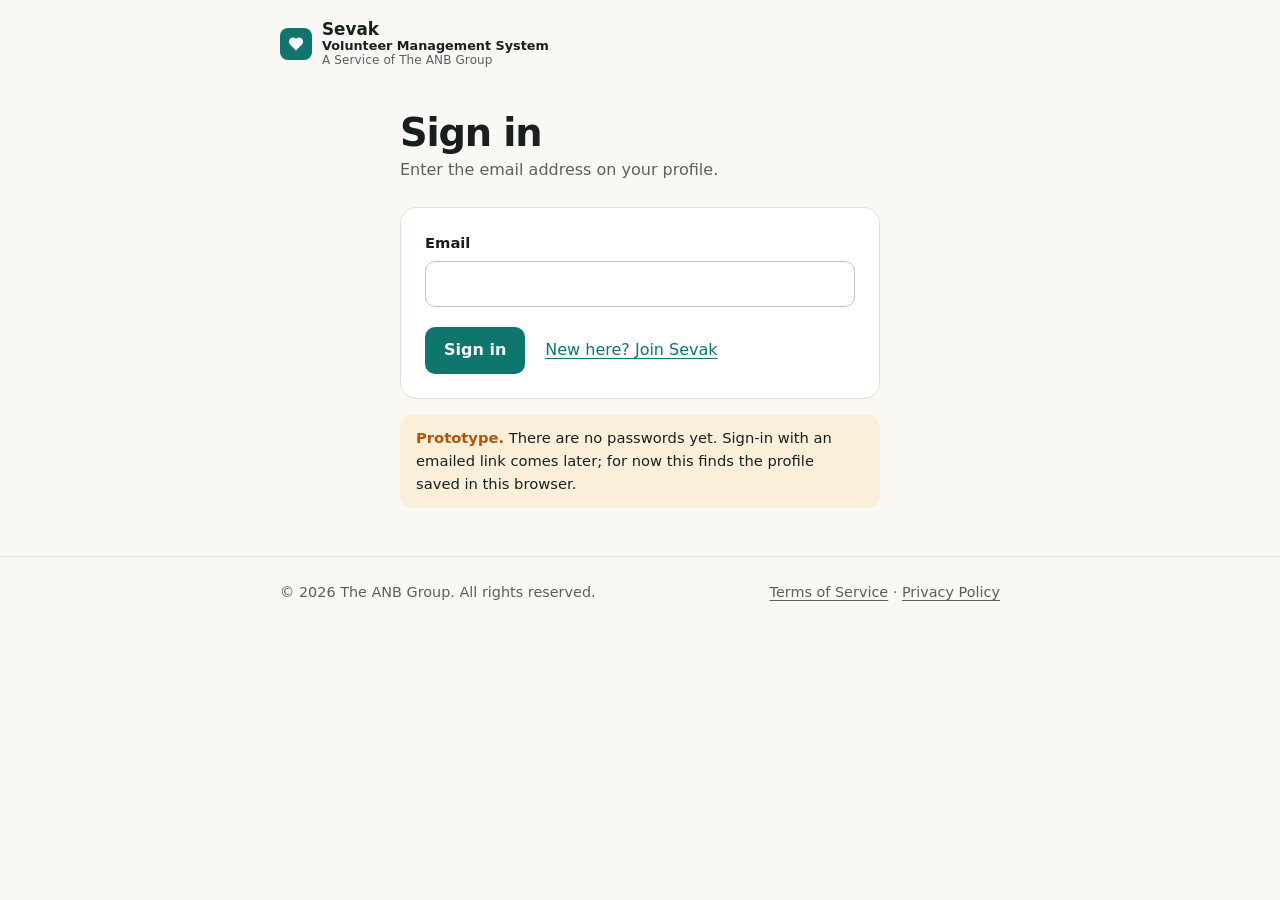
<file: app/signin.html>
<!doctype html>
<html lang="en">
<head>
  <meta charset="utf-8">
  <meta name="viewport" content="width=device-width, initial-scale=1">
  <title>Sign in · Sevak</title>
  <meta name="robots" content="noindex">
  <meta name="color-scheme" content="light dark">
  <link rel="icon" href="data:image/svg+xml,%3Csvg xmlns='http://www.w3.org/2000/svg' viewBox='0 0 24 24'%3E%3Crect width='24' height='24' rx='6' fill='%230f766e'/%3E%3Cg fill='%23fff' transform='translate(12 12) scale(.78) translate(-12 -12.4)'%3E%3Crect x='8' y='9' width='8' height='8' transform='rotate(45 12 13)'/%3E%3Ccircle cx='9.17' cy='10.17' r='4'/%3E%3Ccircle cx='14.83' cy='10.17' r='4'/%3E%3C/g%3E%3C/svg%3E">
  <link rel="stylesheet" href="app.css">
  <script src="forms.js" defer></script>
  <script src="signin.js" defer></script>
  <style>
    .signin { width: min(480px, 100%); margin: 24px auto 0; }
    .signin .actions { display: flex; flex-wrap: wrap; align-items: center; gap: 12px 20px; margin-top: 20px; }
  </style>
</head>
<body>
  <header class="site-header">
    <div class="container">
      <a class="brand" href="../">
        <svg viewBox="0 0 24 24" aria-hidden="true">
          <rect width="24" height="24" rx="6" fill="#0f766e"/>
          <g fill="#fff" transform="translate(12 12) scale(.78) translate(-12 -12.4)">
            <rect x="8" y="9" width="8" height="8" transform="rotate(45 12 13)"/>
            <circle cx="9.17" cy="10.17" r="4"/>
            <circle cx="14.83" cy="10.17" r="4"/>
          </g>
        </svg>
        <span class="brand-text"><span class="brand-name">Sevak</span><span class="brand-subtitle">Volunteer Management System</span><span class="brand-tagline">A Service of The ANB Group</span></span>
      </a>
    </div>
  </header>

  <main class="container">
    <div class="signin">
      <h1 class="page-title">Sign in</h1>
      <p class="page-intro">Enter the email address on your profile.</p>

      <form id="signin-form" class="section" novalidate>
        <div class="field">
          <label for="email">Email</label>
          <input id="email" name="email" type="email" autocomplete="email" required maxlength="254">
          <p class="error" id="email-error"></p>
        </div>
        <div class="actions">
          <button class="btn btn-primary" type="submit">Sign in</button>
          <a href="join.html">New here? Join Sevak</a>
        </div>
      </form>

      <p class="banner"><strong>Prototype.</strong> There are no passwords yet. Sign-in with an emailed link comes later; for now this finds the profile saved in this browser.</p>
    </div>
  </main>

  <footer class="site-footer">
    <div class="container">
      <span>© 2026 The ANB Group. All rights reserved.</span>
      <span><a href="../terms.html">Terms of Service</a> · <a href="../privacy.html">Privacy Policy</a></span>
    </div>
  </footer>
</body>
</html>
</file>
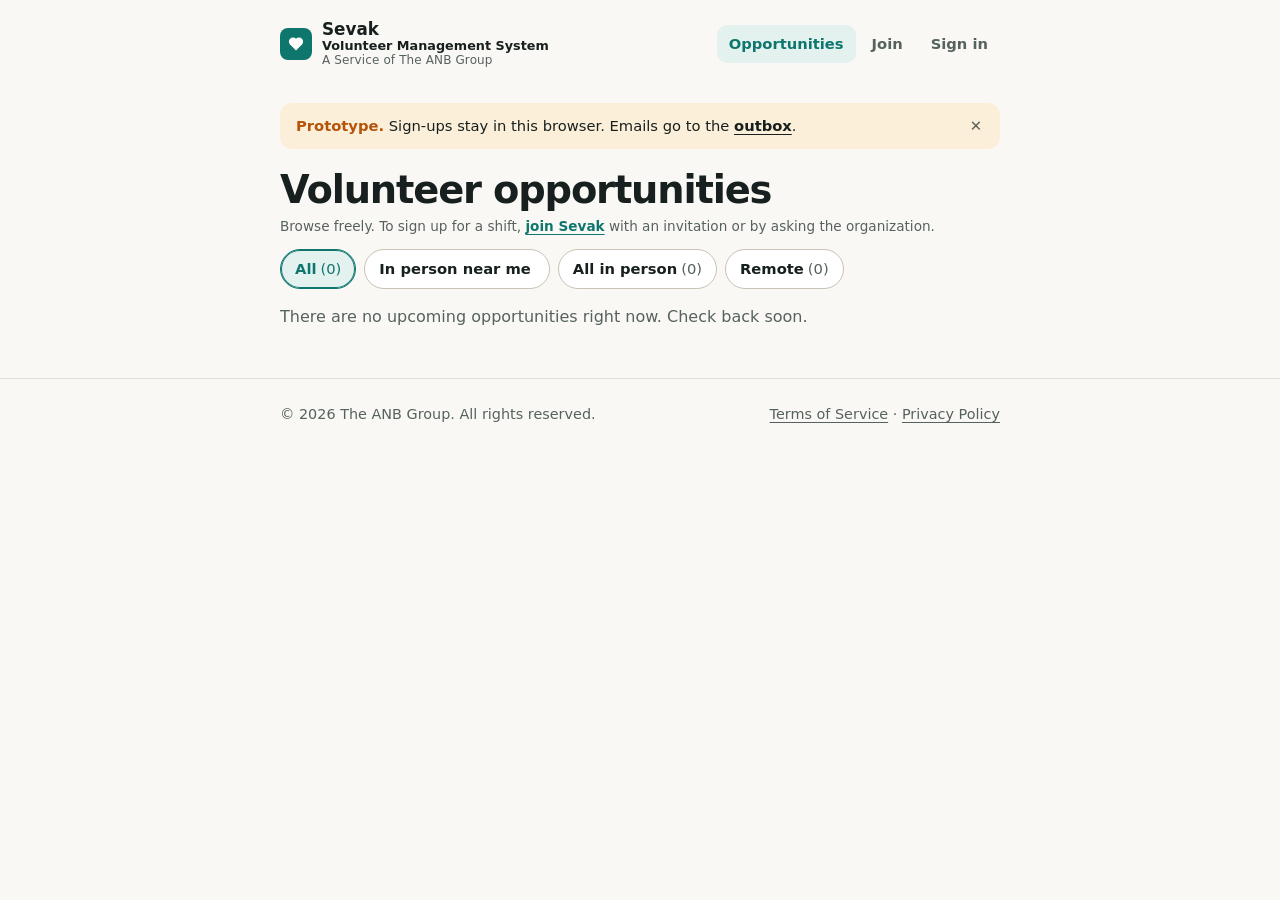
<file: app/signup.html>
<!doctype html>
<html lang="en">
<head>
  <meta charset="utf-8">
  <meta name="viewport" content="width=device-width, initial-scale=1">
  <title>Volunteer · Sevak</title>
  <meta name="robots" content="noindex">
  <meta name="color-scheme" content="light dark">
  <link rel="icon" href="data:image/svg+xml,%3Csvg xmlns='http://www.w3.org/2000/svg' viewBox='0 0 24 24'%3E%3Crect width='24' height='24' rx='6' fill='%230f766e'/%3E%3Cg fill='%23fff' transform='translate(12 12) scale(.78) translate(-12 -12.4)'%3E%3Crect x='8' y='9' width='8' height='8' transform='rotate(45 12 13)'/%3E%3Ccircle cx='9.17' cy='10.17' r='4'/%3E%3Ccircle cx='14.83' cy='10.17' r='4'/%3E%3C/g%3E%3C/svg%3E">
  <link rel="stylesheet" href="app.css">
  <script src="countries.js" defer></script>
  <script src="forms.js" defer></script>
  <script src="orgs-store.js" defer></script>
  <script src="events-store.js" defer></script>
  <script src="signups-store.js" defer></script>
  <script src="members-store.js" defer></script>
  <script src="nav.js" defer></script>
  <script src="signup.js" defer></script>
</head>
<body>
  <header class="site-header">
    <div class="container header-row">
      <a class="brand" href="../">
        <svg viewBox="0 0 24 24" aria-hidden="true">
          <rect width="24" height="24" rx="6" fill="#0f766e"/>
          <g fill="#fff" transform="translate(12 12) scale(.78) translate(-12 -12.4)">
            <rect x="8" y="9" width="8" height="8" transform="rotate(45 12 13)"/>
            <circle cx="9.17" cy="10.17" r="4"/>
            <circle cx="14.83" cy="10.17" r="4"/>
          </g>
        </svg>
        <span class="brand-text"><span class="brand-name">Sevak</span><span class="brand-subtitle">Volunteer Management System</span><span class="brand-tagline">A Service of The ANB Group</span></span>
      </a>
      <nav class="app-nav" id="app-nav" aria-label="Main"></nav>
    </div>
  </header>

  <main class="container">
    <p class="banner"><strong>Prototype.</strong> Sign-ups stay in this browser. Emails go to the <a href="outbox.html">outbox</a>.</p>

    <!-- Find events: published, upcoming events from every organization -->
    <section id="discover-view" hidden>
      <h1 class="page-title">Volunteer opportunities</h1>
      <p class="hint browse-hint" id="browse-hint" hidden>Browse freely. To sign up for a shift, <a href="join.html">join Sevak</a> with an invitation or by asking the organization.</p>
      <div class="tabs org-tabs" role="tablist" aria-label="Whose opportunities" id="org-tabs" hidden>
        <button type="button" class="tab" role="tab" id="tab-my-orgs" aria-controls="discover-panel" aria-selected="true">My organizations</button>
        <button type="button" class="tab" role="tab" id="tab-all-orgs" aria-controls="discover-panel" aria-selected="false" tabindex="-1">All organizations</button>
      </div>
      <div id="discover-panel">
        <div class="member-strip" id="member-strip" hidden></div>
        <fieldset class="opp-filter" id="opp-filter">
          <legend class="sr-only">Show</legend>
          <label class="filter-chip"><input type="radio" name="where" value="all" checked><span>All <span class="chip-count" data-count="all"></span></span></label>
          <label class="filter-chip"><input type="radio" name="where" value="near"><span>In person near me <span class="chip-count" data-count="near"></span></span></label>
          <label class="filter-chip"><input type="radio" name="where" value="in-person"><span>All in person <span class="chip-count" data-count="in-person"></span></span></label>
          <label class="filter-chip"><input type="radio" name="where" value="remote"><span>Remote <span class="chip-count" data-count="remote"></span></span></label>
        </fieldset>
        <div class="near-row" id="near-row" hidden>
          <label for="near">Near</label>
          <input id="near" type="text" autocomplete="address-level2" maxlength="80" placeholder="City, region or postal code" aria-describedby="near-hint">
          <p class="hint" id="near-hint">Same city or town, state or region, or postal area. <span id="near-source"></span></p>
        </div>
        <div id="discover-list"></div>
        <div class="empty" id="discover-empty" hidden></div>
      </div>
    </section>

    <!-- Your sign-ups -->
    <section id="mine-view" hidden>
      <h1 class="page-title">My sign-ups</h1>
      <div class="hours-summary" id="hours-summary" hidden></div>
      <p class="status" id="mine-status" role="status" aria-live="polite"></p>
      <div id="mine-groups"></div>
      <div class="section empty-state" id="mine-empty" hidden>
        <p><strong>You haven't signed up for anything yet.</strong></p>
        <p>Find an event that needs help and pick a shift.</p>
        <p><a class="btn btn-primary btn-small" href="signup.html">Browse opportunities</a></p>
      </div>
      <div class="section empty-state" id="mine-signed-out" hidden>
        <p><strong>Sign in to see your sign-ups.</strong></p>
        <p><a class="btn btn-primary btn-small" href="signin.html">Sign in</a></p>
      </div>
    </section>

    <!-- Message when the event can't be signed up for -->
    <div class="section notice notice-warn" id="notice" hidden></div>

    <!-- One event, in two steps: pick shifts, then confirm -->
    <section id="event-view" hidden>
      <div id="step-pick">
        <a class="back-link" href="signup.html">‹ Opportunities</a>
        <header class="event-head">
          <p class="event-host" id="host-line"></p>
          <p class="bar-parent" id="main-line" hidden></p>
          <h1 class="page-title" id="event-title"></h1>
          <p class="event-when" id="event-facts"></p>
          <p class="team-edit-hint" id="team-edit-hint" hidden></p>
          <p class="hint member-hint" id="member-hint" hidden></p>
        </header>
        <details class="about-event" id="about-event" hidden>
          <summary>About this event</summary>
          <div class="about-body" id="about-body"></div>
        </details>

        <form id="pick-form" novalidate>
          <h2 class="step-title" id="shifts-title">Choose your shifts</h2>
          <div class="day-picker" id="day-picker" role="group" aria-label="Day" hidden></div>
          <div id="shift-groups"></div>
          <p class="notice notice-warn" id="overlap-warning" hidden></p>
          <div class="action-bar" id="pick-bar">
            <div>
              <p class="action-count" id="pick-count" aria-live="polite">No shifts picked yet</p>
              <p class="error" id="shifts-error" role="alert"></p>
            </div>
            <button type="submit" class="btn btn-primary" id="continue">Continue</button>
          </div>
        </form>
      </div>

      <div id="step-confirm" hidden>
        <button type="button" class="back-link" id="back-to-shifts">‹ Shifts</button>
        <h1 class="page-title" id="confirm-step-title" tabindex="-1">Confirm your sign-up</h1>
        <p class="page-intro" id="confirm-step-event"></p>
        <form id="signup-form" novalidate>
          <section class="section" aria-labelledby="picked-title">
            <h2 class="section-title" id="picked-title">Your shifts</h2>
            <ul class="picked-list" id="picked-list"></ul>
          </section>

          <section class="section join-gate" id="join-gate" hidden aria-live="polite"></section>

          <section class="section who-summary" id="who-summary" hidden>
            <p>Signing up as <strong id="who-name"></strong> <span class="who-email" id="who-email"></span></p>
            <button type="button" class="btn btn-link" id="who-change">Change</button>
          </section>

          <fieldset class="section" id="details-section">
            <legend>Your details</legend>
            <p class="section-help" id="profile-note"></p>
            <div class="grid">
              <div class="field span-2">
                <label for="name">Full name</label>
                <input id="name" type="text" autocomplete="name" required maxlength="120">
                <p class="error" id="name-error"></p>
              </div>
              <div class="field">
                <label for="email">Email</label>
                <input id="email" type="email" autocomplete="email" required maxlength="254">
                <p class="hint">Your confirmation goes here.</p>
                <p class="error" id="email-error"></p>
              </div>
              <div class="field">
                <label for="phone">Mobile phone <span class="optional">(optional)</span></label>
                <input id="phone" type="tel" autocomplete="tel" inputmode="tel" maxlength="20">
                <p class="hint">Only for last-minute changes to your shifts.</p>
                <p class="error" id="phone-error"></p>
              </div>
            </div>
          </fieldset>

          <div class="action-bar">
            <p class="status" id="status" role="status" aria-live="polite"></p>
            <button type="submit" class="btn btn-primary" id="submit">Confirm sign-up</button>
          </div>
        </form>
      </div>
    </section>

    <!-- After signing up, and the "manage my sign-up" page -->
    <section id="confirm-view" hidden>
      <a class="back-link" href="signup.html">‹ Opportunities</a>
      <div class="confirm-head">
        <span class="confirm-icon" aria-hidden="true">✓</span>
        <div>
          <h1 class="page-title" id="confirm-title">You're signed up!</h1>
          <p class="page-intro" id="confirm-intro"></p>
        </div>
      </div>
      <section class="section" aria-labelledby="my-shifts-title">
        <h2 class="section-title" id="my-shifts-title">Your shifts</h2>
        <p class="section-help" id="confirm-event"></p>
        <ul class="my-shifts" id="my-shifts"></ul>
        <div class="fill-row" style="margin-top:16px">
          <button type="button" class="btn btn-secondary btn-small" id="add-calendar">Add to calendar (.ics)</button>
          <a class="btn btn-secondary btn-small" id="manage-link" href="#">Manage my sign-up</a>
          <a class="btn btn-secondary btn-small" id="more-shifts" href="#">Sign up for more shifts</a>
          <a class="btn btn-secondary btn-small" id="all-signups" href="signup.html?view=mine" hidden>All my sign-ups</a>
        </div>
        <p class="hint" id="manage-hint" style="margin-top:12px">In the live app, your confirmation email includes this "Manage my sign-up" link.</p>
        <p class="status" id="confirm-status" role="status" aria-live="polite"></p>
      </section>
    </section>
  </main>

  <footer class="site-footer">
    <div class="container">
      <span>© 2026 The ANB Group. All rights reserved.</span>
      <span><a href="../terms.html">Terms of Service</a> · <a href="../privacy.html">Privacy Policy</a></span>
    </div>
  </footer>
</body>
</html>
</file>
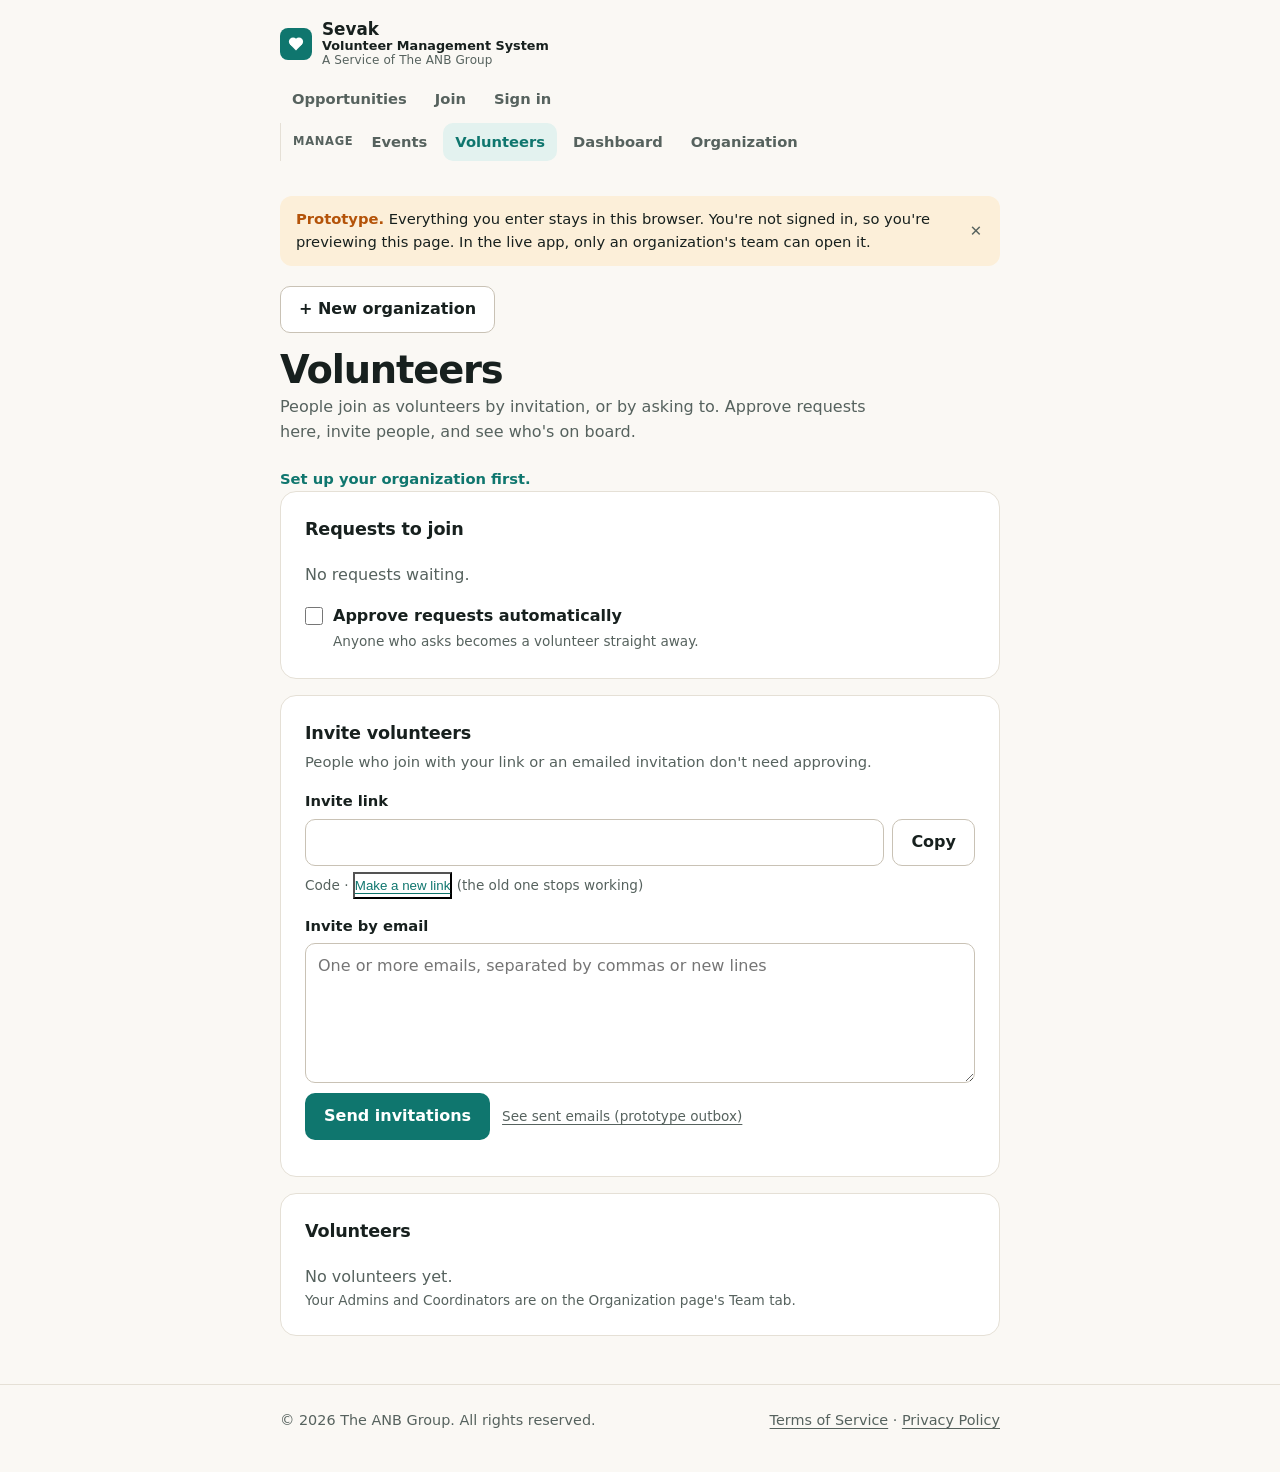
<file: app/volunteers.html>
<!doctype html>
<html lang="en">
<head>
  <meta charset="utf-8">
  <meta name="viewport" content="width=device-width, initial-scale=1">
  <title>Volunteers · Sevak</title>
  <meta name="robots" content="noindex">
  <meta name="color-scheme" content="light dark">
  <link rel="icon" href="data:image/svg+xml,%3Csvg xmlns='http://www.w3.org/2000/svg' viewBox='0 0 24 24'%3E%3Crect width='24' height='24' rx='6' fill='%230f766e'/%3E%3Cg fill='%23fff' transform='translate(12 12) scale(.78) translate(-12 -12.4)'%3E%3Crect x='8' y='9' width='8' height='8' transform='rotate(45 12 13)'/%3E%3Ccircle cx='9.17' cy='10.17' r='4'/%3E%3Ccircle cx='14.83' cy='10.17' r='4'/%3E%3C/g%3E%3C/svg%3E">
  <link rel="stylesheet" href="app.css">
  <script src="countries.js" defer></script>
  <script src="forms.js" defer></script>
  <script src="orgs-store.js" defer></script>
  <script src="events-store.js" defer></script>
  <script src="members-store.js" defer></script>
  <script src="nav.js" defer></script>
  <script src="volunteers.js" defer></script>
</head>
<body>
  <header class="site-header">
    <div class="container header-row">
      <a class="brand" href="../">
        <svg viewBox="0 0 24 24" aria-hidden="true">
          <rect width="24" height="24" rx="6" fill="#0f766e"/>
          <g fill="#fff" transform="translate(12 12) scale(.78) translate(-12 -12.4)">
            <rect x="8" y="9" width="8" height="8" transform="rotate(45 12 13)"/>
            <circle cx="9.17" cy="10.17" r="4"/>
            <circle cx="14.83" cy="10.17" r="4"/>
          </g>
        </svg>
        <span class="brand-text"><span class="brand-name">Sevak</span><span class="brand-subtitle">Volunteer Management System</span><span class="brand-tagline">A Service of The ANB Group</span></span>
      </a>
      <nav class="app-nav" id="app-nav" aria-label="Main"></nav>
    </div>
  </header>

  <main class="container">
    <p class="banner"><strong>Prototype.</strong> Everything you enter stays in this browser.</p>

    <div id="org-switcher"></div>
    <section class="org-context" id="org-context" aria-label="Organization" hidden></section>

    <h1 class="page-title">Volunteers</h1>
    <p class="page-intro">People join as volunteers by invitation, or by asking to. Approve requests here, invite people, and see who's on board.</p>
    <p class="status" id="vol-status" role="status" aria-live="polite"></p>

    <section class="section" aria-labelledby="requests-title">
      <h2 class="section-title" id="requests-title">Requests to join</h2>
      <ul class="person-list" id="request-list"></ul>
      <p class="empty" id="requests-empty">No requests waiting.</p>
      <label class="check-row" id="auto-row"><input type="checkbox" id="auto-approve"> <span><strong>Approve requests automatically</strong><br><span class="hint">Anyone who asks becomes a volunteer straight away.</span></span></label>
      <p class="hint" id="auto-hint" hidden></p>
    </section>

    <section class="section" aria-labelledby="invite-title">
      <h2 class="section-title" id="invite-title">Invite volunteers</h2>
      <p class="section-help">People who join with your link or an emailed invitation don't need approving.</p>
      <div class="field">
        <label for="invite-link">Invite link</label>
        <div class="copy-row">
          <input id="invite-link" type="text" readonly>
          <button type="button" class="btn btn-secondary btn-small" id="copy-link">Copy</button>
        </div>
        <p class="hint">Code <strong id="invite-code"></strong> · <button type="button" class="btn-link" id="reset-link">Make a new link</button> (the old one stops working)</p>
      </div>
      <div class="field" style="margin-top:16px">
        <label for="invite-emails">Invite by email</label>
        <textarea id="invite-emails" rows="3" placeholder="One or more emails, separated by commas or new lines"></textarea>
        <p class="error" id="invite-emails-error"></p>
      </div>
      <div class="fill-row" style="margin-top:10px">
        <button type="button" class="btn btn-primary btn-small" id="send-invites">Send invitations</button>
        <a href="outbox.html" class="hint">See sent emails (prototype outbox)</a>
      </div>
      <h3 class="subhead" id="invited-title" hidden>Invited, not joined yet</h3>
      <ul class="person-list" id="invited-list"></ul>
    </section>

    <section class="section" aria-labelledby="members-title">
      <h2 class="section-title" id="members-title">Volunteers</h2>
      <ul class="person-list" id="member-list"></ul>
      <p class="empty" id="members-empty">No volunteers yet.</p>
      <p class="hint">Your Admins and Coordinators are on the Organization page's Team tab.</p>
      <details class="full-shifts" id="declined-box" hidden>
        <summary id="declined-summary"></summary>
        <ul class="person-list" id="declined-list"></ul>
      </details>
    </section>
  </main>

  <footer class="site-footer">
    <div class="container">
      <span>© 2026 The ANB Group. All rights reserved.</span>
      <span><a href="../terms.html">Terms of Service</a> · <a href="../privacy.html">Privacy Policy</a></span>
    </div>
  </footer>
</body>
</html>
</file>
<file: app/app.css>
/* Shared styles for the Sevak front-end prototype. */

:root {
  --bg: #faf8f4;
  --surface: #ffffff;
  --text: #17201e;
  --muted: #56625e;
  --border: #e5e0d6;
  --input-border: #c9c2b5;
  --primary: #0f766e;
  --primary-hover: #0b5f59;
  --on-primary: #ffffff;
  --primary-soft: #e3f2ef;
  --accent: #b45309;
  --accent-soft: #fcefd9;
  --danger: #b42318;
  --danger-soft: #fdecea;
  --focus: rgba(15, 118, 110, 0.35);
  --viz-required: #86b6ef;
  --viz-enrolled: #256abf;
  --status-warning: #fab219;
  --viz-grid: #e1e0d9;
}
@media (prefers-color-scheme: dark) {
  :root:not([data-theme="light"]) {
    --bg: #0e1412;
    --surface: #151d1b;
    --text: #e8eeec;
    --muted: #9fb0ab;
    --border: #26322f;
    --input-border: #3a4844;
    --primary: #2dd4bf;
    --primary-hover: #5eead4;
    --on-primary: #04201d;
    --primary-soft: #12302c;
    --accent: #fbbf24;
    --accent-soft: #2c2312;
    --danger: #f97066;
    --danger-soft: #3a1714;
    --focus: rgba(45, 212, 191, 0.35);
    --viz-required: #184f95;
    --viz-enrolled: #5598e7;
    --status-warning: #fab219;
    --viz-grid: #2c2c2a;
  }
}
:root[data-theme="dark"] {
  --bg: #0e1412;
  --surface: #151d1b;
  --text: #e8eeec;
  --muted: #9fb0ab;
  --border: #26322f;
  --input-border: #3a4844;
  --primary: #2dd4bf;
  --primary-hover: #5eead4;
  --on-primary: #04201d;
  --primary-soft: #12302c;
  --accent: #fbbf24;
  --accent-soft: #2c2312;
  --danger: #f97066;
  --danger-soft: #3a1714;
  --focus: rgba(45, 212, 191, 0.35);
  --viz-required: #184f95;
  --viz-enrolled: #5598e7;
  --status-warning: #fab219;
  --viz-grid: #2c2c2a;
}

*, *::before, *::after { box-sizing: border-box; }

html { -webkit-text-size-adjust: 100%; }

body {
  margin: 0;
  font-family: ui-sans-serif, system-ui, -apple-system, "Segoe UI", Roboto, "Helvetica Neue", Arial, sans-serif;
  line-height: 1.55;
  color: var(--text);
  background: var(--bg);
  -webkit-font-smoothing: antialiased;
}

[hidden] { display: none !important; }

.container { width: min(720px, 100% - 32px); margin-inline: auto; }

/* Header and footer */
.site-header { padding-block: 20px; }
.header-row { display: flex; flex-wrap: wrap; align-items: center; justify-content: space-between; gap: 12px 20px; }
.app-nav { display: flex; flex-wrap: wrap; align-items: center; gap: 4px 12px; }
.nav-group { display: flex; align-items: center; gap: 4px; }
.nav-manage { padding-left: 12px; border-left: 1px solid var(--border); }
.nav-label { margin-right: 2px; font-size: 0.72rem; font-weight: 700; letter-spacing: 0.06em; text-transform: uppercase; color: var(--muted); }
.app-nav a {
  padding: 8px 12px;
  border-radius: 10px;
  color: var(--muted);
  font-weight: 600;
  font-size: 0.92rem;
  text-decoration: none;
}
.app-nav a:hover { color: var(--text); background: var(--surface); }
.app-nav a[aria-current="page"] { color: var(--primary); background: var(--primary-soft); }
.brand {
  display: inline-flex;
  align-items: center;
  gap: 10px;
  font-weight: 700;
  font-size: 1.05rem;
  color: inherit;
  text-decoration: none;
}
.brand svg { width: 32px; height: 32px; flex: none; }
.brand-text { display: flex; flex-direction: column; line-height: 1.15; }
.brand-name { font-weight: 700; font-size: 1.05rem; }
.brand-subtitle { font-weight: 600; font-size: 0.8rem; }
.brand-tagline { font-weight: 500; font-size: 0.75rem; color: var(--muted); letter-spacing: 0.01em; }

.site-footer {
  margin-top: 48px;
  padding-block: 24px 40px;
  border-top: 1px solid var(--border);
  color: var(--muted);
  font-size: 0.9rem;
}
.site-footer .container { display: flex; flex-wrap: wrap; justify-content: space-between; gap: 8px 24px; }
.site-footer a { color: inherit; text-underline-offset: 3px; }
.site-footer a:hover { color: var(--text); }

a { color: var(--primary); text-underline-offset: 3px; }

/* Page heading */
.page-title { margin: 8px 0 4px; font-size: clamp(1.9rem, 5vw, 2.4rem); letter-spacing: -0.03em; line-height: 1.1; }
.page-intro { margin: 0 0 24px; color: var(--muted); max-width: 60ch; }

/* Notices */
.banner, .notice {
  padding: 12px 16px;
  border-radius: 12px;
  font-size: 0.92rem;
}
.banner { position: relative; margin-bottom: 20px; padding-right: 48px; background: var(--accent-soft); color: var(--text); }
.banner[hidden] { display: none; }
.banner-close { position: absolute; top: 50%; right: 8px; transform: translateY(-50%); width: 32px; height: 32px; border: 0; border-radius: 8px; background: none; color: var(--muted); font: inherit; cursor: pointer; }
.banner-close:hover { background: var(--surface); color: var(--text); }
.banner-close:focus-visible { outline: none; box-shadow: 0 0 0 3px var(--focus); }
.banner strong { color: var(--accent); }
.banner a { color: inherit; font-weight: 600; text-underline-offset: 3px; }
.notice { background: var(--primary-soft); }
.notice-warn { background: var(--accent-soft); }
.notice p { margin: 0; }
.notice p + p { margin-top: 8px; }

/* Form sections */
.section {
  margin: 0 0 16px;
  padding: 24px;
  background: var(--surface);
  border: 1px solid var(--border);
  border-radius: 16px;
  min-width: 0;
}
.section > legend, .section-title {
  float: left;
  width: 100%;
  margin: 0 0 4px;
  padding: 0;
  font-size: 1.1rem;
  font-weight: 700;
  letter-spacing: -0.01em;
}
.section > legend + * { clear: both; }
/* Headings float like legends; what follows starts below them (a search box
   or list beside a full-width float would be squeezed to nothing). */
.section > .section-title + * { clear: both; }
.section-help { margin: 0 0 16px; color: var(--muted); font-size: 0.92rem; }

.grid { display: grid; grid-template-columns: repeat(2, minmax(0, 1fr)); gap: 16px; }
.grid .span-2 { grid-column: 1 / -1; }
.stack { display: grid; gap: 16px; }

.field { display: grid; grid-template-columns: minmax(0, 1fr); gap: 6px; min-width: 0; align-content: start; }
.field label, .label { font-weight: 600; font-size: 0.92rem; }
.optional { font-weight: 400; color: var(--muted); }
.hint { margin: 0; font-size: 0.85rem; color: var(--muted); }
.error { margin: 0; font-size: 0.85rem; color: var(--danger); font-weight: 600; }
.error:empty { display: none; }

input[type="text"], input[type="search"], input[type="email"], input[type="tel"], input[type="url"], input[type="date"], select, textarea {
  width: 100%;
  min-height: 44px;
  padding: 10px 12px;
  font: inherit;
  color: var(--text);
  background: var(--surface);
  border: 1px solid var(--input-border);
  border-radius: 10px;
}
input[type="search"] { -webkit-appearance: none; appearance: none; }
input:focus-visible, select:focus-visible, textarea:focus-visible, button:focus-visible, .choice input:focus-visible + span {
  outline: none;
  box-shadow: 0 0 0 3px var(--focus);
  border-color: var(--primary);
}
[aria-invalid="true"] { border-color: var(--danger) !important; }

textarea { min-height: 140px; resize: vertical; line-height: 1.5; }
.field-footer { display: flex; justify-content: space-between; gap: 12px; }
.counter { margin: 0; margin-left: auto; font-size: 0.82rem; color: var(--muted); white-space: nowrap; }

/* International phone numbers */
.phone-group { display: flex; flex-wrap: wrap; gap: 8px; }
.phone-group select { flex: 1 1 12rem; width: auto; min-width: 0; }
.phone-number { flex: 1 1 11rem; display: flex; min-width: 0; }
.phone-prefix {
  display: inline-flex;
  align-items: center;
  padding: 0 10px;
  border: 1px solid var(--input-border);
  border-right: 0;
  border-radius: 10px 0 0 10px;
  background: var(--bg);
  color: var(--muted);
  font-variant-numeric: tabular-nums;
}
.phone-number input { border-radius: 0 10px 10px 0; min-width: 0; }
.whatsapp { display: flex; flex-wrap: wrap; align-items: center; gap: 4px 14px; font-size: 0.88rem; }
.field .whatsapp label { display: inline-flex; align-items: center; gap: 8px; font-weight: 400; font-size: 0.88rem; cursor: pointer; }
.whatsapp input { width: 18px; height: 18px; margin: 0; accent-color: var(--primary); }
.whatsapp a { font-weight: 600; word-break: break-all; }

/* Link that opens what was typed in a URL field */
.open-link { justify-self: start; max-width: 100%; font-size: 0.9rem; font-weight: 600; overflow-wrap: anywhere; }
.open-link::after { content: " ↗"; }

/* Fill-from-website row */
.fill-row { display: flex; flex-wrap: wrap; align-items: center; gap: 8px 12px; }
.btn-small { min-height: 36px; padding: 6px 14px; font-size: 0.9rem; }
.btn-secondary:disabled { opacity: 0.5; cursor: not-allowed; border-color: var(--input-border); }
.filled { box-shadow: 0 0 0 2px var(--accent-soft); border-color: var(--accent) !important; }

/* Radio cards */
.choices { display: grid; grid-template-columns: repeat(2, 1fr); gap: 10px; }
.choices-wide { grid-template-columns: 1fr; }
.choice { position: relative; display: block; cursor: pointer; }
.choice input { position: absolute; opacity: 0; inset: 0; margin: 0; cursor: pointer; }
.choice > span {
  display: block;
  height: 100%;
  padding: 12px 14px;
  border: 1px solid var(--input-border);
  border-radius: 12px;
  background: var(--surface);
}
.choice strong { display: block; font-size: 0.95rem; }
.choice small { display: block; color: var(--muted); font-size: 0.82rem; }
.choice input:focus-visible + span { box-shadow: 0 0 0 3px var(--focus); }
.choice input:checked + span { border-color: var(--primary); background: var(--primary-soft); box-shadow: inset 0 0 0 1px var(--primary); }

/* Buttons */
.btn {
  display: inline-flex;
  align-items: center;
  justify-content: center;
  gap: 8px;
  min-height: 44px;
  padding: 10px 18px;
  font: inherit;
  font-weight: 650;
  border-radius: 10px;
  border: 1px solid transparent;
  cursor: pointer;
}
a.btn { text-decoration: none; }
.btn-primary { background: var(--primary); color: var(--on-primary); }
.btn-primary:hover { background: var(--primary-hover); }
.btn-primary:disabled { opacity: 0.5; cursor: not-allowed; }
.btn-secondary { background: var(--surface); color: var(--text); border-color: var(--input-border); }
.btn-secondary:hover { border-color: var(--primary); }
.btn-link { min-height: 0; padding: 4px 0; background: none; color: var(--primary); text-decoration: underline; text-underline-offset: 3px; }
.btn-danger { background: var(--surface); color: var(--danger); border-color: var(--danger); }
.btn-danger:hover { background: var(--danger-soft); }
.btn-danger-link { min-height: 0; padding: 4px 0; background: none; color: var(--danger); text-decoration: underline; text-underline-offset: 3px; }

/* Repeating rows (affiliations) */
.rows { display: grid; gap: 12px; margin-bottom: 12px; }
.row { display: grid; grid-template-columns: 220px 1fr auto; gap: 10px; align-items: end; }
.row .remove { min-height: 44px; }
.row-org { grid-template-columns: 1fr 200px auto; }

/* Team member cards */
.member {
  padding: 16px;
  border: 1px solid var(--border);
  border-radius: 12px;
}
.member-head { display: flex; justify-content: space-between; align-items: center; gap: 12px; margin-bottom: 12px; }
.member-head h3 { margin: 0; font-size: 0.95rem; }

/* Events */
.breadcrumb { margin: 0 0 4px; font-size: 0.92rem; }
.breadcrumb a { text-decoration: none; font-weight: 600; }
.breadcrumb a:hover { text-decoration: underline; }
.summary { margin: 0 0 12px; font-size: 0.9rem; font-weight: 600; color: var(--primary); }
.role-card .grid { margin-bottom: 4px; }
.shifts-title { margin: 16px 0 8px; font-size: 0.85rem; letter-spacing: 0.06em; text-transform: uppercase; color: var(--muted); }
.shift-list { display: grid; gap: 10px; }
.shift-row {
  display: grid;
  grid-template-columns: minmax(9.25rem, 1.2fr) minmax(8.75rem, 1fr) minmax(8.75rem, 1fr) minmax(4rem, 0.6fr) auto;
  gap: 10px;
  align-items: start;
  padding: 12px;
  border-radius: 10px;
  background: var(--bg);
}
.shift-row .remove-shift { margin-top: 27px; min-height: 44px; min-width: 44px; padding: 10px 12px; }
.shift-row .remove-label { display: none; }
.shift-row select { padding-left: 8px; padding-right: 2px; }
input[type="time"], input[type="number"] {
  width: 100%;
  min-height: 44px;
  padding: 10px 6px 10px 10px;
  font: inherit;
  color: var(--text);
  background: var(--surface);
  border: 1px solid var(--input-border);
  border-radius: 10px;
}

.section-head { display: flex; flex-wrap: wrap; justify-content: space-between; align-items: center; gap: 12px; }
.section-head .section-title { float: none; width: auto; margin: 0; }
.event-list { display: grid; gap: 10px; margin: 16px 0 0; padding: 0; list-style: none; }
.event-item {
  display: grid;
  grid-template-columns: minmax(0, 1fr) auto;
  gap: 4px 16px;
  align-items: center;
  padding: 14px 16px;
  border: 1px solid var(--border);
  border-radius: 12px;
}
.event-item h3 { margin: 0; font-size: 1rem; }
.event-item h3 a { color: inherit; text-decoration: none; }
.event-item h3 a:hover { text-decoration: underline; }
.event-meta { margin: 0; font-size: 0.88rem; color: var(--muted); }
.badges { display: flex; flex-wrap: wrap; gap: 6px; }
.badge {
  display: inline-block;
  padding: 2px 10px;
  border-radius: 999px;
  font-size: 0.78rem;
  font-weight: 650;
  background: var(--bg);
  color: var(--muted);
  border: 1px solid var(--border);
}
.badge-published { background: var(--primary-soft); color: var(--primary); border-color: transparent; }
.badge-draft { background: var(--accent-soft); color: var(--accent); border-color: transparent; }
.badge-danger { background: var(--danger-soft); color: var(--danger); border-color: transparent; }
.badge-inactive { background: transparent; color: var(--muted); border-style: dashed; }
.event-item.is-inactive h3 a { color: var(--muted); }
.show-inactive { display: inline-flex; align-items: center; gap: 8px; margin-top: 12px; font-size: 0.9rem; color: var(--muted); cursor: pointer; }
.show-inactive input { width: 18px; height: 18px; accent-color: var(--primary); }
.inactive-note .btn { margin-top: 4px; }
.empty { margin: 16px 0 0; color: var(--muted); }
.main-group {
  margin-top: 16px;
  padding: 16px;
  border: 1px solid var(--border);
  border-radius: 14px;
  background: var(--bg);
}
.main-head { display: flex; flex-wrap: wrap; justify-content: space-between; align-items: center; gap: 8px 12px; }
.main-head h3 { margin: 0; font-size: 1.05rem; }
.main-head h3 a { color: inherit; text-decoration: none; }
.main-head h3 a:hover { text-decoration: underline; }
.sub-list { margin-top: 12px; padding-left: 14px; border-left: 3px solid var(--primary-soft); }
.sub-list .event-item { background: var(--surface); }
.main-group .empty { margin-top: 8px; font-size: 0.9rem; }
.list-heading { margin: 24px 0 0; font-size: 0.85rem; letter-spacing: 0.06em; text-transform: uppercase; color: var(--muted); }

/* Organization switcher */
.org-switcher { display: flex; flex-wrap: wrap; align-items: center; gap: 8px 12px; margin: 0 0 16px; }
.org-switcher label { font-weight: 650; font-size: 0.9rem; color: var(--muted); }
.org-switcher select { width: auto; min-width: 0; max-width: 100%; flex: 0 1 20rem; min-height: 40px; padding: 6px 10px; font-weight: 600; }

/* Organization context header */
.org-context {
  display: grid;
  grid-template-columns: auto minmax(0, 1fr) auto;
  align-items: center;
  gap: 12px 16px;
  margin: 0 0 20px;
  padding: 16px 20px;
  background: var(--surface);
  border: 1px solid var(--border);
  border-radius: 16px;
}
.org-avatar {
  display: grid;
  place-items: center;
  width: 48px;
  height: 48px;
  border-radius: 12px;
  background: var(--primary-soft);
  color: var(--primary);
  font-weight: 800;
  letter-spacing: 0.02em;
}
.org-context-text p { margin: 0; }
.org-eyebrow { font-size: 0.72rem; font-weight: 700; letter-spacing: 0.08em; text-transform: uppercase; color: var(--muted); }
.org-name { font-size: 1.2rem; font-weight: 750; letter-spacing: -0.01em; line-height: 1.25; overflow-wrap: anywhere; }
.org-details { font-size: 0.88rem; color: var(--muted); }
.org-context-side { display: grid; justify-items: end; gap: 6px; }
.org-links { display: flex; flex-wrap: wrap; gap: 4px 14px; font-size: 0.88rem; font-weight: 600; }

/* Tabs */
.sr-only {
  position: absolute;
  width: 1px;
  height: 1px;
  padding: 0;
  margin: -1px;
  overflow: hidden;
  clip: rect(0, 0, 0, 0);
  white-space: nowrap;
  border: 0;
}
.tabs {
  display: flex;
  gap: 4px;
  margin: 0 0 16px;
  padding: 4px;
  overflow-x: auto;
  background: var(--surface);
  border: 1px solid var(--border);
  border-radius: 14px;
  scrollbar-width: thin;
}
.tab {
  position: relative;
  flex: 1 0 auto;
  min-height: 42px;
  padding: 8px 16px;
  font: inherit;
  font-weight: 650;
  font-size: 0.95rem;
  color: var(--muted);
  background: none;
  border: 0;
  border-radius: 10px;
  cursor: pointer;
  white-space: nowrap;
}
.tab:hover { color: var(--text); background: var(--bg); }
.tab[aria-selected="true"] { color: var(--primary); background: var(--primary-soft); }
.tab:focus-visible { outline: none; box-shadow: 0 0 0 3px var(--focus); }
.tab-dot {
  display: none;
  position: absolute;
  top: 8px;
  right: 6px;
  width: 8px;
  height: 8px;
  border-radius: 50%;
  background: var(--danger);
}
.tab.has-error .tab-dot { display: block; }
.tab-panel.is-hidden { display: none; }
.panel-next { display: flex; justify-content: flex-end; margin-top: 20px; }

/* Dashboard */
.filter-row { display: flex; flex-wrap: wrap; gap: 12px 16px; margin: 0 0 16px; }
.filter-row .field { flex: 0 1 14rem; }
.filter-row select { min-height: 40px; padding: 6px 10px; }

.kpi-row { display: grid; grid-template-columns: repeat(4, minmax(0, 1fr)); gap: 12px; margin-bottom: 12px; }
.kpi { padding: 16px; background: var(--surface); border: 1px solid var(--border); border-radius: 14px; }
.kpi-label { margin: 0; font-size: 0.85rem; color: var(--muted); }
.kpi-value { margin: 4px 0 0; font-size: 1.9rem; font-weight: 650; letter-spacing: -0.02em; line-height: 1.1; }

.fill-card { padding: 16px 20px; }
.fill-head { display: flex; flex-wrap: wrap; justify-content: space-between; align-items: baseline; gap: 4px 12px; margin-bottom: 8px; }
.fill-value { margin: 0; font-size: 1.3rem; font-weight: 650; }
.fill-note { font-size: 0.88rem; font-weight: 400; color: var(--muted); }

/* A meter: the track is the number required, the fill the number enrolled.
   Same hue, two steps; 4px rounded data end, square at the baseline, and a
   2px surface gap where the fill meets the track. */
.meter {
  position: relative;
  display: block;
  height: 14px;
  background: var(--viz-required);
  border-radius: 0 4px 4px 0;
  overflow: hidden;
}
.meter-fill {
  display: block;
  height: 100%;
  background: var(--viz-enrolled);
  border-radius: 0 4px 4px 0;
  box-shadow: 2px 0 0 var(--surface);
}
.meter.bar { height: 16px; flex: 1 1 auto; cursor: default; }
.meter.bar:focus-visible { outline: none; box-shadow: 0 0 0 3px var(--focus); }
.meter.bar-small { height: 8px; }

.view-toggle { display: inline-flex; padding: 3px; background: var(--bg); border: 1px solid var(--border); border-radius: 10px; }
.view-btn { min-height: 32px; padding: 4px 12px; font: inherit; font-size: 0.88rem; font-weight: 600; color: var(--muted); background: none; border: 0; border-radius: 8px; cursor: pointer; }
.view-btn[aria-pressed="true"] { color: var(--text); background: var(--surface); box-shadow: 0 1px 2px rgba(0, 0, 0, 0.08); }
.view-btn:focus-visible { outline: none; box-shadow: 0 0 0 3px var(--focus); }

.legend { display: flex; flex-wrap: wrap; gap: 4px 16px; margin: 10px 0 4px; font-size: 0.85rem; color: var(--muted); }
.legend span { display: inline-flex; align-items: center; gap: 6px; }
.swatch { display: inline-block; width: 14px; height: 10px; border-radius: 0 3px 3px 0; }
.swatch-enrolled { background: var(--viz-enrolled); }
.swatch-required { background: var(--viz-required); }

.bars { margin: 8px 0 0; padding: 0; list-style: none; }
.bar-row { padding: 14px 0; border-top: 1px solid var(--viz-grid); }
.bar-row:first-child { border-top: 0; }
.bar-head { display: flex; flex-wrap: wrap; justify-content: space-between; align-items: flex-start; gap: 6px 12px; margin-bottom: 8px; }
.bar-parent { margin: 0; font-size: 0.75rem; font-weight: 700; letter-spacing: 0.06em; text-transform: uppercase; color: var(--muted); }
.bar-title { font-weight: 650; color: var(--text); text-decoration: none; }
.bar-title:hover { text-decoration: underline; }
.bar-line { display: flex; align-items: center; gap: 12px; }
.bar-value { flex: none; min-width: 7.5rem; font-size: 0.88rem; color: var(--text); font-variant-numeric: tabular-nums; }

.status-badge { display: inline-flex; align-items: center; gap: 6px; font-size: 0.82rem; font-weight: 650; color: var(--text); white-space: nowrap; }
.status-icon {
  display: inline-grid;
  place-items: center;
  width: 16px;
  height: 16px;
  border-radius: 50%;
  background: var(--status-warning);
  color: #3a2a00;
  font-size: 0.72rem;
  font-weight: 800;
}

.shift-details { margin-top: 8px; font-size: 0.88rem; }
.shift-details summary { cursor: pointer; color: var(--muted); font-weight: 600; }
.shift-bars { display: grid; gap: 8px; margin: 10px 0 0; padding: 0 0 0 4px; list-style: none; }
.shift-bars li { display: grid; grid-template-columns: minmax(0, 1fr) minmax(6rem, 0.8fr) auto; align-items: center; gap: 12px; }
.shift-label { color: var(--muted); overflow-wrap: anywhere; }
.shift-bars .bar-value { min-width: 3.5rem; text-align: right; }

.chart-card { position: relative; }
.tooltip {
  position: absolute;
  z-index: 5;
  display: grid;
  gap: 2px;
  padding: 8px 10px;
  max-width: 16rem;
  font-size: 0.85rem;
  color: var(--text);
  background: var(--surface);
  border: 1px solid var(--border);
  border-radius: 10px;
  box-shadow: 0 6px 20px rgba(0, 0, 0, 0.15);
  pointer-events: none;
}
.tooltip strong { font-size: 0.95rem; }
.tooltip span { color: var(--muted); }

.table-wrap { overflow-x: auto; margin-top: 8px; }
.data-table { width: 100%; border-collapse: collapse; font-size: 0.92rem; }
.data-table th, .data-table td { padding: 10px 8px; text-align: left; border-bottom: 1px solid var(--viz-grid); }
.data-table thead th { font-size: 0.8rem; color: var(--muted); font-weight: 650; }
.data-table tbody th { font-weight: 600; }
.data-table .num { text-align: right; font-variant-numeric: tabular-nums; white-space: nowrap; }

.sample-card { border-style: dashed; }

/* Volunteer sign-up */
.volunteer-link-row { display: flex; flex-wrap: wrap; align-items: baseline; gap: 4px 10px; margin: 0 0 12px; font-weight: 600; }
.volunteer-link-row .hint { font-weight: 400; }
.host-line { display: flex; flex-wrap: wrap; align-items: center; gap: 6px; margin: 8px 0 4px; color: var(--muted); }
.host-line strong { color: var(--text); }
.event-facts { display: grid; gap: 4px; margin: 4px 0 12px; padding: 0; list-style: none; color: var(--text); }
.event-facts li::before { content: "·"; margin-right: 8px; color: var(--muted); }
.event-description { margin: 0 0 20px; max-width: 65ch; white-space: pre-line; }
.day-group + .day-group { margin-top: 18px; }
.day-title { margin: 0 0 8px; font-size: 0.85rem; letter-spacing: 0.06em; text-transform: uppercase; color: var(--muted); }
.shift-choices { display: grid; gap: 8px; margin: 0; padding: 0; list-style: none; }
.shift-choice {
  display: grid;
  grid-template-columns: 22px minmax(0, 1fr) auto;
  align-items: start;
  gap: 12px;
  padding: 12px 14px;
  border: 1px solid var(--input-border);
  border-radius: 12px;
  cursor: pointer;
}
.shift-choice input { width: 20px; height: 20px; margin: 2px 0 0; accent-color: var(--primary); }
.shift-choice:has(input:checked) { border-color: var(--primary); background: var(--primary-soft); box-shadow: inset 0 0 0 1px var(--primary); }
.shift-choice:has(input:focus-visible) { box-shadow: 0 0 0 3px var(--focus); }
.shift-choice.is-full { cursor: not-allowed; opacity: 0.6; }
.shift-choice-text { display: grid; gap: 2px; }
.shift-choice-text strong { font-size: 0.98rem; }
.shift-time { font-size: 0.9rem; color: var(--text); }
.shift-desc { font-size: 0.85rem; color: var(--muted); }
.spots { font-size: 0.85rem; font-weight: 600; color: var(--muted); white-space: nowrap; }
.shift-choice:has(input:checked) .spots { color: var(--primary); }
#overlap-warning { margin-top: 12px; }

.confirm-head { display: flex; align-items: flex-start; gap: 16px; margin: 8px 0 20px; }
.confirm-icon {
  flex: none;
  display: grid;
  place-items: center;
  width: 48px;
  height: 48px;
  margin-top: 8px;
  border-radius: 50%;
  background: var(--primary);
  color: var(--on-primary);
  font-size: 1.5rem;
  font-weight: 800;
}
.my-shifts { display: grid; gap: 8px; margin: 0; padding: 0; list-style: none; }
.my-shift { display: flex; justify-content: space-between; align-items: center; gap: 12px; padding: 12px 14px; border: 1px solid var(--border); border-radius: 12px; }
.my-shift div { display: grid; gap: 2px; }
.my-shift.is-cancelled strong { text-decoration: line-through; color: var(--muted); }
.event-list .list-heading { display: grid; gap: 2px; margin-top: 20px; }
.event-list .list-heading .hint { text-transform: none; letter-spacing: 0; font-weight: 400; }

/* Profile photo */
.photo-field { position: relative; display: flex; flex-wrap: wrap; align-items: center; gap: 16px 20px; margin: 0 0 20px; padding: 16px; border: 1px dashed var(--input-border); border-radius: 14px; }
.photo-field.is-dragover { border-color: var(--primary); background: var(--primary-soft); }
.photo-frame { flex: none; width: 104px; height: 104px; border-radius: 50%; overflow: hidden; background: var(--primary-soft); color: var(--primary); display: grid; place-items: center; }
.photo-img { width: 100%; height: 100%; object-fit: cover; }
.photo-img[hidden], .photo-placeholder[hidden] { display: none; }
.photo-placeholder svg { width: 56px; height: 56px; }
.photo-body { flex: 1 1 240px; min-width: 0; display: grid; gap: 6px; }
.photo-body .label { margin: 0; }
.photo-buttons { display: flex; flex-wrap: wrap; align-items: center; gap: 8px 12px; margin-top: 4px; }
.photo-status:empty { display: none; }
.photo-drop-hint { position: absolute; inset: 0; display: none; place-items: center; border-radius: 14px; background: color-mix(in srgb, var(--primary-soft) 92%, transparent); color: var(--primary); font-weight: 700; pointer-events: none; }
.photo-field.is-dragover .photo-drop-hint { display: grid; }

.camera-dialog { width: min(440px, calc(100% - 32px)); padding: 20px; border: 1px solid var(--border); border-radius: 18px; background: var(--surface); color: var(--text); }
.camera-dialog::backdrop { background: rgba(0, 0, 0, 0.55); }
.camera-title { margin: 0 0 12px; font-size: 1.15rem; }
.camera-frame { position: relative; aspect-ratio: 1; overflow: hidden; border-radius: 14px; background: #111; }
.camera-video { width: 100%; height: 100%; object-fit: cover; transform: scaleX(-1); }
.camera-guide { position: absolute; inset: 12%; border: 2px solid rgba(255, 255, 255, 0.7); border-radius: 50%; pointer-events: none; }
.camera-message { position: absolute; inset: auto 12px 12px; margin: 0; padding: 8px 12px; border-radius: 10px; background: rgba(0, 0, 0, 0.7); color: #fff; font-size: 0.9rem; }
.camera-message[hidden] { display: none; }
.camera-actions { display: flex; flex-wrap: wrap; justify-content: flex-end; gap: 10px; margin-top: 16px; }

@media (max-width: 480px) {
  .photo-field { justify-content: center; text-align: center; }
  .photo-buttons { justify-content: center; }
  .camera-actions .btn { flex: 1 1 auto; }
}

/* Signed-in line on the volunteer pages */
.signed-in { margin: 0 0 12px; font-size: 0.9rem; color: var(--muted); }
.signed-in strong { color: var(--text); }
.signed-in a { color: var(--primary); text-underline-offset: 3px; }
.signed-in .btn-link { font: inherit; padding: 0; border: 0; cursor: pointer; }

/* Volunteer opportunities: tabs, filter and my sign-ups */
.tab-count { font-weight: 600; }
.opp-filter { display: flex; flex-wrap: wrap; gap: 8px; margin: 0 0 12px; padding: 0; border: 0; min-width: 0; }
.filter-chip { position: relative; cursor: pointer; }
.filter-chip input { position: absolute; opacity: 0; inset: 0; margin: 0; cursor: pointer; }
.filter-chip > span { display: inline-flex; align-items: center; gap: 4px; min-height: 40px; padding: 8px 14px; border: 1px solid var(--input-border); border-radius: 999px; background: var(--surface); font-weight: 600; font-size: 0.92rem; }
.filter-chip .chip-count { font-weight: 400; color: var(--muted); }
.filter-chip input:checked + span { border-color: var(--primary); background: var(--primary-soft); color: var(--primary); box-shadow: inset 0 0 0 1px var(--primary); }
.filter-chip input:checked + span .chip-count { color: inherit; }
.filter-chip input:focus-visible + span { box-shadow: 0 0 0 3px var(--focus); }
.near-row { display: grid; gap: 6px; max-width: 420px; margin: 0 0 12px; }
.near-row label { font-weight: 600; font-size: 0.92rem; }
.empty-state p { margin: 0; }
.empty-state p + p { margin-top: 8px; }
.mine-heading { margin: 20px 0 8px; font-size: 0.85rem; text-transform: uppercase; letter-spacing: 0.06em; color: var(--muted); }
#mine-groups > .mine-heading:first-child { margin-top: 4px; }
.signup-shifts { display: grid; gap: 8px; margin: 8px 0 0; padding: 0; list-style: none; font-size: 0.92rem; }
.my-signup.is-cancelled .signup-shifts { display: block; padding-left: 18px; list-style: disc; }

/* Hours on My sign-ups */
.signup-shift { padding-top: 8px; border-top: 1px dashed var(--border); }
.signup-shift:first-child { padding-top: 0; border-top: 0; }
.signup-shift:focus { outline: none; }
.signup-shift:focus-visible { box-shadow: 0 0 0 3px var(--focus); border-radius: 6px; }
.signup-shift-label { display: block; }
.hours-row { display: flex; flex-wrap: wrap; align-items: center; gap: 6px 12px; margin-top: 6px; }
.hours-row[hidden] { display: none; }
.hours-row .btn-link { min-height: 32px; padding: 4px 0; font-size: 0.9rem; }
.hours-ask { color: var(--accent); font-weight: 600; }
.hours-done strong { color: var(--primary); }
.hours-form { display: grid; gap: 10px; margin-top: 10px; padding: 12px; border: 1px solid var(--border); border-radius: 12px; background: var(--bg); }
.hours-mode { display: flex; flex-wrap: wrap; gap: 8px; min-width: 0; margin: 0; padding: 0; border: 0; }
.hours-mode legend { margin: 0 0 6px; padding: 0; font-size: 0.9rem; font-weight: 600; }
.hours-fields { display: grid; grid-template-columns: repeat(2, minmax(0, 150px)); gap: 10px; }
.hours-fields[hidden] { display: none; }
.hours-error:empty { display: none; }
.hours-actions { display: flex; flex-wrap: wrap; justify-content: flex-end; gap: 8px; }
.hours-summary { display: flex; flex-wrap: wrap; align-items: baseline; justify-content: space-between; gap: 4px 16px; margin: 4px 0 8px; padding: 14px 16px; border: 1px solid var(--border); border-radius: 14px; background: var(--surface); }
.hours-summary[hidden] { display: none; }
.hours-total { display: flex; align-items: baseline; gap: 10px; margin: 0; }
.hours-total-label { font-size: 0.8rem; font-weight: 700; letter-spacing: 0.05em; text-transform: uppercase; color: var(--muted); }
.hours-total-value { font-size: 1.5rem; color: var(--primary); }
.hours-sub { margin: 0; font-size: 0.9rem; color: var(--muted); }
#mine-status:empty { display: none; }
#mine-status { margin: 8px 0 0; }
.signup-manage { display: inline-block; margin-top: 8px; font-size: 0.9rem; font-weight: 600; color: var(--primary); text-underline-offset: 3px; }
.my-signup.is-cancelled h3, .my-signup.is-cancelled .signup-shifts { color: var(--muted); }
.my-signup.is-cancelled .signup-shifts { text-decoration: line-through; }

/* Way in to the Manage pages, team list on My profile */
.way-in-doors { display: grid; grid-template-columns: repeat(2, minmax(0, 1fr)); gap: 16px; margin-top: 8px; }
.way-in-door { margin: 0; display: grid; align-content: start; gap: 4px; }
.way-in-door .section-title { float: none; }
.way-in-door .btn { justify-self: start; margin-top: 4px; }
.way-in-back { margin: 20px 0 0; }
.way-in-back a, .team-doors a { color: var(--primary); text-underline-offset: 3px; }
.team-notice { display: flex; flex-wrap: wrap; align-items: center; justify-content: space-between; gap: 8px 16px; margin-bottom: 16px; }
.team-notice a { color: var(--primary); font-weight: 600; text-underline-offset: 3px; }
.preview-note { display: inline; }
.subhead { margin: 20px 0 8px; font-size: 1rem; }
.team-list { display: grid; gap: 8px; margin: 0; padding: 0; list-style: none; }
.team-list[hidden] { display: none; }
.team-item { display: flex; flex-wrap: wrap; align-items: center; gap: 8px 14px; padding: 10px 14px; border: 1px solid var(--border); border-radius: 12px; }
.team-item strong { flex: 1 1 auto; min-width: 0; overflow-wrap: anywhere; }
.team-item a { color: var(--primary); font-weight: 600; text-underline-offset: 3px; }
.team-doors { display: grid; gap: 6px; margin-top: 14px; }
.team-doors p { margin: 0; }
@media (max-width: 600px) {
  .way-in-doors { grid-template-columns: minmax(0, 1fr); }
}

.account-line { margin: -12px 0 20px; font-size: 0.9rem; color: var(--muted); }
.account-line strong { color: var(--text); }
.account-line .btn-link { font: inherit; padding: 0; border: 0; cursor: pointer; }

/* Volunteer pages: opportunities list */
.back-link { display: inline-flex; align-items: center; min-height: 36px; margin: 0 0 8px; padding: 0; border: 0; background: none; font: inherit; font-weight: 600; font-size: 0.95rem; color: var(--primary); text-decoration: none; cursor: pointer; }
.back-link:hover { text-decoration: underline; text-underline-offset: 3px; }
.back-link:focus-visible { outline: none; box-shadow: 0 0 0 3px var(--focus); border-radius: 6px; }
.opp-group { margin: 22px 0 8px; font-size: 0.8rem; font-weight: 700; letter-spacing: 0.06em; text-transform: uppercase; color: var(--muted); }
.opp-group-hint { margin: -4px 0 8px; }
.opp-list { display: grid; gap: 8px; margin: 0; padding: 0; list-style: none; }
.opp-row { display: flex; align-items: center; justify-content: space-between; gap: 12px; padding: 12px 16px; border: 1px solid var(--border); border-radius: 12px; background: var(--surface); color: var(--text); text-decoration: none; }
.opp-row:hover { border-color: var(--primary); }
.opp-row:focus-visible { outline: none; box-shadow: 0 0 0 3px var(--focus); }
.opp-text { min-width: 0; display: grid; gap: 2px; }
.opp-title { margin: 0; font-size: 1rem; font-weight: 700; }
.opp-meta, .opp-org { margin: 0; font-size: 0.88rem; color: var(--muted); }
.opp-org { font-size: 0.8rem; }
.opp-spots { flex: none; font-size: 0.85rem; font-weight: 700; color: var(--primary); white-space: nowrap; }
.opp-spots.is-full { color: var(--muted); }

/* Volunteer pages: one event */
.event-head { margin-bottom: 8px; }
.event-host { display: flex; flex-wrap: wrap; align-items: center; gap: 6px; margin: 0 0 4px; font-size: 0.9rem; font-weight: 600; color: var(--muted); }
.event-when { margin: 4px 0 0; color: var(--text); }
.about-event { margin: 12px 0 0; }
.about-event summary { cursor: pointer; font-weight: 600; color: var(--primary); }
.about-event summary:focus-visible { outline: none; box-shadow: 0 0 0 3px var(--focus); border-radius: 6px; }
.about-body { margin-top: 8px; max-width: 65ch; }
.about-body p { margin: 0 0 8px; white-space: pre-line; }
.step-title { margin: 24px 0 12px; font-size: 1.15rem; }
.day-picker { display: flex; gap: 8px; margin: 0 0 14px; overflow-x: auto; padding-bottom: 2px; }
.day-chip { flex: none; display: inline-flex; align-items: center; gap: 6px; min-height: 40px; padding: 8px 14px; border: 1px solid var(--input-border); border-radius: 999px; background: var(--surface); color: var(--text); font: inherit; font-weight: 600; font-size: 0.92rem; cursor: pointer; }
.day-chip[aria-pressed="true"] { border-color: var(--primary); background: var(--primary-soft); color: var(--primary); box-shadow: inset 0 0 0 1px var(--primary); }
.day-chip:focus-visible { outline: none; box-shadow: 0 0 0 3px var(--focus); }
.day-chip-count:empty { display: none; }
.day-chip-count { display: inline-grid; place-items: center; min-width: 20px; height: 20px; padding: 0 6px; border-radius: 999px; background: var(--primary); color: var(--on-primary); font-size: 0.75rem; }
.shift-lines { display: grid; gap: 8px; margin: 0; padding: 0; list-style: none; }
.shift-line { display: grid; grid-template-columns: minmax(0, 1fr) auto auto; align-items: center; gap: 4px 12px; padding: 10px 12px; border: 1px solid var(--border); border-radius: 12px; background: var(--surface); }
.shift-line:has(input:checked) { border-color: var(--primary); background: var(--primary-soft); box-shadow: inset 0 0 0 1px var(--primary); }
.shift-line:has(input:focus-visible) { box-shadow: 0 0 0 3px var(--focus); }
.shift-line.is-full { opacity: 0.65; }
.shift-pick { display: flex; align-items: center; gap: 12px; min-width: 0; cursor: pointer; }
.shift-line.is-full .shift-pick { cursor: not-allowed; }
.shift-pick input { flex: none; width: 20px; height: 20px; margin: 0; accent-color: var(--primary); }
.shift-main { display: flex; flex-wrap: wrap; align-items: baseline; gap: 2px 10px; min-width: 0; }
.shift-role { font-size: 0.98rem; }
.shift-main .shift-time { color: var(--muted); font-size: 0.9rem; }
.shift-spots { font-size: 0.85rem; font-weight: 700; color: var(--primary); white-space: nowrap; }
.shift-spots.is-full { color: var(--muted); }
.shift-more { padding: 4px 6px; border: 0; background: none; font: inherit; font-size: 0.85rem; font-weight: 600; color: var(--primary); text-decoration: underline; text-underline-offset: 3px; cursor: pointer; }
.shift-more:focus-visible { outline: none; box-shadow: 0 0 0 3px var(--focus); border-radius: 6px; }
.shift-info { grid-column: 1 / -1; padding-left: 32px; font-size: 0.88rem; color: var(--muted); }
.shift-info p { margin: 0; }
.full-shifts { margin-top: 10px; }
.full-shifts summary { cursor: pointer; font-size: 0.9rem; color: var(--muted); }
.full-shifts .shift-lines { margin-top: 8px; }
.action-bar { position: sticky; bottom: 0; z-index: 5; display: flex; flex-wrap: wrap; align-items: center; justify-content: space-between; gap: 8px 16px; margin-top: 16px; padding: 12px 0; background: var(--bg); border-top: 1px solid var(--border); }
.action-count { margin: 0; font-weight: 600; }
.action-bar .error:empty { display: none; }
.picked-list { clear: both; display: grid; gap: 6px; margin: 0; padding: 0; list-style: none; }
.picked-list li { display: flex; flex-wrap: wrap; gap: 2px 10px; align-items: baseline; }
.who-summary { display: flex; flex-wrap: wrap; align-items: center; justify-content: space-between; gap: 8px 16px; }
.who-summary p { margin: 0; }
.who-email { color: var(--muted); }

@media (max-width: 600px) {
  .opp-filter { flex-wrap: nowrap; overflow-x: auto; padding-bottom: 2px; margin-left: -16px; margin-right: -16px; padding-left: 16px; padding-right: 16px; scrollbar-width: none; }
  .opp-filter .filter-chip { flex: none; }
  .shift-line { grid-template-columns: minmax(0, 1fr) auto; }
  .shift-more { grid-column: 1; justify-self: start; margin-left: 26px; }
  .action-bar .btn { flex: 1 1 auto; }
}

/* Joining: the Join page, profile notice, opportunities tabs, the event gate */
.narrow { width: min(640px, 100%); }
.join-ways > legend { margin-bottom: 12px; }
.org-pick { display: grid; gap: 8px; max-height: 360px; margin: 12px 0 0; padding: 0; overflow-y: auto; list-style: none; }
.org-pick-item { display: flex; align-items: center; gap: 12px; padding: 10px 12px; border: 1px solid var(--border); border-radius: 12px; background: var(--surface); cursor: pointer; }
.org-pick-item:has(input:checked) { border-color: var(--primary); background: var(--primary-soft); box-shadow: inset 0 0 0 1px var(--primary); }
.org-pick-item:has(input:disabled) { opacity: 0.7; cursor: default; }
.org-pick-item:has(input:focus-visible) { box-shadow: 0 0 0 3px var(--focus); }
.org-pick-item input { flex: none; width: 18px; height: 18px; margin: 0; accent-color: var(--primary); }
.org-pick-text { flex: 1 1 auto; min-width: 0; display: grid; gap: 2px; }
.join-alt { margin: 16px 0 0; font-size: 0.92rem; color: var(--muted); }
.join-alt a, .join-notice a, .team-doors-line a, .browse-hint a, .member-strip a { color: var(--primary); font-weight: 600; text-underline-offset: 3px; }
.join-notice { margin-bottom: 16px; }
.team-doors-line { margin: 8px 0 0; font-size: 0.92rem; }
.browse-hint { margin: 0 0 12px; }
.org-tabs { margin: 4px 0 12px; }
.member-strip { margin: 0 0 12px; font-size: 0.92rem; color: var(--muted); }
.member-strip p { margin: 0; }
.member-strip strong { color: var(--text); }
.opp-join { margin: 2px 0 0; font-size: 0.8rem; font-weight: 700; color: var(--accent); }
.opp-join.is-pending { color: var(--muted); }
#discover-empty p { margin: 0 0 10px; }
/* Organization verification (organization.html, review.html) */
.verify-box { margin-bottom: 20px; }
.verify-head { display: flex; flex-wrap: wrap; align-items: center; gap: 8px 12px; margin-bottom: 6px; }
.verify-head .section-title { float: none; width: auto; margin: 0; }
.verify-text { margin: 0 0 12px; color: var(--muted); }
.verify-evidence { list-style: none; margin: 0 0 12px; padding: 0; display: grid; gap: 6px; }
.verify-evidence li { display: flex; flex-wrap: wrap; gap: 2px 8px; overflow-wrap: anywhere; }
.verify-label { font-weight: 600; min-width: 11em; }
.verify-note { margin: 0 0 12px; font-style: italic; overflow-wrap: anywhere; }
.verify-proto { margin: 0 0 12px; }
.verify-box .field { margin: 12px 0; }
.review-list { clear: both; list-style: none; margin: 0; padding: 0; display: grid; gap: 12px; }
.review-item { padding: 16px; border: 1px solid var(--border); border-radius: 12px; background: var(--surface); }
.review-item h3 { margin: 0 0 4px; font-size: 1.05rem; }
.review-item .verify-evidence { margin-top: 10px; }
.review-actions { display: flex; flex-wrap: wrap; gap: 8px 12px; align-items: center; margin-top: 12px; }
.review-reject { margin-top: 12px; }
.review-reject[hidden] { display: none; }
.team-edit-hint { margin: 8px 0 0; padding: 8px 12px; border-radius: 8px; background: var(--primary-soft); color: var(--text); font-size: 0.92rem; }
.team-edit-hint a { font-weight: 600; }
.way-in-demo { display: flex; flex-wrap: wrap; align-items: center; gap: 8px 12px; margin: 0 0 20px; }
.member-hint { margin: 6px 0 0; color: var(--accent); font-weight: 600; }
.join-gate .section-title { float: none; margin-bottom: 6px; }
.join-gate p { margin: 0 0 10px; }
.join-gate .field { margin-bottom: 10px; }

/* Manage → Volunteers */
.person-list { display: grid; gap: 8px; margin: 12px 0 0; padding: 0; list-style: none; clear: both; }
#show-all-members { margin-top: 10px; }
.person { display: grid; grid-template-columns: 44px minmax(0, 1fr) auto; align-items: center; gap: 4px 12px; padding: 10px 12px; border: 1px solid var(--border); border-radius: 12px; background: var(--surface); }
.person:focus { outline: none; }
.person-pic { display: grid; place-items: center; width: 44px; height: 44px; overflow: hidden; border-radius: 50%; background: var(--primary-soft); color: var(--primary); font-weight: 700; }
.person-pic img { width: 100%; height: 100%; object-fit: cover; }
.person-text { display: grid; gap: 1px; min-width: 0; overflow-wrap: anywhere; }
.person-detail { margin: 2px 0 0; font-size: 0.9rem; color: var(--muted); }
.person-actions { display: flex; flex-wrap: wrap; justify-content: flex-end; gap: 6px 10px; }
.copy-row { display: flex; gap: 8px; }
.copy-row input { flex: 1 1 auto; min-width: 0; }
.check-row { display: flex; align-items: flex-start; gap: 10px; margin-top: 16px; cursor: pointer; }
.check-row input { width: 18px; height: 18px; margin: 3px 0 0; accent-color: var(--primary); }
.section > .section-title + .person-list, .section > .section-title + .empty { clear: both; }

/* Prototype outbox */
.mail-list { display: grid; gap: 10px; margin: 16px 0 0; padding: 0; list-style: none; }
.mail { padding: 14px 16px; border: 1px solid var(--border); border-radius: 12px; background: var(--surface); }
.mail-head { display: flex; flex-wrap: wrap; justify-content: space-between; gap: 4px 12px; }
.mail-to { margin: 2px 0 6px; font-size: 0.88rem; color: var(--muted); }
.mail-body { margin: 0 0 10px; }
.mail-link { margin: 6px 0 0; overflow-wrap: anywhere; }

@media (max-width: 600px) {
  .person { grid-template-columns: 40px minmax(0, 1fr); }
  .person-pic { width: 40px; height: 40px; }
  .person-actions { grid-column: 2; justify-content: flex-start; }
}

/* The "⋯" menu with the Manage links (header on wide screens, "More" in the phone bar) */
.nav-more { position: relative; }
.nav-more-btn { position: relative; display: inline-grid; place-items: center; width: 40px; height: 40px; padding: 0; border: 0; border-radius: 10px; background: none; color: var(--muted); cursor: pointer; }
.nav-more-btn svg { width: 22px; height: 22px; }
.nav-more-btn:hover { background: var(--surface); color: var(--text); }
.nav-more-btn[aria-expanded="true"] { background: var(--primary-soft); color: var(--primary); }
.nav-more-btn:focus-visible { outline: none; box-shadow: 0 0 0 3px var(--focus); }
.nav-more-btn .nav-count { position: absolute; top: 0; right: -2px; margin: 0; }
.more-menu { position: absolute; top: calc(100% + 6px); right: 0; z-index: 40; display: grid; gap: 2px; min-width: 210px; padding: 6px; border: 1px solid var(--border); border-radius: 12px; background: var(--surface); box-shadow: 0 12px 32px -12px rgba(0, 0, 0, 0.3); }
.more-menu[hidden] { display: none; }
.more-menu-label { margin: 4px 12px; font-size: 0.72rem; font-weight: 700; letter-spacing: 0.06em; text-transform: uppercase; color: var(--muted); }
.app-nav .more-menu a, .tab-bar .more-menu a { display: flex; align-items: center; justify-content: space-between; gap: 12px; padding: 10px 12px; border-radius: 8px; color: var(--text); font-size: 0.95rem; font-weight: 600; text-decoration: none; }
.app-nav .more-menu a:hover, .tab-bar .more-menu a:hover { background: var(--bg); }
.app-nav .more-menu a[aria-current="page"], .tab-bar .more-menu a[aria-current="page"] { color: var(--primary); background: var(--primary-soft); }
.more-menu a:focus-visible { outline: none; box-shadow: inset 0 0 0 3px var(--focus); }
.tab-more { display: flex; flex: 1 1 0; min-width: 0; }
.tab-more-btn { width: 100%; padding: 0; border: 0; background: none; font: inherit; cursor: pointer; }
.tab-more-btn.is-current, .tab-more-btn[aria-expanded="true"] { color: var(--primary); }
.tab-more .more-menu { position: fixed; top: auto; right: 8px; bottom: calc(64px + env(safe-area-inset-bottom, 0px) + 8px); }

/* Menu count and the phone bottom bar */
.nav-count { display: inline-grid; place-items: center; min-width: 18px; height: 18px; margin-left: 6px; padding: 0 5px; border-radius: 999px; background: var(--primary); color: var(--on-primary); font-size: 0.72rem; font-weight: 700; line-height: 1; vertical-align: 1px; }
.tab-bar { display: none; }
@media (max-width: 600px) {
  body.has-tab-bar { padding-bottom: calc(64px + env(safe-area-inset-bottom, 0px)); }
  .tab-bar { position: fixed; left: 0; right: 0; bottom: 0; z-index: 30; display: flex; height: calc(64px + env(safe-area-inset-bottom, 0px)); padding: 0 4px env(safe-area-inset-bottom, 0px); background: var(--surface); border-top: 1px solid var(--border); }
  .tab-bar-item { position: relative; flex: 1 1 0; display: flex; flex-direction: column; align-items: center; justify-content: center; gap: 3px; min-width: 0; color: var(--muted); font-size: 0.72rem; font-weight: 600; text-decoration: none; }
  .tab-bar-item svg { width: 24px; height: 24px; }
  .tab-bar-item[aria-current="page"] { color: var(--primary); }
  .tab-bar-item[aria-current="page"] svg { stroke-width: 2.2; }
  .tab-bar-item:focus-visible { outline: none; box-shadow: inset 0 0 0 3px var(--focus); border-radius: 10px; }
  .tab-bar-item .nav-count { position: absolute; top: 6px; left: calc(50% + 6px); margin: 0; }
  .tab-bar-label { white-space: nowrap; }
  /* The header keeps only what the bar doesn't have. */
  .nav-main, .nav-more { display: none; }
  .has-tab-bar .save-bar, .has-tab-bar .action-bar { bottom: calc(64px + env(safe-area-inset-bottom, 0px)); }
}

/* Services */
.service-picker { max-width: 360px; }
.service-list { display: flex; flex-wrap: wrap; gap: 8px; margin: 14px 0 0; padding: 0; list-style: none; }
.service-list[hidden] { display: none; }
.service-chip { display: inline-flex; align-items: center; gap: 4px; padding: 4px 4px 4px 12px; border-radius: 999px; background: var(--primary-soft); color: var(--primary); font-weight: 600; font-size: 0.9rem; }
.service-remove { display: inline-grid; place-items: center; width: 28px; height: 28px; padding: 0; border: 0; border-radius: 50%; font: inherit; font-size: 0.8rem; color: inherit; background: none; cursor: pointer; }
.service-remove:hover { background: var(--surface); }
.service-remove:focus-visible { outline: none; box-shadow: 0 0 0 3px var(--focus); }
#service-empty { margin-top: 12px; }

/* Documents */
.docs-head { display: flex; flex-wrap: wrap; justify-content: space-between; align-items: flex-start; gap: 12px 16px; }
.docs-head .section-title { float: none; }
.docs-head .section-help { margin-bottom: 0; max-width: 60ch; }
.docs .notice { margin-top: 16px; }
.docs-form { margin-top: 16px; padding: 16px; border: 1px solid var(--border); border-radius: 12px; background: var(--bg); }
.docs-form-title { margin: 0 0 12px; font-size: 1rem; }
.docs-form input[type="file"] { max-width: 100%; font: inherit; font-size: 0.92rem; }
.docs-form-actions { display: flex; flex-wrap: wrap; justify-content: flex-end; gap: 12px; margin-top: 16px; }
.docs-status:not(:empty) { margin-top: 12px; }
.docs-summary:not(:empty) { margin-top: 16px; }
.docs-table th button.docs-sort { padding: 0; font: inherit; color: inherit; background: none; border: 0; cursor: pointer; }
.docs-table th button.docs-sort:hover { color: var(--text); }
.docs-table th button.docs-sort:focus-visible { outline: none; box-shadow: 0 0 0 3px var(--focus); border-radius: 4px; }
.docs-table td, .docs-table tbody th { vertical-align: top; }
.docs-table tbody th { min-width: 180px; }
.docs-table td[data-label="Description"] { min-width: 140px; }
.docs-when { display: grid; }
.docs-when .hint { font-size: 0.8rem; }
.docs-name-link { padding: 0; font: inherit; font-weight: 650; text-align: left; color: var(--primary); background: none; border: 0; text-decoration: underline; text-underline-offset: 3px; cursor: pointer; overflow-wrap: anywhere; }
.docs-filename { display: block; font-weight: 400; overflow-wrap: anywhere; }
.docs-none { color: var(--muted); }
.docs-table td[data-label="Uploaded"], .docs-table td[data-label="By"] { white-space: nowrap; }
.docs-actions { display: flex; gap: 2px 14px; flex-wrap: wrap; margin-top: 4px; }
.docs-actions .btn { font-size: 0.85rem; font-weight: 600; }

/* Phones: each document becomes a card. */
@media (max-width: 700px) {
  .docs-table, .docs-table tbody, .docs-table tr, .docs-table td, .docs-table tbody th { display: block; }
  .docs-table thead { position: absolute; width: 1px; height: 1px; overflow: hidden; clip: rect(0, 0, 0, 0); }
  .docs-table tr { padding: 12px 0; border-bottom: 1px solid var(--viz-grid); }
  .docs-table td, .docs-table tbody th { padding: 2px 0; border: 0; text-align: left; white-space: normal; }
  .docs-table td[data-label="Uploaded"], .docs-table td[data-label="By"] { white-space: normal; }
  .docs-table td[data-label="Description"], .docs-table td[data-label="Uploaded"], .docs-table td[data-label="By"], .docs-table td[data-label="Size"] {
    display: grid; grid-template-columns: 6.5rem minmax(0, 1fr); gap: 8px; font-size: 0.9rem;
  }
  .docs-table td[data-label]::before { content: attr(data-label); color: var(--muted); font-size: 0.82rem; }
  .docs-table td.num { text-align: left; }
  .docs-table tbody th { padding-bottom: 6px; }
  .docs-when { display: block; }
  .docs-when .hint { display: inline; font-size: inherit; color: inherit; }
  .docs-when .hint::before { content: ", "; }
  .docs-head .btn { width: 100%; }
}

/* Save bar */
.save-bar {
  position: sticky;
  bottom: 0;
  display: flex;
  flex-wrap: wrap;
  align-items: center;
  justify-content: space-between;
  gap: 12px;
  margin-top: 8px;
  padding: 14px 0;
  background: var(--bg);
  border-top: 1px solid var(--border);
}
.status { margin: 0; font-size: 0.92rem; color: var(--primary); font-weight: 600; }

/* Shift rows need about 760px for one line; stack them below that. */
@media (max-width: 760px) {
  .shift-row { grid-template-columns: repeat(2, minmax(0, 1fr)); padding: 10px; gap: 8px; }
  .shift-row .field:first-child { grid-column: 1 / -1; }
  .shift-row input[type="time"] { padding-left: 8px; padding-right: 4px; }
  .shift-row .remove-shift { margin-top: 27px; }
  .shift-row .remove-shift span:first-child { display: none; }
  .shift-row .remove-label { display: inline; }
}

@media (max-width: 600px) {
  .section { padding: 20px 16px; }
  .grid, .choices { grid-template-columns: minmax(0, 1fr); }
  .grid .span-2 { grid-column: auto; }
  .row { grid-template-columns: 1fr; }
  .event-item { grid-template-columns: minmax(0, 1fr); }
  .app-nav { gap: 2px 0; flex: 1 1 100%; min-width: 0; }
  .nav-group { gap: 0; }
  .nav-manage { flex: 1 1 100%; padding-left: 0; border-left: 0; }
  /* The bottom bar has the same links; these scroll if still too wide. */
  .nav-label { display: none; }
  .nav-manage { min-width: 0; max-width: 100%; overflow-x: auto; scrollbar-width: none; }
  .nav-manage a { flex: none; }
  .app-nav a { padding: 6px 6px; font-size: 0.84rem; white-space: nowrap; }
  .kpi-row { grid-template-columns: repeat(2, minmax(0, 1fr)); }
  .shift-choice { grid-template-columns: 22px minmax(0, 1fr); }
  .shift-choice .spots { grid-column: 2; }
  .kpi-value { font-size: 1.6rem; }
  .bar-value { min-width: 0; }
  .shift-bars li { grid-template-columns: minmax(0, 1fr) auto; }
  .shift-bars .meter { grid-column: 1 / -1; grid-row: 2; }
  .tab { flex: 1 1 auto; padding: 8px 5px; font-size: 0.84rem; }
  .tabs { gap: 0; padding: 3px; }
  /* Six tabs don't fit one row on a phone: show two rows of three. */
  .tabs-wrap { display: grid; grid-template-columns: repeat(3, minmax(0, 1fr)); overflow: visible; }
  .org-context { grid-template-columns: auto minmax(0, 1fr); }
  .org-context-side { grid-column: 1 / -1; justify-items: start; }
}

/* Very narrow phones: one shift field per line so times aren't cut off. */
@media (max-width: 360px) {
  .shift-row { grid-template-columns: minmax(0, 1fr); }
  .shift-row .remove-shift { margin-top: 0; }
}

/* Very narrow phones: let the header menu wrap rather than overflow. */
@media (max-width: 365px) {
  .app-nav { flex-wrap: wrap; }
}

/* Very narrow phones: the Manage links fit on one row without their label
   (the group is still named "Manage" for screen readers). */
@media (max-width: 350px) {
  .nav-label { display: none; }
}
</file>
